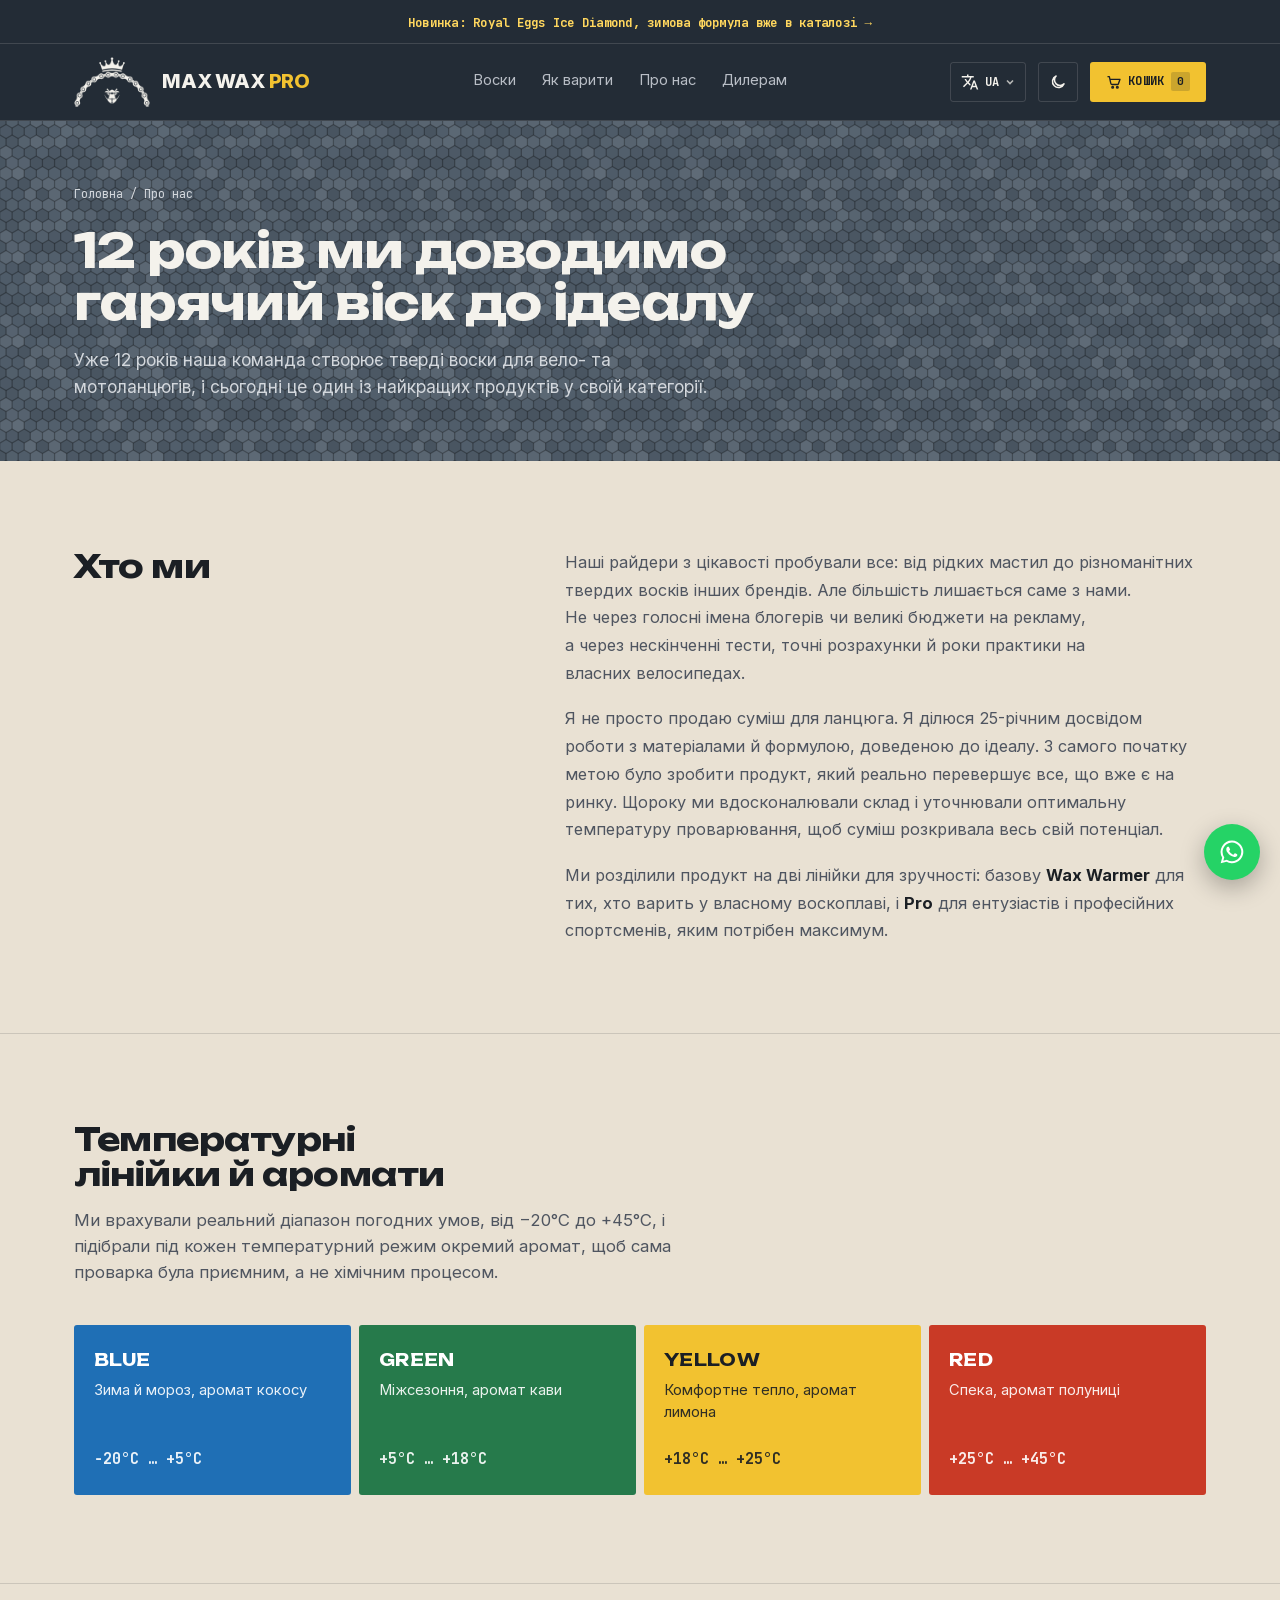
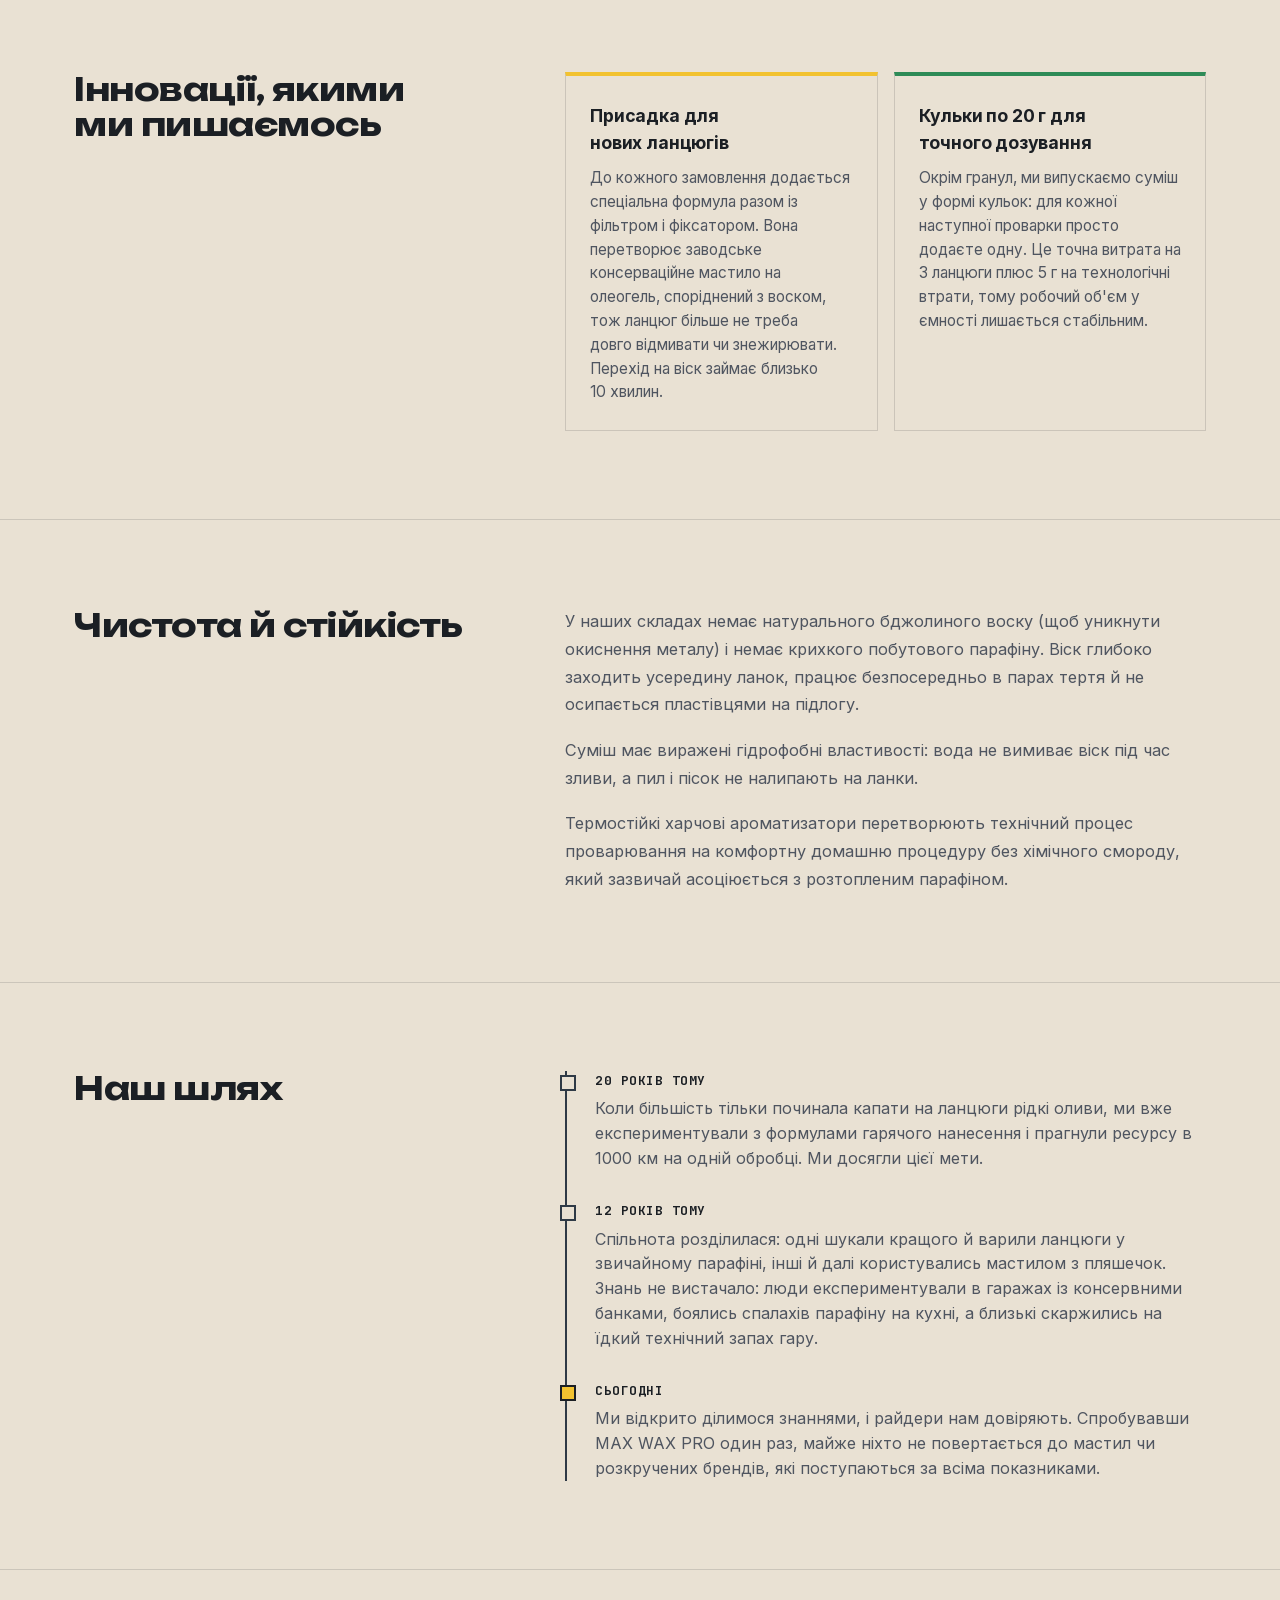
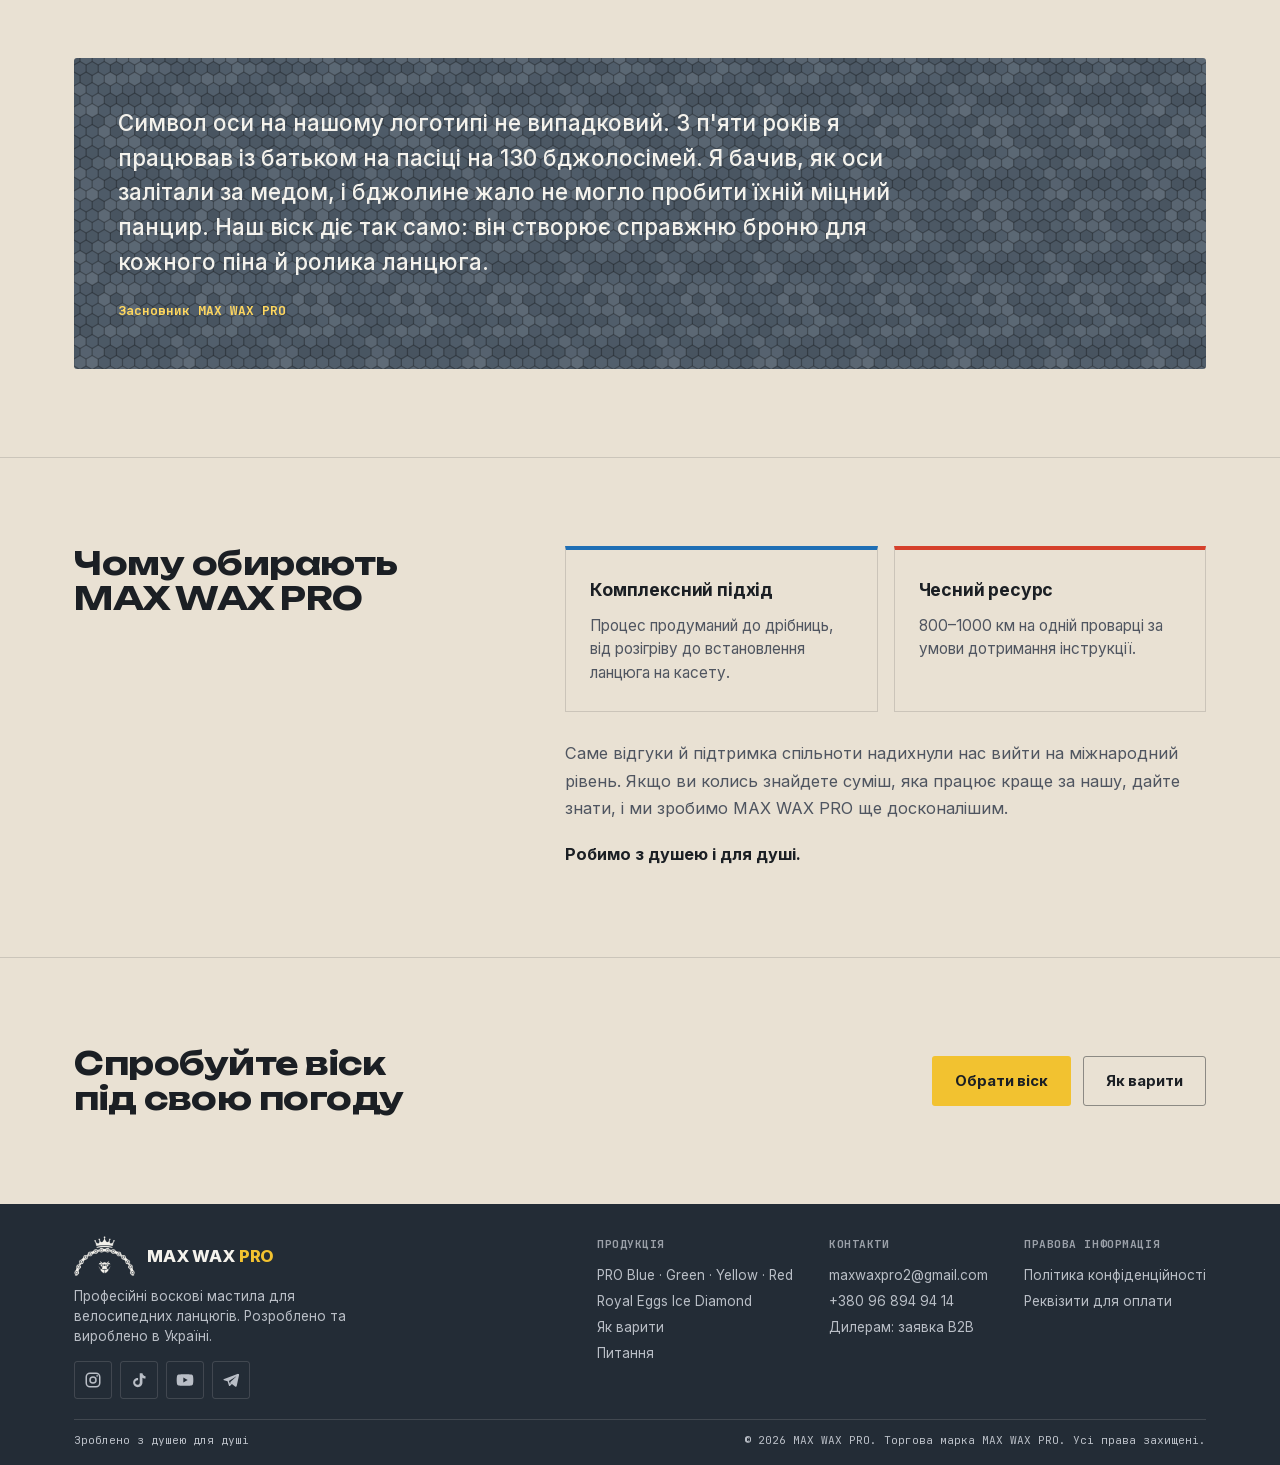
<file: about.html>
<!DOCTYPE html>
<html lang="uk" data-lang="uk">
<head>
<meta charset="UTF-8">
<meta name="viewport" content="width=device-width, initial-scale=1.0">
<title data-uk="Про нас | MAX WAX PRO" data-en="About us | MAX WAX PRO">Про нас | MAX WAX PRO</title>
<meta name="description" content="Історія MAX WAX PRO: 12 років розробки твердого воску для вело- та мотоланцюгів, температурні лінійки, аромати та інновації.">
<meta name="robots" content="index, follow">
<link rel="icon" type="image/png" sizes="32x32" href="/favicon-32.png">
<link rel="apple-touch-icon" href="/apple-touch-icon.png">
<meta name="theme-color" content="#2f3a46">
<script>(function(){var r=document.documentElement,t=null;try{t=localStorage.getItem('mwp-theme');}catch(e){}if(t==='dark'||t==='light'){r.setAttribute('data-theme',t);}var d=t||(window.matchMedia&&matchMedia('(prefers-color-scheme: dark)').matches?'dark':'light');r.setAttribute('data-theme-eff',d);})();</script>
<link rel="preload" href="/fonts/inter-cyrillic.woff2" as="font" type="font/woff2" crossorigin>
<link rel="preload" href="/fonts/unbounded-cyrillic.woff2" as="font" type="font/woff2" crossorigin>
<link rel="stylesheet" href="/fonts/fonts.css">
<link rel="stylesheet" href="/site.css">
</head>
<body>

<div class="announce-bar">
  <a href="/#ice-diamond" class="announce-link" data-uk="Новинка: Royal Eggs Ice Diamond, зимова формула вже в каталозі →" data-en="New: Royal Eggs Ice Diamond, the winter formula is now in the catalogue →">Новинка: Royal Eggs Ice Diamond, зимова формула вже в каталозі →</a>
</div>

<header>
  <div class="wrap nav">
    <a class="brand" href="/">
      <span class="logo-mark" role="img" aria-label="MAX WAX PRO"></span>
      <span class="brand-word">MAX WAX <span>PRO</span></span>
    </a>
    <nav class="links">
      <a href="/#products" data-uk="Воски" data-en="Waxes">Воски</a>
      <a href="/how" data-uk="Як варити" data-en="How to wax">Як варити</a>
      <a href="/about" aria-current="page" data-uk="Про нас" data-en="About us">Про нас</a>
      <a href="/#dealers" data-uk="Дилерам" data-en="Dealers">Дилерам</a>
    </nav>
    <div class="nav-right">
      <div class="lang-menu">
        <button class="lang-trigger" id="langTrigger" type="button" aria-haspopup="true" aria-expanded="false" aria-controls="langList" aria-label="Мова / Language"><svg width="18" height="18" viewBox="0 0 24 24" fill="currentColor" aria-hidden="true"><path d="M12.87 15.07l-2.54-2.51.03-.03c1.74-1.94 2.98-4.17 3.71-6.53H17V4h-7V2H8v2H1v1.99h11.17C11.5 7.92 10.44 9.75 9 11.35 8.07 10.32 7.3 9.19 6.69 8h-2c.73 1.63 1.73 3.17 2.98 4.56l-5.09 5.02L4 19l5-5 3.11 3.11.76-2.04zM18.5 10h-2L12 22h2l1.12-3h4.75L21 22h2l-4.5-12zm-2.62 7l1.62-4.33L19.12 17h-3.24z"/></svg><span class="lang-cur">UA</span><svg class="chev" width="10" height="10" viewBox="0 0 10 10" fill="none" stroke="currentColor" stroke-width="1.6" aria-hidden="true"><path d="M2 3.5l3 3 3-3"/></svg></button>
        <div class="lang-list" id="langList" hidden>
          <button class="lang-btn active" data-lang="uk" type="button" lang="uk">Українська</button>
          <button class="lang-btn" data-lang="en" type="button" lang="en">English</button>
        </div>
      </div>
      <button class="theme-btn" type="button" data-theme-toggle aria-label="Темна або світла тема / Dark or light theme"><svg class="i-moon" width="18" height="18" viewBox="0 0 24 24" fill="none" stroke="currentColor" stroke-width="2" stroke-linecap="round" stroke-linejoin="round" aria-hidden="true"><path d="M20 14.5A8 8 0 1 1 9.5 4a6.5 6.5 0 0 0 10.5 10.5z"/></svg><svg class="i-sun" width="18" height="18" viewBox="0 0 24 24" fill="none" stroke="currentColor" stroke-width="2" stroke-linecap="round" aria-hidden="true"><circle cx="12" cy="12" r="4.2"/><path d="M12 2.5v2.2M12 19.3v2.2M2.5 12h2.2M19.3 12h2.2M5.3 5.3l1.6 1.6M17.1 17.1l1.6 1.6M18.7 5.3l-1.6 1.6M6.9 17.1l-1.6 1.6"/></svg></button>
      <a class="cart-btn" href="/#products" aria-label="Кошик"><svg width="16" height="16" viewBox="0 0 24 24" fill="none" stroke="currentColor" stroke-width="2" stroke-linecap="round" stroke-linejoin="round" aria-hidden="true"><path d="M3 4h2l2.2 10.2a2 2 0 0 0 2 1.6h7.6a2 2 0 0 0 2-1.5L21 8H6.2"/><circle cx="10" cy="20" r="1.3"/><circle cx="17" cy="20" r="1.3"/></svg> <span data-uk="КОШИК" data-en="CART">КОШИК</span> <span class="cart-count" id="cartCount">0</span></a>
      <button class="menu-toggle" id="menuToggle" type="button" aria-label="Меню" aria-expanded="false" aria-controls="mobilePanel">
        <span></span><span></span><span></span>
      </button>
    </div>
  </div>
  <div class="mobile-panel" id="mobilePanel">
    <a href="/#products" data-uk="Воски" data-en="Waxes">Воски</a>
      <a href="/how" data-uk="Як варити" data-en="How to wax">Як варити</a>
      <a href="/about" aria-current="page" data-uk="Про нас" data-en="About us">Про нас</a>
      <a href="/#dealers" data-uk="Дилерам" data-en="Dealers">Дилерам</a>
    <div class="mobile-tools">
      <button class="lang-btn" data-lang="uk" type="button" lang="uk">Українська</button>
      <button class="lang-btn" data-lang="en" type="button" lang="en">English</button>
      <button class="theme-btn" type="button" data-theme-toggle aria-label="Темна або світла тема / Dark or light theme"><svg class="i-moon" width="18" height="18" viewBox="0 0 24 24" fill="none" stroke="currentColor" stroke-width="2" stroke-linecap="round" stroke-linejoin="round" aria-hidden="true"><path d="M20 14.5A8 8 0 1 1 9.5 4a6.5 6.5 0 0 0 10.5 10.5z"/></svg><svg class="i-sun" width="18" height="18" viewBox="0 0 24 24" fill="none" stroke="currentColor" stroke-width="2" stroke-linecap="round" aria-hidden="true"><circle cx="12" cy="12" r="4.2"/><path d="M12 2.5v2.2M12 19.3v2.2M2.5 12h2.2M19.3 12h2.2M5.3 5.3l1.6 1.6M17.1 17.1l1.6 1.6M18.7 5.3l-1.6 1.6M6.9 17.1l-1.6 1.6"/></svg></button>
    </div>
  </div>
</header>

<main>
  <section class="page-hero s-wall-light">
    <div class="wrap">
      <div class="crumbs"><a href="/" data-uk="Головна" data-en="Home">Головна</a> / <span data-uk="Про нас" data-en="About us">Про нас</span></div>
      <h1 data-uk="12 років ми доводимо гарячий віск до ідеалу" data-en="12 years perfecting hot wax">12 років ми доводимо гарячий віск до ідеалу</h1>
      <p class="lede" data-uk="Уже 12 років наша команда створює тверді воски для вело- та мотоланцюгів, і сьогодні це один із найкращих продуктів у своїй категорії." data-en="For 12 years now our team has been making solid wax for bicycle and motorcycle chains, and today it&#x27;s one of the best products in its category.">Уже 12 років наша команда створює тверді воски для вело- та мотоланцюгів, і сьогодні це один із найкращих продуктів у своїй категорії.</p>
    </div>
  </section>
  <section class="sec s-ground">
    <div class="wrap split">
      <h2 data-uk="Хто ми" data-en="Who we are">Хто ми</h2>
      <div class="prose">
        <p data-uk="Наші райдери з цікавості пробували все: від рідких мастил до різноманітних твердих восків інших брендів. Але більшість лишається саме з нами. Не через голосні імена блогерів чи великі бюджети на рекламу, а через нескінченні тести, точні розрахунки й роки практики на власних велосипедах." data-en="Out of curiosity, our riders have tried everything: from liquid lubes to various solid waxes from other brands. But most of them stay with us. Not because of loud blogger names or big ad budgets, but because of endless testing, precise calculations, and years of practice on our own bikes.">Наші райдери з цікавості пробували все: від рідких мастил до різноманітних твердих восків інших брендів. Але більшість лишається саме з нами. Не через голосні імена блогерів чи великі бюджети на рекламу, а через нескінченні тести, точні розрахунки й роки практики на власних велосипедах.</p>
        <p data-uk="Я не просто продаю суміш для ланцюга. Я ділюся 25-річним досвідом роботи з матеріалами й формулою, доведеною до ідеалу. З самого початку метою було зробити продукт, який реально перевершує все, що вже є на ринку. Щороку ми вдосконалювали склад і уточнювали оптимальну температуру проварювання, щоб суміш розкривала весь свій потенціал." data-en="I&#x27;m not just selling a chain mix. I&#x27;m sharing 25 years of hands-on material science and a formula refined to its limit. From the very start, the goal was to make a product that genuinely outperforms everything already on the market. Every year we refined the formula and fine-tuned the optimal treatment temperature so the mix reaches its full potential.">Я не просто продаю суміш для ланцюга. Я ділюся 25-річним досвідом роботи з матеріалами й формулою, доведеною до ідеалу. З самого початку метою було зробити продукт, який реально перевершує все, що вже є на ринку. Щороку ми вдосконалювали склад і уточнювали оптимальну температуру проварювання, щоб суміш розкривала весь свій потенціал.</p>
        <p data-uk-html="Ми розділили продукт на дві лінійки для зручності: базову &lt;strong&gt;Wax Warmer&lt;/strong&gt; для тих, хто варить у власному воскоплаві, і &lt;strong&gt;Pro&lt;/strong&gt; для ентузіастів і професійних спортсменів, яким потрібен максимум." data-en-html="We split the product into two lines for convenience: the base &lt;strong&gt;Wax Warmer&lt;/strong&gt; for anyone treating chains in their own wax pot, and &lt;strong&gt;Pro&lt;/strong&gt; for enthusiasts and professional athletes who need the maximum.">Ми розділили продукт на дві лінійки для зручності: базову <strong>Wax Warmer</strong> для тих, хто варить у власному воскоплаві, і <strong>Pro</strong> для ентузіастів і професійних спортсменів, яким потрібен максимум.</p>
      </div>
    </div>
  </section>
  <section class="sec s-ground">
    <div class="wrap">
      <div class="sec-head">
        <h2 data-uk="Температурні лінійки й аромати" data-en="Temperature lines and scents">Температурні лінійки й аромати</h2>
        <p data-uk="Ми врахували реальний діапазон погодних умов, від −20°C до +45°C, і підібрали під кожен температурний режим окремий аромат, щоб сама проварка була приємним, а не хімічним процесом." data-en="We accounted for the real range of weather conditions, from −20°C to +45°C, and matched each temperature mode with its own scent, so the treatment itself feels pleasant rather than chemical.">Ми врахували реальний діапазон погодних умов, від −20°C до +45°C, і підібрали під кожен температурний режим окремий аромат, щоб сама проварка була приємним, а не хімічним процесом.</p>
      </div>
      <div class="tones">
        <div class="tone blue"><b>BLUE</b><span data-uk="Зима й мороз, аромат кокосу" data-en="Winter and frost, coconut scent">Зима й мороз, аромат кокосу</span><span class="r">−20°C … +5°C</span></div>
        <div class="tone green"><b>GREEN</b><span data-uk="Міжсезоння, аромат кави" data-en="Shoulder season, coffee scent">Міжсезоння, аромат кави</span><span class="r">+5°C … +18°C</span></div>
        <div class="tone yellow"><b>YELLOW</b><span data-uk="Комфортне тепло, аромат лимона" data-en="Comfortable warmth, lemon scent">Комфортне тепло, аромат лимона</span><span class="r">+18°C … +25°C</span></div>
        <div class="tone red"><b>RED</b><span data-uk="Спека, аромат полуниці" data-en="Heat, strawberry scent">Спека, аромат полуниці</span><span class="r">+25°C … +45°C</span></div>
      </div>
    </div>
  </section>
  <section class="sec s-ground">
    <div class="wrap split">
      <h2 data-uk="Інновації, якими ми пишаємось" data-en="Innovations we&#x27;re proud of">Інновації, якими ми пишаємось</h2>
      <div class="cards">
        <div class="card" style="--c:var(--yellow)"><h3 data-uk="Присадка для нових ланцюгів" data-en="New-chain additive">Присадка для нових ланцюгів</h3><p data-uk="До кожного замовлення додається спеціальна формула разом із фільтром і фіксатором. Вона перетворює заводське консерваційне мастило на олеогель, споріднений з воском, тож ланцюг більше не треба довго відмивати чи знежирювати. Перехід на віск займає близько 10 хвилин." data-en="Every order includes a special formula along with a filter and a holder. It turns the factory preservative grease into an oleogel that is compatible with wax, so the chain no longer needs long washing or degreasing. Switching to wax takes about 10 minutes.">До кожного замовлення додається спеціальна формула разом із фільтром і фіксатором. Вона перетворює заводське консерваційне мастило на олеогель, споріднений з воском, тож ланцюг більше не треба довго відмивати чи знежирювати. Перехід на віск займає близько 10 хвилин.</p></div>
        <div class="card" style="--c:var(--green)"><h3 data-uk="Кульки по 20 г для точного дозування" data-en="20 g balls for precise dosing">Кульки по 20 г для точного дозування</h3><p data-uk="Окрім гранул, ми випускаємо суміш у формі кульок: для кожної наступної проварки просто додаєте одну. Це точна витрата на 3 ланцюги плюс 5 г на технологічні втрати, тому робочий об&#x27;єм у ємності лишається стабільним." data-en="Besides pellets, we make the mix as balls: for each next treatment you simply add one. That is the exact amount for 3 chains plus 5 g for process losses, so the working volume in the pot stays steady.">Окрім гранул, ми випускаємо суміш у формі кульок: для кожної наступної проварки просто додаєте одну. Це точна витрата на 3 ланцюги плюс 5 г на технологічні втрати, тому робочий об&#x27;єм у ємності лишається стабільним.</p></div>
      </div>
    </div>
  </section>
  <section class="sec s-ground">
    <div class="wrap split">
      <h2 data-uk="Чистота й стійкість" data-en="Purity and resistance">Чистота й стійкість</h2>
      <div class="prose">
        <p data-uk="У наших складах немає натурального бджолиного воску (щоб уникнути окиснення металу) і немає крихкого побутового парафіну. Віск глибоко заходить усередину ланок, працює безпосередньо в парах тертя й не осипається пластівцями на підлогу." data-en="Our formulas contain no natural beeswax (to avoid metal oxidation) and no brittle household paraffin. The wax penetrates deep into the links, works directly at the friction surfaces, and doesn&#x27;t flake off onto the floor.">У наших складах немає натурального бджолиного воску (щоб уникнути окиснення металу) і немає крихкого побутового парафіну. Віск глибоко заходить усередину ланок, працює безпосередньо в парах тертя й не осипається пластівцями на підлогу.</p>
        <p data-uk="Суміш має виражені гідрофобні властивості: вода не вимиває віск під час зливи, а пил і пісок не налипають на ланки." data-en="The mix has pronounced hydrophobic properties: rain doesn&#x27;t wash the wax out, and dust or sand don&#x27;t stick to the links.">Суміш має виражені гідрофобні властивості: вода не вимиває віск під час зливи, а пил і пісок не налипають на ланки.</p>
        <p data-uk="Термостійкі харчові ароматизатори перетворюють технічний процес проварювання на комфортну домашню процедуру без хімічного смороду, який зазвичай асоціюється з розтопленим парафіном." data-en="Heat-stable, food-grade fragrances turn the technical treatment process into a comfortable at-home routine without the chemical stench usually associated with melted paraffin.">Термостійкі харчові ароматизатори перетворюють технічний процес проварювання на комфортну домашню процедуру без хімічного смороду, який зазвичай асоціюється з розтопленим парафіном.</p>
      </div>
    </div>
  </section>
  <section class="sec s-ground">
    <div class="wrap split">
      <h2 data-uk="Наш шлях" data-en="Our journey">Наш шлях</h2>
      <ol class="timeline">
        <li><span class="y" data-uk="20 років тому" data-en="20 years ago">20 років тому</span><p data-uk="Коли більшість тільки починала капати на ланцюги рідкі оливи, ми вже експериментували з формулами гарячого нанесення і прагнули ресурсу в 1000 км на одній обробці. Ми досягли цієї мети." data-en="While most people were just starting to drip liquid oils onto their chains, we were already experimenting with hot-application formulas, chasing a 1000 km range per treatment. We reached that goal.">Коли більшість тільки починала капати на ланцюги рідкі оливи, ми вже експериментували з формулами гарячого нанесення і прагнули ресурсу в 1000 км на одній обробці. Ми досягли цієї мети.</p></li>
        <li><span class="y" data-uk="12 років тому" data-en="12 years ago">12 років тому</span><p data-uk="Спільнота розділилася: одні шукали кращого й варили ланцюги у звичайному парафіні, інші й далі користувались мастилом з пляшечок. Знань не вистачало: люди експериментували в гаражах із консервними банками, боялись спалахів парафіну на кухні, а близькі скаржились на їдкий технічний запах гару." data-en="The community split: some looked for something better and treated chains in plain paraffin, others kept using bottled lube. Knowledge was scarce: people experimented in garages with tin cans, feared paraffin flare-ups in the kitchen, and their families complained about the acrid technical smell.">Спільнота розділилася: одні шукали кращого й варили ланцюги у звичайному парафіні, інші й далі користувались мастилом з пляшечок. Знань не вистачало: люди експериментували в гаражах із консервними банками, боялись спалахів парафіну на кухні, а близькі скаржились на їдкий технічний запах гару.</p></li>
        <li><span class="y" data-uk="Сьогодні" data-en="Today">Сьогодні</span><p data-uk="Ми відкрито ділимося знаннями, і райдери нам довіряють. Спробувавши MAX WAX PRO один раз, майже ніхто не повертається до мастил чи розкручених брендів, які поступаються за всіма показниками." data-en="We share our knowledge openly, and riders trust us for it. Once someone tries MAX WAX PRO, almost no one goes back to lubes or hyped brands that fall short on every metric.">Ми відкрито ділимося знаннями, і райдери нам довіряють. Спробувавши MAX WAX PRO один раз, майже ніхто не повертається до мастил чи розкручених брендів, які поступаються за всіма показниками.</p></li>
      </ol>
    </div>
  </section>
  <section class="sec s-ground">
    <div class="wrap">
      <div class="quote s-wall-light">
        <p data-uk="Символ оси на нашому логотипі не випадковий. З п&#x27;яти років я працював із батьком на пасіці на 130 бджолосімей. Я бачив, як оси залітали за медом, і бджолине жало не могло пробити їхній міцний панцир. Наш віск діє так само: він створює справжню броню для кожного піна й ролика ланцюга." data-en="The wasp on our logo isn&#x27;t there by chance. From the age of five I worked with my father at an apiary of 130 bee colonies. I watched wasps raid the hives for honey, and the bees&#x27; stingers simply couldn&#x27;t pierce their tough armour. Our wax works the same way: it builds real armor for every pin and roller in the chain.">Символ оси на нашому логотипі не випадковий. З п&#x27;яти років я працював із батьком на пасіці на 130 бджолосімей. Я бачив, як оси залітали за медом, і бджолине жало не могло пробити їхній міцний панцир. Наш віск діє так само: він створює справжню броню для кожного піна й ролика ланцюга.</p>
        <div class="who" data-uk="Засновник MAX WAX PRO" data-en="Founder, MAX WAX PRO">Засновник MAX WAX PRO</div>
      </div>
    </div>
  </section>
  <section class="sec s-ground">
    <div class="wrap split">
      <h2 data-uk="Чому обирають MAX WAX PRO" data-en="Why riders choose MAX WAX PRO">Чому обирають MAX WAX PRO</h2>
      <div>
        <div class="cards">
          <div class="card" style="--c:var(--blue)"><h3 data-uk="Комплексний підхід" data-en="A complete approach">Комплексний підхід</h3><p data-uk="Процес продуманий до дрібниць, від розігріву до встановлення ланцюга на касету." data-en="Every step is thought through, from heating to fitting the chain back on the cassette.">Процес продуманий до дрібниць, від розігріву до встановлення ланцюга на касету.</p></div>
          <div class="card" style="--c:var(--red)"><h3 data-uk="Чесний ресурс" data-en="Honest mileage">Чесний ресурс</h3><p data-uk="800–1000 км на одній проварці за умови дотримання інструкції." data-en="800–1000 km per treatment when you follow the instructions.">800–1000 км на одній проварці за умови дотримання інструкції.</p></div>
        </div>
        <div class="prose" style="margin-top:28px">
          <p data-uk="Саме відгуки й підтримка спільноти надихнули нас вийти на міжнародний рівень. Якщо ви колись знайдете суміш, яка працює краще за нашу, дайте знати, і ми зробимо MAX WAX PRO ще досконалішим." data-en="It was your feedback and the community&#x27;s support that inspired us to go international. If you ever find a mix that works better than ours, let us know, and we&#x27;ll make MAX WAX PRO even better.">Саме відгуки й підтримка спільноти надихнули нас вийти на міжнародний рівень. Якщо ви колись знайдете суміш, яка працює краще за нашу, дайте знати, і ми зробимо MAX WAX PRO ще досконалішим.</p>
          <p style="font-weight:700;color:var(--ink-dark)" data-uk="Робимо з душею і для душі." data-en="Made with soul, for the soul.">Робимо з душею і для душі.</p>
        </div>
      </div>
    </div>
  </section>
  <section class="sec s-ground">
    <div class="wrap cta-band">
      <h2 data-uk="Спробуйте віск під свою погоду" data-en="Try the wax for your weather">Спробуйте віск під свою погоду</h2>
      <div class="acts">
        <a class="btn btn-accent" href="/#products" data-uk="Обрати віск" data-en="Choose a wax">Обрати віск</a>
        <a class="btn btn-line-dark" href="/how" data-uk="Як варити" data-en="How to wax">Як варити</a>
      </div>
    </div>
  </section>
</main>

<footer>
  <div class="wrap">
    <div class="foot-top">
      <div>
        <a class="brand" href="/">
          <span class="logo-mark logo-mark--footer" role="img" aria-label="MAX WAX PRO"></span>
          <span class="brand-word">MAX WAX <span>PRO</span></span>
        </a>
        <p data-uk="Професійні воскові мастила для велосипедних ланцюгів. Розроблено та вироблено в Україні." data-en="Professional hot wax lubricants for bicycle chains. Designed and made in Ukraine.">Професійні воскові мастила для велосипедних ланцюгів. Розроблено та вироблено в Україні.</p>
        <div class="foot-social">
          <a href="https://www.instagram.com/max.waxpro" target="_blank" rel="noopener" aria-label="Instagram" title="Instagram"><svg width="18" height="18" viewBox="0 0 24 24" fill="none" stroke="currentColor" stroke-width="2" aria-hidden="true"><rect x="3" y="3" width="18" height="18" rx="5"/><circle cx="12" cy="12" r="4"/><circle cx="17.5" cy="6.5" r="1.1" fill="currentColor" stroke="none"/></svg></a>
          <a href="https://www.tiktok.com/@maxwaxpro" target="_blank" rel="noopener" aria-label="TikTok" title="TikTok"><svg width="18" height="18" viewBox="0 0 24 24" fill="currentColor" aria-hidden="true"><path d="M16.6 3c.4 2.2 1.9 3.8 4.1 4v3.1c-1.5 0-2.9-.4-4.1-1.2v6.4c0 3.6-2.8 6.2-6.2 6.2S4.2 18.9 4.2 15.4c0-3.6 3-6.3 6.6-6.1v3.2c-.3-.1-.6-.1-.9-.1-1.6 0-3 1.3-3 3s1.3 3 3 3 3.1-1.3 3.1-3.2V3h3.6z"/></svg></a>
          <a href="https://www.youtube.com/@maxwaxpro" target="_blank" rel="noopener" aria-label="YouTube" title="YouTube"><svg width="20" height="20" viewBox="0 0 24 24" fill="currentColor" aria-hidden="true"><path d="M21.6 7.2a2.6 2.6 0 0 0-1.8-1.8C18.2 5 12 5 12 5s-6.2 0-7.8.4A2.6 2.6 0 0 0 2.4 7.2 27 27 0 0 0 2 12a27 27 0 0 0 .4 4.8 2.6 2.6 0 0 0 1.8 1.8C5.8 19 12 19 12 19s6.2 0 7.8-.4a2.6 2.6 0 0 0 1.8-1.8A27 27 0 0 0 22 12a27 27 0 0 0-.4-4.8zM10 15V9l5.2 3z"/></svg></a>
          <a href="https://t.me/+UKmDAg-wsNczZWYy" target="_blank" rel="noopener" aria-label="Telegram" title="Telegram"><svg width="18" height="18" viewBox="0 0 24 24" fill="currentColor" aria-hidden="true"><path d="M21.4 3.6 2.9 10.7c-1.3.5-1.2 1.2-.2 1.5l4.7 1.5 1.8 5.6c.2.6.4.8.8.8.4 0 .6-.2.9-.5l2.3-2.2 4.7 3.5c.9.5 1.5.2 1.7-.8l3.1-14.5c.3-1.3-.5-1.9-1.3-1.5zM9.2 13.3l9-5.7c.4-.3.8-.1.5.2l-7.5 6.8-.3 3.2-1.7-4.5z"/></svg></a>
        </div>
      </div>
      <div class="foot-cols">
        <div class="foot-col">
          <h4 data-uk="Продукція" data-en="Products">Продукція</h4>
          <div><a href="/#products">PRO Blue · Green · Yellow · Red</a></div>
          <div><a href="/#ice-diamond">Royal Eggs Ice Diamond</a></div>
          <div><a href="/how" data-uk="Як варити" data-en="How to wax">Як варити</a></div>
          <div><a href="/faq" data-uk="Питання" data-en="FAQ">Питання</a></div>
        </div>
        <div class="foot-col">
          <h4 data-uk="Контакти" data-en="Contacts">Контакти</h4>
          <div><a href="mailto:maxwaxpro2@gmail.com">maxwaxpro2@gmail.com</a></div>
          <div><a href="tel:+380968949414">+380 96 894 94 14</a></div>
          <div><span data-uk="Дилерам:" data-en="Dealers:">Дилерам:</span> <a href="/#dealers" data-uk="заявка B2B" data-en="B2B application">заявка B2B</a></div>
        </div>
        <div class="foot-col">
          <h4 data-uk="Правова інформація" data-en="Legal">Правова інформація</h4>
          <div><a href="/privacy" data-uk="Політика конфіденційності" data-en="Privacy policy">Політика конфіденційності</a></div>
          <div><a href="/requisites" data-uk="Реквізити для оплати" data-en="Payment details">Реквізити для оплати</a></div>
        </div>
      </div>
    </div>
    <div class="foot-bottom">
      <span data-uk="Зроблено з душею для душі" data-en="With soul for the soul">Зроблено з душею для душі</span>
      <span data-uk="© 2026 MAX WAX PRO. Торгова марка MAX WAX PRO. Усі права захищені." data-en="© 2026 MAX WAX PRO. MAX WAX PRO is a trademark. All rights reserved.">© 2026 MAX WAX PRO. Торгова марка MAX WAX PRO. Усі права захищені.</span>
    </div>
  </div>
</footer>
<a class="wa-float" href="https://wa.me/380968949414?text=%D0%92%D1%96%D1%82%D0%B0%D1%8E%21%20%D0%9F%D0%B8%D1%82%D0%B0%D0%BD%D0%BD%D1%8F%20%D1%89%D0%BE%D0%B4%D0%BE%20MAX%20WAX%20PRO" target="_blank" rel="noopener" aria-label="Написати в WhatsApp / Message us on WhatsApp" title="WhatsApp"><svg width="28" height="28" viewBox="0 0 24 24" fill="currentColor" aria-hidden="true"><path d="M12 2.2A9.7 9.7 0 0 0 3.6 16.8L2.3 21.7l5-1.3A9.7 9.7 0 1 0 12 2.2zm0 17.7a8 8 0 0 1-4.1-1.1l-.3-.2-3 .8.8-2.9-.2-.3A8 8 0 1 1 12 19.9zm4.4-6c-.2-.1-1.4-.7-1.7-.8-.2-.1-.4-.1-.5.1l-.8 1c-.1.2-.3.2-.5.1a6.6 6.6 0 0 1-3.3-2.9c-.2-.4.3-.4.7-1.3.1-.2 0-.3 0-.4l-.8-1.8c-.2-.5-.4-.4-.5-.4h-.5c-.2 0-.4.1-.6.3-.2.2-.8.8-.8 2s.8 2.3.9 2.4c.1.2 1.6 2.5 4 3.5 1.5.6 2.1.7 2.8.6.5-.1 1.4-.6 1.6-1.1.2-.5.2-1 .1-1.1l-.4-.2z"/></svg></a>

<script src="/site.js"></script>
</body>
</html>
</file>
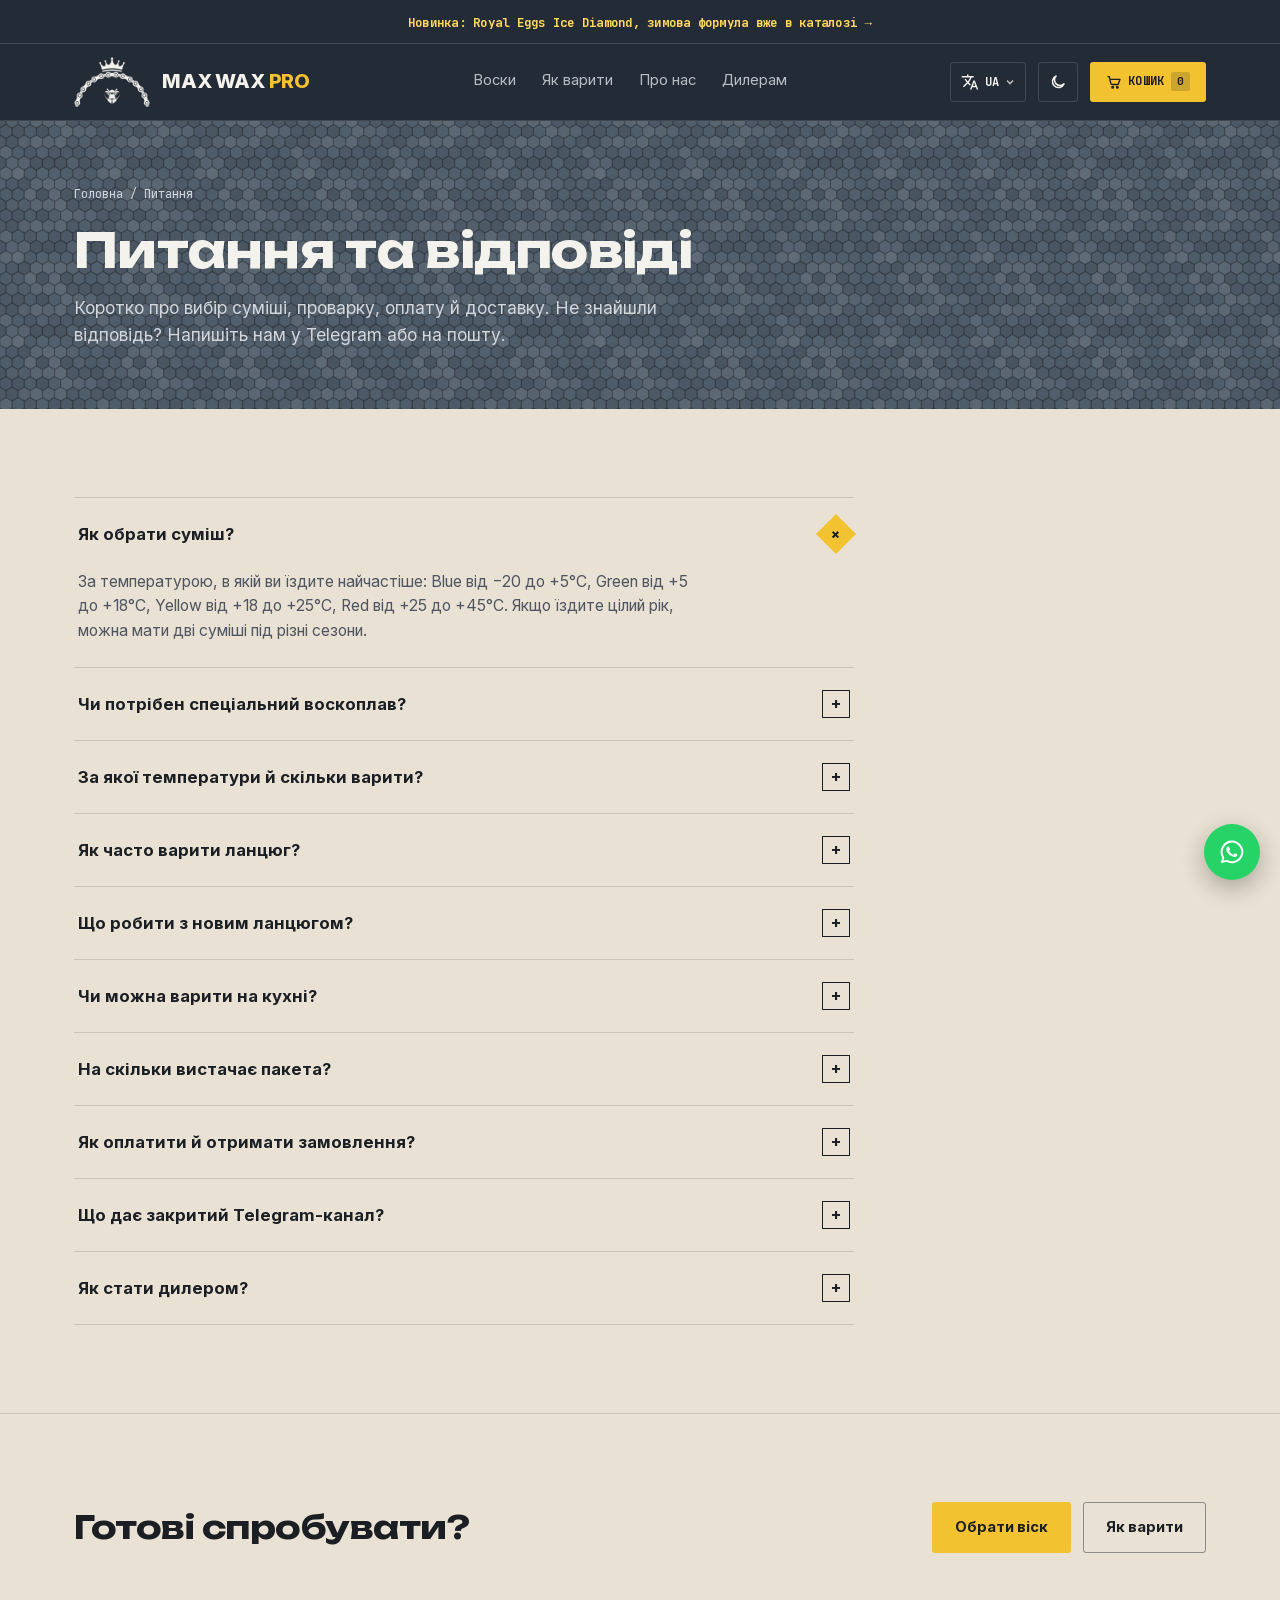
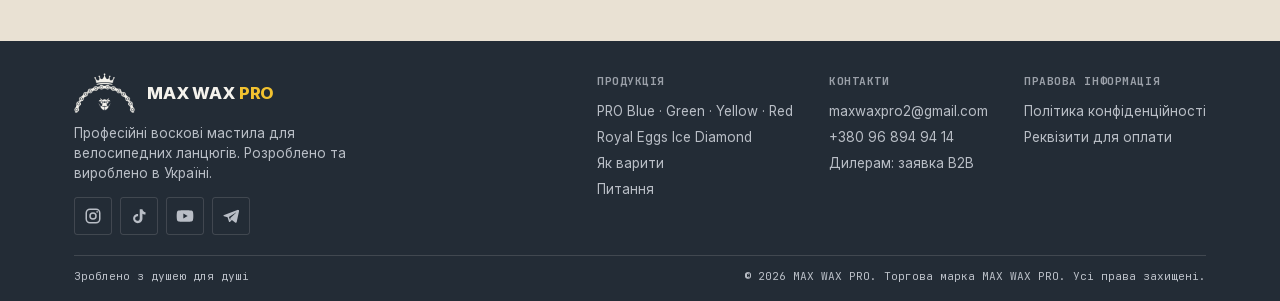
<file: faq.html>
<!DOCTYPE html>
<html lang="uk" data-lang="uk">
<head>
<meta charset="UTF-8">
<meta name="viewport" content="width=device-width, initial-scale=1.0">
<title data-uk="Питання | MAX WAX PRO" data-en="FAQ | MAX WAX PRO">Питання | MAX WAX PRO</title>
<meta name="description" content="Відповіді на часті питання про MAX WAX PRO: вибір суміші, проварка, оплата, доставка, дилерам.">
<meta name="robots" content="index, follow">
<link rel="icon" type="image/png" sizes="32x32" href="/favicon-32.png">
<link rel="apple-touch-icon" href="/apple-touch-icon.png">
<meta name="theme-color" content="#2f3a46">
<script>(function(){var r=document.documentElement,t=null;try{t=localStorage.getItem('mwp-theme');}catch(e){}if(t==='dark'||t==='light'){r.setAttribute('data-theme',t);}var d=t||(window.matchMedia&&matchMedia('(prefers-color-scheme: dark)').matches?'dark':'light');r.setAttribute('data-theme-eff',d);})();</script>
<link rel="preload" href="/fonts/inter-cyrillic.woff2" as="font" type="font/woff2" crossorigin>
<link rel="preload" href="/fonts/unbounded-cyrillic.woff2" as="font" type="font/woff2" crossorigin>
<link rel="stylesheet" href="/fonts/fonts.css">
<link rel="stylesheet" href="/site.css">
</head>
<body>

<div class="announce-bar">
  <a href="/#ice-diamond" class="announce-link" data-uk="Новинка: Royal Eggs Ice Diamond, зимова формула вже в каталозі →" data-en="New: Royal Eggs Ice Diamond, the winter formula is now in the catalogue →">Новинка: Royal Eggs Ice Diamond, зимова формула вже в каталозі →</a>
</div>

<header>
  <div class="wrap nav">
    <a class="brand" href="/">
      <span class="logo-mark" role="img" aria-label="MAX WAX PRO"></span>
      <span class="brand-word">MAX WAX <span>PRO</span></span>
    </a>
    <nav class="links">
      <a href="/#products" data-uk="Воски" data-en="Waxes">Воски</a>
      <a href="/how" data-uk="Як варити" data-en="How to wax">Як варити</a>
      <a href="/about" data-uk="Про нас" data-en="About us">Про нас</a>
      <a href="/#dealers" data-uk="Дилерам" data-en="Dealers">Дилерам</a>
    </nav>
    <div class="nav-right">
      <div class="lang-menu">
        <button class="lang-trigger" id="langTrigger" type="button" aria-haspopup="true" aria-expanded="false" aria-controls="langList" aria-label="Мова / Language"><svg width="18" height="18" viewBox="0 0 24 24" fill="currentColor" aria-hidden="true"><path d="M12.87 15.07l-2.54-2.51.03-.03c1.74-1.94 2.98-4.17 3.71-6.53H17V4h-7V2H8v2H1v1.99h11.17C11.5 7.92 10.44 9.75 9 11.35 8.07 10.32 7.3 9.19 6.69 8h-2c.73 1.63 1.73 3.17 2.98 4.56l-5.09 5.02L4 19l5-5 3.11 3.11.76-2.04zM18.5 10h-2L12 22h2l1.12-3h4.75L21 22h2l-4.5-12zm-2.62 7l1.62-4.33L19.12 17h-3.24z"/></svg><span class="lang-cur">UA</span><svg class="chev" width="10" height="10" viewBox="0 0 10 10" fill="none" stroke="currentColor" stroke-width="1.6" aria-hidden="true"><path d="M2 3.5l3 3 3-3"/></svg></button>
        <div class="lang-list" id="langList" hidden>
          <button class="lang-btn active" data-lang="uk" type="button" lang="uk">Українська</button>
          <button class="lang-btn" data-lang="en" type="button" lang="en">English</button>
        </div>
      </div>
      <button class="theme-btn" type="button" data-theme-toggle aria-label="Темна або світла тема / Dark or light theme"><svg class="i-moon" width="18" height="18" viewBox="0 0 24 24" fill="none" stroke="currentColor" stroke-width="2" stroke-linecap="round" stroke-linejoin="round" aria-hidden="true"><path d="M20 14.5A8 8 0 1 1 9.5 4a6.5 6.5 0 0 0 10.5 10.5z"/></svg><svg class="i-sun" width="18" height="18" viewBox="0 0 24 24" fill="none" stroke="currentColor" stroke-width="2" stroke-linecap="round" aria-hidden="true"><circle cx="12" cy="12" r="4.2"/><path d="M12 2.5v2.2M12 19.3v2.2M2.5 12h2.2M19.3 12h2.2M5.3 5.3l1.6 1.6M17.1 17.1l1.6 1.6M18.7 5.3l-1.6 1.6M6.9 17.1l-1.6 1.6"/></svg></button>
      <a class="cart-btn" href="/#products" aria-label="Кошик"><svg width="16" height="16" viewBox="0 0 24 24" fill="none" stroke="currentColor" stroke-width="2" stroke-linecap="round" stroke-linejoin="round" aria-hidden="true"><path d="M3 4h2l2.2 10.2a2 2 0 0 0 2 1.6h7.6a2 2 0 0 0 2-1.5L21 8H6.2"/><circle cx="10" cy="20" r="1.3"/><circle cx="17" cy="20" r="1.3"/></svg> <span data-uk="КОШИК" data-en="CART">КОШИК</span> <span class="cart-count" id="cartCount">0</span></a>
      <button class="menu-toggle" id="menuToggle" type="button" aria-label="Меню" aria-expanded="false" aria-controls="mobilePanel">
        <span></span><span></span><span></span>
      </button>
    </div>
  </div>
  <div class="mobile-panel" id="mobilePanel">
    <a href="/#products" data-uk="Воски" data-en="Waxes">Воски</a>
      <a href="/how" data-uk="Як варити" data-en="How to wax">Як варити</a>
      <a href="/about" data-uk="Про нас" data-en="About us">Про нас</a>
      <a href="/#dealers" data-uk="Дилерам" data-en="Dealers">Дилерам</a>
    <div class="mobile-tools">
      <button class="lang-btn" data-lang="uk" type="button" lang="uk">Українська</button>
      <button class="lang-btn" data-lang="en" type="button" lang="en">English</button>
      <button class="theme-btn" type="button" data-theme-toggle aria-label="Темна або світла тема / Dark or light theme"><svg class="i-moon" width="18" height="18" viewBox="0 0 24 24" fill="none" stroke="currentColor" stroke-width="2" stroke-linecap="round" stroke-linejoin="round" aria-hidden="true"><path d="M20 14.5A8 8 0 1 1 9.5 4a6.5 6.5 0 0 0 10.5 10.5z"/></svg><svg class="i-sun" width="18" height="18" viewBox="0 0 24 24" fill="none" stroke="currentColor" stroke-width="2" stroke-linecap="round" aria-hidden="true"><circle cx="12" cy="12" r="4.2"/><path d="M12 2.5v2.2M12 19.3v2.2M2.5 12h2.2M19.3 12h2.2M5.3 5.3l1.6 1.6M17.1 17.1l1.6 1.6M18.7 5.3l-1.6 1.6M6.9 17.1l-1.6 1.6"/></svg></button>
    </div>
  </div>
</header>

<main>
  <section class="page-hero s-wall-light">
    <div class="wrap">
      <div class="crumbs"><a href="/" data-uk="Головна" data-en="Home">Головна</a> / <span data-uk="Питання" data-en="FAQ">Питання</span></div>
      <h1 data-uk="Питання та відповіді" data-en="Questions and answers">Питання та відповіді</h1>
      <p class="lede" data-uk="Коротко про вибір суміші, проварку, оплату й доставку. Не знайшли відповідь? Напишіть нам у Telegram або на пошту." data-en="Short answers on choosing a blend, waxing, payment and delivery. Didn&#x27;t find your answer? Message us on Telegram or by email.">Коротко про вибір суміші, проварку, оплату й доставку. Не знайшли відповідь? Напишіть нам у Telegram або на пошту.</p>
    </div>
  </section>
  <section class="sec s-ground">
    <div class="wrap">
      <div class="faq">
        <details open>
          <summary><span data-uk="Як обрати суміш?" data-en="How do I choose a blend?">Як обрати суміш?</span><span class="plus" aria-hidden="true">+</span></summary>
          <p data-uk-html="За температурою, в якій ви їздите найчастіше: Blue від −20 до +5°C, Green від +5 до +18°C, Yellow від +18 до +25°C, Red від +25 до +45°C. Якщо їздите цілий рік, можна мати дві суміші під різні сезони." data-en-html="By the temperature you ride in most: Blue from −20 to +5°C, Green from +5 to +18°C, Yellow from +18 to +25°C, Red from +25 to +45°C. If you ride all year, you can keep two blends for different seasons.">За температурою, в якій ви їздите найчастіше: Blue від −20 до +5°C, Green від +5 до +18°C, Yellow від +18 до +25°C, Red від +25 до +45°C. Якщо їздите цілий рік, можна мати дві суміші під різні сезони.</p>
        </details>
        <details>
          <summary><span data-uk="Чи потрібен спеціальний воскоплав?" data-en="Do I need a special wax pot?">Чи потрібен спеціальний воскоплав?</span><span class="plus" aria-hidden="true">+</span></summary>
          <p data-uk-html="Бажано, бо так температура тримається стабільною. Підійде також мультиварка чи ковшик з термометром." data-en-html="It helps, because it keeps the temperature steady. A slow cooker or a pan with a thermometer works too.">Бажано, бо так температура тримається стабільною. Підійде також мультиварка чи ковшик з термометром.</p>
        </details>
        <details>
          <summary><span data-uk="За якої температури й скільки варити?" data-en="What temperature and how long?">За якої температури й скільки варити?</span><span class="plus" aria-hidden="true">+</span></summary>
          <p data-uk-html="Розтопіть суміш до 95°C і тримайте ланцюг у розплаві 3 хвилини. Покроково: &lt;a href=&quot;/how&quot;&gt;як варити&lt;/a&gt;." data-en-html="Melt the mix to 95°C and keep the chain in the melt for 3 minutes. Step by step: &lt;a href=&quot;/how&quot;&gt;how to wax&lt;/a&gt;.">Розтопіть суміш до 95°C і тримайте ланцюг у розплаві 3 хвилини. Покроково: <a href="/how">як варити</a>.</p>
        </details>
        <details>
          <summary><span data-uk="Як часто варити ланцюг?" data-en="How often should I wax?">Як часто варити ланцюг?</span><span class="plus" aria-hidden="true">+</span></summary>
          <p data-uk-html="Суміш PRO тримається 800–1000 км на одній проварці. Для інших лінійок ресурс вказано в описі товару." data-en-html="The PRO mix lasts 800–1000 km per treatment. For other lines, the mileage is given in the product description.">Суміш PRO тримається 800–1000 км на одній проварці. Для інших лінійок ресурс вказано в описі товару.</p>
        </details>
        <details>
          <summary><span data-uk="Що робити з новим ланцюгом?" data-en="What about a new chain?">Що робити з новим ланцюгом?</span><span class="plus" aria-hidden="true">+</span></summary>
          <p data-uk-html="Скористайтесь присадкою для нового ланцюга з комплекту. Вона перетворює заводське мастило на олеогель, тож знежирювати ланцюг не потрібно. Це займає близько 10 хвилин." data-en-html="Use the new-chain additive from the kit. It turns the factory grease into an oleogel, so there is no need to degrease the chain. It takes about 10 minutes.">Скористайтесь присадкою для нового ланцюга з комплекту. Вона перетворює заводське мастило на олеогель, тож знежирювати ланцюг не потрібно. Це займає близько 10 хвилин.</p>
        </details>
        <details>
          <summary><span data-uk="Чи можна варити на кухні?" data-en="Can I wax in the kitchen?">Чи можна варити на кухні?</span><span class="plus" aria-hidden="true">+</span></summary>
          <p data-uk-html="Так. Суміш не спалахує і приємно пахне під час нагрівання: кокос, кава, лимон або полуниця, залежно від кольору." data-en-html="Yes. The mix does not ignite and smells pleasant when heated: coconut, coffee, lemon or strawberry, depending on the colour.">Так. Суміш не спалахує і приємно пахне під час нагрівання: кокос, кава, лимон або полуниця, залежно від кольору.</p>
        </details>
        <details>
          <summary><span data-uk="На скільки вистачає пакета?" data-en="How long does a bag last?">На скільки вистачає пакета?</span><span class="plus" aria-hidden="true">+</span></summary>
          <p data-uk-html="На одну обробку йде близько 5 г. Пакета 500 г вистачає на 5+ років, а пакета 1 кг на 10+ років." data-en-html="One treatment uses about 5 g. A 500 g bag lasts 5+ years, a 1 kg bag 10+ years.">На одну обробку йде близько 5 г. Пакета 500 г вистачає на 5+ років, а пакета 1 кг на 10+ років.</p>
        </details>
        <details>
          <summary><span data-uk="Як оплатити й отримати замовлення?" data-en="How do I pay and get my order?">Як оплатити й отримати замовлення?</span><span class="plus" aria-hidden="true">+</span></summary>
          <p data-uk-html="Оформіть замовлення в кошику на сайті, і ми зв&#x27;яжемось для підтвердження. Оплатити можна за &lt;a href=&quot;/requisites&quot;&gt;реквізитами&lt;/a&gt; або після підтвердження замовлення. Доставляємо Новою Поштою по Україні." data-en-html="Place your order in the cart on the site and we will get in touch to confirm it. You can pay using our &lt;a href=&quot;/requisites&quot;&gt;bank details&lt;/a&gt; or after the order is confirmed. We ship across Ukraine with Nova Poshta.">Оформіть замовлення в кошику на сайті, і ми зв'яжемось для підтвердження. Оплатити можна за <a href="/requisites">реквізитами</a> або після підтвердження замовлення. Доставляємо Новою Поштою по Україні.</p>
        </details>
        <details>
          <summary><span data-uk="Що дає закритий Telegram-канал?" data-en="What is the private Telegram channel?">Що дає закритий Telegram-канал?</span><span class="plus" aria-hidden="true">+</span></summary>
          <p data-uk-html="Після покупки ви отримуєте доступ до каналу з фото, відеоінструкціями та чатом підтримки. Ми на зв&#x27;язку цілий рік." data-en-html="After purchase you get access to a channel with photos, video guides and a support chat. We are available all year round.">Після покупки ви отримуєте доступ до каналу з фото, відеоінструкціями та чатом підтримки. Ми на зв'язку цілий рік.</p>
        </details>
        <details>
          <summary><span data-uk="Як стати дилером?" data-en="How do I become a dealer?">Як стати дилером?</span><span class="plus" aria-hidden="true">+</span></summary>
          <p data-uk-html="Залиште &lt;a href=&quot;/#dealers&quot;&gt;заявку для дилерів&lt;/a&gt;, і ми надішлемо гуртовий прайс і умови співпраці." data-en-html="Send a &lt;a href=&quot;/#dealers&quot;&gt;dealer application&lt;/a&gt; and we will send you our wholesale price list and terms.">Залиште <a href="/#dealers">заявку для дилерів</a>, і ми надішлемо гуртовий прайс і умови співпраці.</p>
        </details>
      </div>
    </div>
  </section>
  <section class="sec s-ground">
    <div class="wrap cta-band">
      <h2 data-uk="Готові спробувати?" data-en="Ready to try it?">Готові спробувати?</h2>
      <div class="acts">
        <a class="btn btn-accent" href="/#products" data-uk="Обрати віск" data-en="Choose a wax">Обрати віск</a>
        <a class="btn btn-line-dark" href="/how" data-uk="Як варити" data-en="How to wax">Як варити</a>
      </div>
    </div>
  </section>
</main>

<footer>
  <div class="wrap">
    <div class="foot-top">
      <div>
        <a class="brand" href="/">
          <span class="logo-mark logo-mark--footer" role="img" aria-label="MAX WAX PRO"></span>
          <span class="brand-word">MAX WAX <span>PRO</span></span>
        </a>
        <p data-uk="Професійні воскові мастила для велосипедних ланцюгів. Розроблено та вироблено в Україні." data-en="Professional hot wax lubricants for bicycle chains. Designed and made in Ukraine.">Професійні воскові мастила для велосипедних ланцюгів. Розроблено та вироблено в Україні.</p>
        <div class="foot-social">
          <a href="https://www.instagram.com/max.waxpro" target="_blank" rel="noopener" aria-label="Instagram" title="Instagram"><svg width="18" height="18" viewBox="0 0 24 24" fill="none" stroke="currentColor" stroke-width="2" aria-hidden="true"><rect x="3" y="3" width="18" height="18" rx="5"/><circle cx="12" cy="12" r="4"/><circle cx="17.5" cy="6.5" r="1.1" fill="currentColor" stroke="none"/></svg></a>
          <a href="https://www.tiktok.com/@maxwaxpro" target="_blank" rel="noopener" aria-label="TikTok" title="TikTok"><svg width="18" height="18" viewBox="0 0 24 24" fill="currentColor" aria-hidden="true"><path d="M16.6 3c.4 2.2 1.9 3.8 4.1 4v3.1c-1.5 0-2.9-.4-4.1-1.2v6.4c0 3.6-2.8 6.2-6.2 6.2S4.2 18.9 4.2 15.4c0-3.6 3-6.3 6.6-6.1v3.2c-.3-.1-.6-.1-.9-.1-1.6 0-3 1.3-3 3s1.3 3 3 3 3.1-1.3 3.1-3.2V3h3.6z"/></svg></a>
          <a href="https://www.youtube.com/@maxwaxpro" target="_blank" rel="noopener" aria-label="YouTube" title="YouTube"><svg width="20" height="20" viewBox="0 0 24 24" fill="currentColor" aria-hidden="true"><path d="M21.6 7.2a2.6 2.6 0 0 0-1.8-1.8C18.2 5 12 5 12 5s-6.2 0-7.8.4A2.6 2.6 0 0 0 2.4 7.2 27 27 0 0 0 2 12a27 27 0 0 0 .4 4.8 2.6 2.6 0 0 0 1.8 1.8C5.8 19 12 19 12 19s6.2 0 7.8-.4a2.6 2.6 0 0 0 1.8-1.8A27 27 0 0 0 22 12a27 27 0 0 0-.4-4.8zM10 15V9l5.2 3z"/></svg></a>
          <a href="https://t.me/+UKmDAg-wsNczZWYy" target="_blank" rel="noopener" aria-label="Telegram" title="Telegram"><svg width="18" height="18" viewBox="0 0 24 24" fill="currentColor" aria-hidden="true"><path d="M21.4 3.6 2.9 10.7c-1.3.5-1.2 1.2-.2 1.5l4.7 1.5 1.8 5.6c.2.6.4.8.8.8.4 0 .6-.2.9-.5l2.3-2.2 4.7 3.5c.9.5 1.5.2 1.7-.8l3.1-14.5c.3-1.3-.5-1.9-1.3-1.5zM9.2 13.3l9-5.7c.4-.3.8-.1.5.2l-7.5 6.8-.3 3.2-1.7-4.5z"/></svg></a>
        </div>
      </div>
      <div class="foot-cols">
        <div class="foot-col">
          <h4 data-uk="Продукція" data-en="Products">Продукція</h4>
          <div><a href="/#products">PRO Blue · Green · Yellow · Red</a></div>
          <div><a href="/#ice-diamond">Royal Eggs Ice Diamond</a></div>
          <div><a href="/how" data-uk="Як варити" data-en="How to wax">Як варити</a></div>
          <div><a href="/faq" data-uk="Питання" data-en="FAQ">Питання</a></div>
        </div>
        <div class="foot-col">
          <h4 data-uk="Контакти" data-en="Contacts">Контакти</h4>
          <div><a href="mailto:maxwaxpro2@gmail.com">maxwaxpro2@gmail.com</a></div>
          <div><a href="tel:+380968949414">+380 96 894 94 14</a></div>
          <div><span data-uk="Дилерам:" data-en="Dealers:">Дилерам:</span> <a href="/#dealers" data-uk="заявка B2B" data-en="B2B application">заявка B2B</a></div>
        </div>
        <div class="foot-col">
          <h4 data-uk="Правова інформація" data-en="Legal">Правова інформація</h4>
          <div><a href="/privacy" data-uk="Політика конфіденційності" data-en="Privacy policy">Політика конфіденційності</a></div>
          <div><a href="/requisites" data-uk="Реквізити для оплати" data-en="Payment details">Реквізити для оплати</a></div>
        </div>
      </div>
    </div>
    <div class="foot-bottom">
      <span data-uk="Зроблено з душею для душі" data-en="With soul for the soul">Зроблено з душею для душі</span>
      <span data-uk="© 2026 MAX WAX PRO. Торгова марка MAX WAX PRO. Усі права захищені." data-en="© 2026 MAX WAX PRO. MAX WAX PRO is a trademark. All rights reserved.">© 2026 MAX WAX PRO. Торгова марка MAX WAX PRO. Усі права захищені.</span>
    </div>
  </div>
</footer>
<a class="wa-float" href="https://wa.me/380968949414?text=%D0%92%D1%96%D1%82%D0%B0%D1%8E%21%20%D0%9F%D0%B8%D1%82%D0%B0%D0%BD%D0%BD%D1%8F%20%D1%89%D0%BE%D0%B4%D0%BE%20MAX%20WAX%20PRO" target="_blank" rel="noopener" aria-label="Написати в WhatsApp / Message us on WhatsApp" title="WhatsApp"><svg width="28" height="28" viewBox="0 0 24 24" fill="currentColor" aria-hidden="true"><path d="M12 2.2A9.7 9.7 0 0 0 3.6 16.8L2.3 21.7l5-1.3A9.7 9.7 0 1 0 12 2.2zm0 17.7a8 8 0 0 1-4.1-1.1l-.3-.2-3 .8.8-2.9-.2-.3A8 8 0 1 1 12 19.9zm4.4-6c-.2-.1-1.4-.7-1.7-.8-.2-.1-.4-.1-.5.1l-.8 1c-.1.2-.3.2-.5.1a6.6 6.6 0 0 1-3.3-2.9c-.2-.4.3-.4.7-1.3.1-.2 0-.3 0-.4l-.8-1.8c-.2-.5-.4-.4-.5-.4h-.5c-.2 0-.4.1-.6.3-.2.2-.8.8-.8 2s.8 2.3.9 2.4c.1.2 1.6 2.5 4 3.5 1.5.6 2.1.7 2.8.6.5-.1 1.4-.6 1.6-1.1.2-.5.2-1 .1-1.1l-.4-.2z"/></svg></a>

<script src="/site.js"></script>
</body>
</html>
</file>
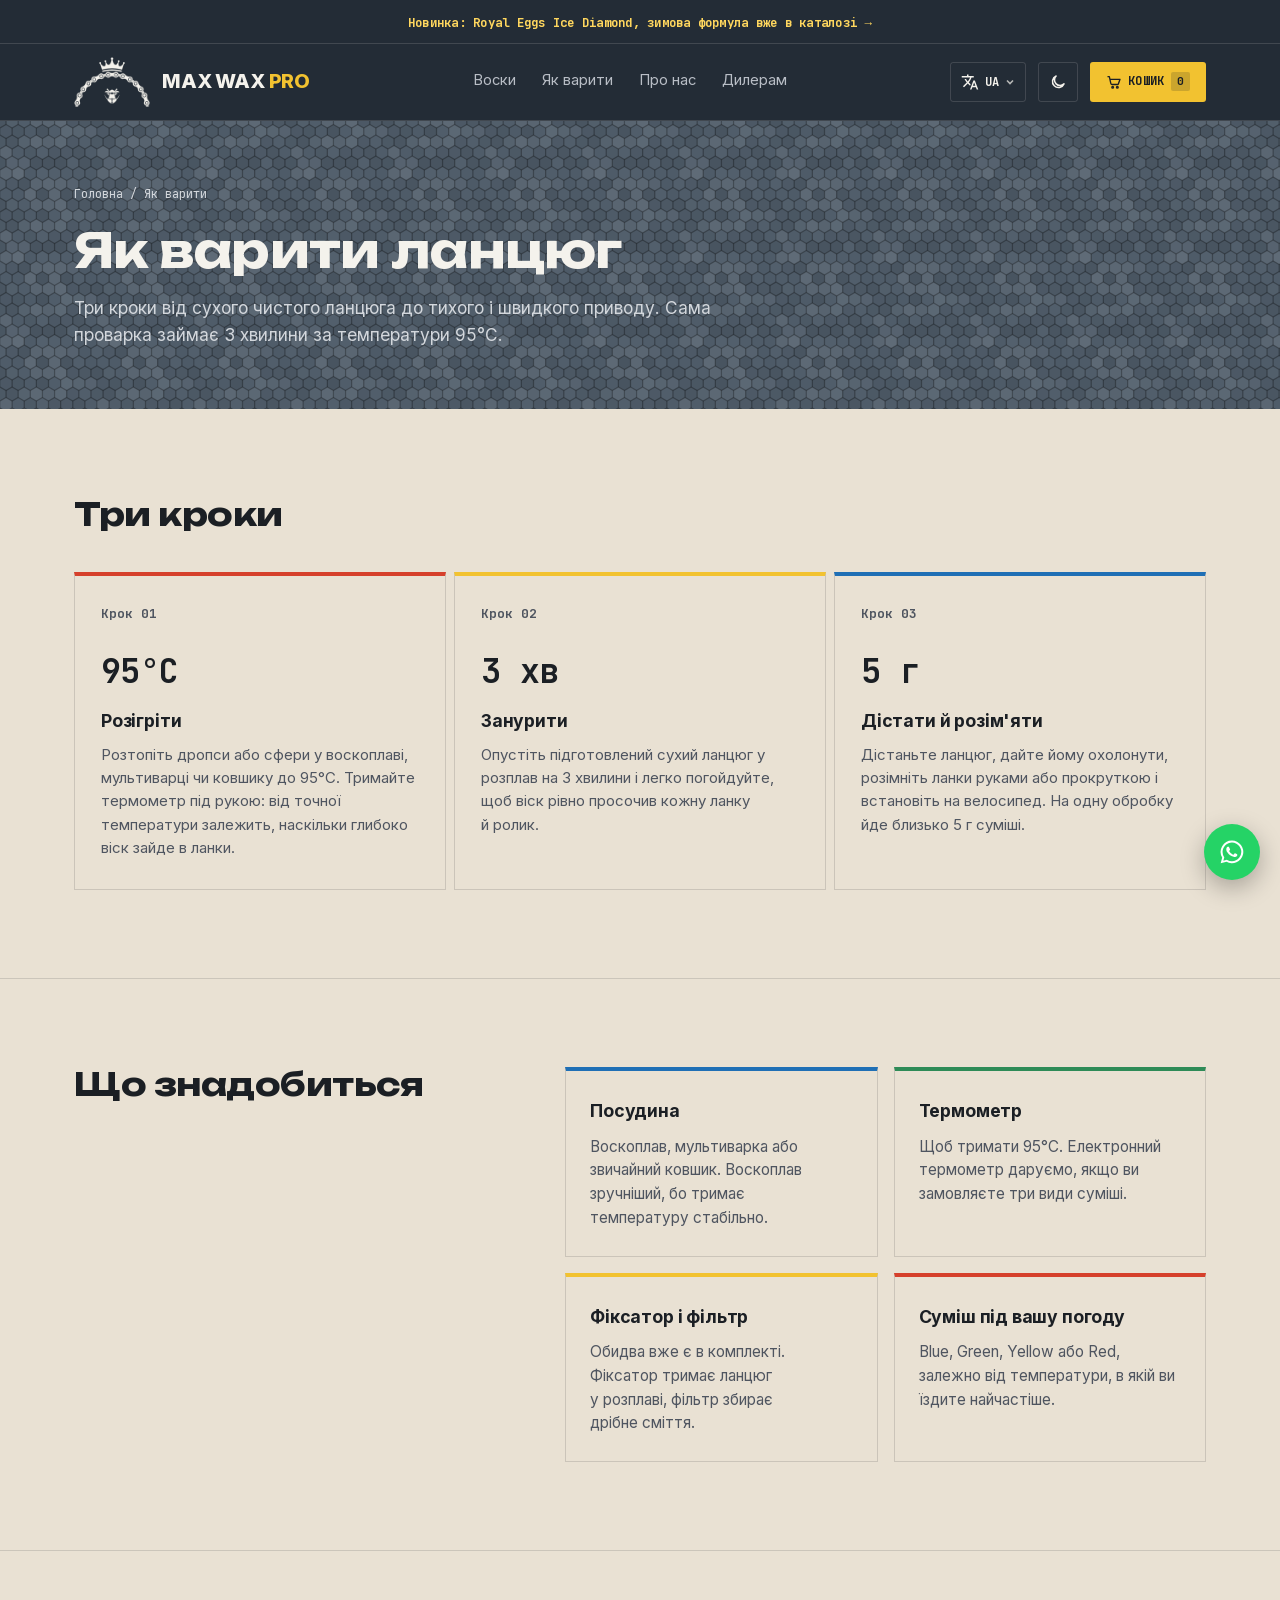
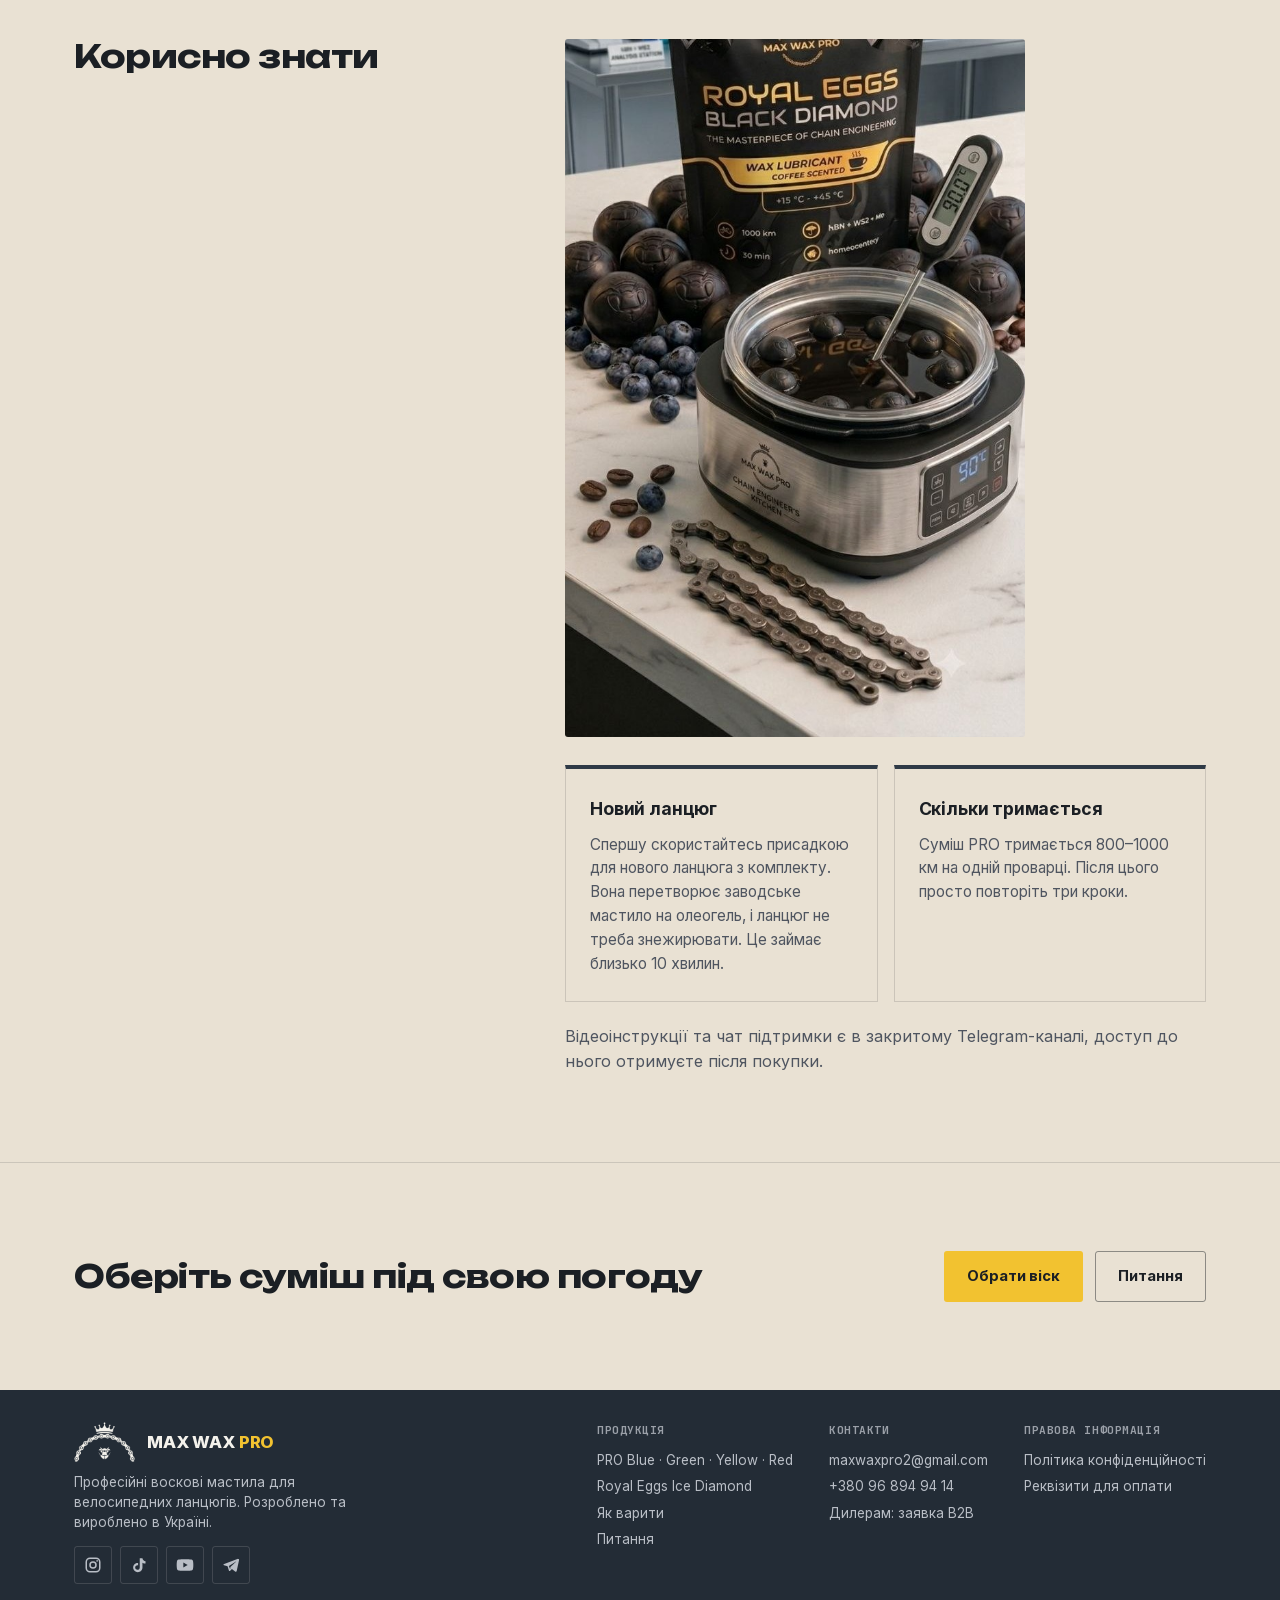
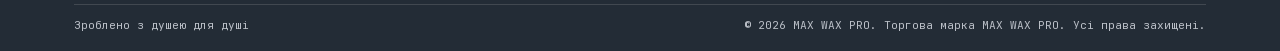
<file: how.html>
<!DOCTYPE html>
<html lang="uk" data-lang="uk">
<head>
<meta charset="UTF-8">
<meta name="viewport" content="width=device-width, initial-scale=1.0">
<title data-uk="Як варити ланцюг | MAX WAX PRO" data-en="How to wax your chain | MAX WAX PRO">Як варити ланцюг | MAX WAX PRO</title>
<meta name="description" content="Як варити велоланцюг у гарячому воску MAX WAX PRO: 95°C, 3 хвилини, три кроки.">
<meta name="robots" content="index, follow">
<link rel="icon" type="image/png" sizes="32x32" href="/favicon-32.png">
<link rel="apple-touch-icon" href="/apple-touch-icon.png">
<meta name="theme-color" content="#2f3a46">
<script>(function(){var r=document.documentElement,t=null;try{t=localStorage.getItem('mwp-theme');}catch(e){}if(t==='dark'||t==='light'){r.setAttribute('data-theme',t);}var d=t||(window.matchMedia&&matchMedia('(prefers-color-scheme: dark)').matches?'dark':'light');r.setAttribute('data-theme-eff',d);})();</script>
<link rel="preload" href="/fonts/inter-cyrillic.woff2" as="font" type="font/woff2" crossorigin>
<link rel="preload" href="/fonts/unbounded-cyrillic.woff2" as="font" type="font/woff2" crossorigin>
<link rel="stylesheet" href="/fonts/fonts.css">
<link rel="stylesheet" href="/site.css">
</head>
<body>

<div class="announce-bar">
  <a href="/#ice-diamond" class="announce-link" data-uk="Новинка: Royal Eggs Ice Diamond, зимова формула вже в каталозі →" data-en="New: Royal Eggs Ice Diamond, the winter formula is now in the catalogue →">Новинка: Royal Eggs Ice Diamond, зимова формула вже в каталозі →</a>
</div>

<header>
  <div class="wrap nav">
    <a class="brand" href="/">
      <span class="logo-mark" role="img" aria-label="MAX WAX PRO"></span>
      <span class="brand-word">MAX WAX <span>PRO</span></span>
    </a>
    <nav class="links">
      <a href="/#products" data-uk="Воски" data-en="Waxes">Воски</a>
      <a href="/how" aria-current="page" data-uk="Як варити" data-en="How to wax">Як варити</a>
      <a href="/about" data-uk="Про нас" data-en="About us">Про нас</a>
      <a href="/#dealers" data-uk="Дилерам" data-en="Dealers">Дилерам</a>
    </nav>
    <div class="nav-right">
      <div class="lang-menu">
        <button class="lang-trigger" id="langTrigger" type="button" aria-haspopup="true" aria-expanded="false" aria-controls="langList" aria-label="Мова / Language"><svg width="18" height="18" viewBox="0 0 24 24" fill="currentColor" aria-hidden="true"><path d="M12.87 15.07l-2.54-2.51.03-.03c1.74-1.94 2.98-4.17 3.71-6.53H17V4h-7V2H8v2H1v1.99h11.17C11.5 7.92 10.44 9.75 9 11.35 8.07 10.32 7.3 9.19 6.69 8h-2c.73 1.63 1.73 3.17 2.98 4.56l-5.09 5.02L4 19l5-5 3.11 3.11.76-2.04zM18.5 10h-2L12 22h2l1.12-3h4.75L21 22h2l-4.5-12zm-2.62 7l1.62-4.33L19.12 17h-3.24z"/></svg><span class="lang-cur">UA</span><svg class="chev" width="10" height="10" viewBox="0 0 10 10" fill="none" stroke="currentColor" stroke-width="1.6" aria-hidden="true"><path d="M2 3.5l3 3 3-3"/></svg></button>
        <div class="lang-list" id="langList" hidden>
          <button class="lang-btn active" data-lang="uk" type="button" lang="uk">Українська</button>
          <button class="lang-btn" data-lang="en" type="button" lang="en">English</button>
        </div>
      </div>
      <button class="theme-btn" type="button" data-theme-toggle aria-label="Темна або світла тема / Dark or light theme"><svg class="i-moon" width="18" height="18" viewBox="0 0 24 24" fill="none" stroke="currentColor" stroke-width="2" stroke-linecap="round" stroke-linejoin="round" aria-hidden="true"><path d="M20 14.5A8 8 0 1 1 9.5 4a6.5 6.5 0 0 0 10.5 10.5z"/></svg><svg class="i-sun" width="18" height="18" viewBox="0 0 24 24" fill="none" stroke="currentColor" stroke-width="2" stroke-linecap="round" aria-hidden="true"><circle cx="12" cy="12" r="4.2"/><path d="M12 2.5v2.2M12 19.3v2.2M2.5 12h2.2M19.3 12h2.2M5.3 5.3l1.6 1.6M17.1 17.1l1.6 1.6M18.7 5.3l-1.6 1.6M6.9 17.1l-1.6 1.6"/></svg></button>
      <a class="cart-btn" href="/#products" aria-label="Кошик"><svg width="16" height="16" viewBox="0 0 24 24" fill="none" stroke="currentColor" stroke-width="2" stroke-linecap="round" stroke-linejoin="round" aria-hidden="true"><path d="M3 4h2l2.2 10.2a2 2 0 0 0 2 1.6h7.6a2 2 0 0 0 2-1.5L21 8H6.2"/><circle cx="10" cy="20" r="1.3"/><circle cx="17" cy="20" r="1.3"/></svg> <span data-uk="КОШИК" data-en="CART">КОШИК</span> <span class="cart-count" id="cartCount">0</span></a>
      <button class="menu-toggle" id="menuToggle" type="button" aria-label="Меню" aria-expanded="false" aria-controls="mobilePanel">
        <span></span><span></span><span></span>
      </button>
    </div>
  </div>
  <div class="mobile-panel" id="mobilePanel">
    <a href="/#products" data-uk="Воски" data-en="Waxes">Воски</a>
      <a href="/how" aria-current="page" data-uk="Як варити" data-en="How to wax">Як варити</a>
      <a href="/about" data-uk="Про нас" data-en="About us">Про нас</a>
      <a href="/#dealers" data-uk="Дилерам" data-en="Dealers">Дилерам</a>
    <div class="mobile-tools">
      <button class="lang-btn" data-lang="uk" type="button" lang="uk">Українська</button>
      <button class="lang-btn" data-lang="en" type="button" lang="en">English</button>
      <button class="theme-btn" type="button" data-theme-toggle aria-label="Темна або світла тема / Dark or light theme"><svg class="i-moon" width="18" height="18" viewBox="0 0 24 24" fill="none" stroke="currentColor" stroke-width="2" stroke-linecap="round" stroke-linejoin="round" aria-hidden="true"><path d="M20 14.5A8 8 0 1 1 9.5 4a6.5 6.5 0 0 0 10.5 10.5z"/></svg><svg class="i-sun" width="18" height="18" viewBox="0 0 24 24" fill="none" stroke="currentColor" stroke-width="2" stroke-linecap="round" aria-hidden="true"><circle cx="12" cy="12" r="4.2"/><path d="M12 2.5v2.2M12 19.3v2.2M2.5 12h2.2M19.3 12h2.2M5.3 5.3l1.6 1.6M17.1 17.1l1.6 1.6M18.7 5.3l-1.6 1.6M6.9 17.1l-1.6 1.6"/></svg></button>
    </div>
  </div>
</header>

<main>
  <section class="page-hero s-wall-light">
    <div class="wrap">
      <div class="crumbs"><a href="/" data-uk="Головна" data-en="Home">Головна</a> / <span data-uk="Як варити" data-en="How to wax">Як варити</span></div>
      <h1 data-uk="Як варити ланцюг" data-en="How to wax your chain">Як варити ланцюг</h1>
      <p class="lede" data-uk="Три кроки від сухого чистого ланцюга до тихого і швидкого приводу. Сама проварка займає 3 хвилини за температури 95°C." data-en="Three steps from a clean, dry chain to a quiet, fast drivetrain. The soak itself takes 3 minutes at 95°C.">Три кроки від сухого чистого ланцюга до тихого і швидкого приводу. Сама проварка займає 3 хвилини за температури 95°C.</p>
    </div>
  </section>
  <section class="sec s-ground">
    <div class="wrap">
      <div class="sec-head">
        <h2 data-uk="Три кроки" data-en="Three steps">Три кроки</h2>
      </div>
      <div class="steps">
        <div class="step">
          <div class="step-n" data-uk="Крок 01" data-en="Step 01">Крок 01</div>
          <div class="step-k">95°C</div>
          <h3 data-uk="Розігріти" data-en="Heat">Розігріти</h3>
          <p data-uk="Розтопіть дропси або сфери у воскоплаві, мультиварці чи ковшику до 95°C. Тримайте термометр під рукою: від точної температури залежить, наскільки глибоко віск зайде в ланки." data-en="Melt the pellets or spheres in a wax pot, slow cooker or pan to 95°C. Keep a thermometer at hand: the exact temperature decides how deep the wax gets into the links.">Розтопіть дропси або сфери у воскоплаві, мультиварці чи ковшику до 95°C. Тримайте термометр під рукою: від точної температури залежить, наскільки глибоко віск зайде в ланки.</p>
        </div>
        <div class="step">
          <div class="step-n" data-uk="Крок 02" data-en="Step 02">Крок 02</div>
          <div class="step-k" data-uk="3 хв" data-en="3 min">3 хв</div>
          <h3 data-uk="Занурити" data-en="Dip">Занурити</h3>
          <p data-uk="Опустіть підготовлений сухий ланцюг у розплав на 3 хвилини і легко погойдуйте, щоб віск рівно просочив кожну ланку й ролик." data-en="Lower the prepared, dry chain into the melt for 3 minutes and swirl it gently so the wax soaks every link and roller evenly.">Опустіть підготовлений сухий ланцюг у розплав на 3 хвилини і легко погойдуйте, щоб віск рівно просочив кожну ланку й ролик.</p>
        </div>
        <div class="step">
          <div class="step-n" data-uk="Крок 03" data-en="Step 03">Крок 03</div>
          <div class="step-k" data-uk="5 г" data-en="5 g">5 г</div>
          <h3 data-uk="Дістати й розім&#x27;яти" data-en="Remove and flex">Дістати й розім&#x27;яти</h3>
          <p data-uk="Дістаньте ланцюг, дайте йому охолонути, розімніть ланки руками або прокруткою і встановіть на велосипед. На одну обробку йде близько 5 г суміші." data-en="Take the chain out, let it cool, flex the links by hand or by spinning it, and refit it. One treatment uses about 5 g of the mix.">Дістаньте ланцюг, дайте йому охолонути, розімніть ланки руками або прокруткою і встановіть на велосипед. На одну обробку йде близько 5 г суміші.</p>
        </div>
      </div>
    </div>
  </section>
  <section class="sec s-ground">
    <div class="wrap split">
      <h2 data-uk="Що знадобиться" data-en="What you need">Що знадобиться</h2>
      <div class="cards">
        <div class="card" style="--c:var(--blue)"><h3 data-uk="Посудина" data-en="A pot">Посудина</h3><p data-uk="Воскоплав, мультиварка або звичайний ковшик. Воскоплав зручніший, бо тримає температуру стабільно." data-en="A wax pot, slow cooker or ordinary pan. A wax pot is easiest because it holds the temperature steady.">Воскоплав, мультиварка або звичайний ковшик. Воскоплав зручніший, бо тримає температуру стабільно.</p></div>
        <div class="card" style="--c:var(--green)"><h3 data-uk="Термометр" data-en="A thermometer">Термометр</h3><p data-uk="Щоб тримати 95°C. Електронний термометр даруємо, якщо ви замовляєте три види суміші." data-en="To hold 95°C. We give an electronic thermometer free when you order three blends.">Щоб тримати 95°C. Електронний термометр даруємо, якщо ви замовляєте три види суміші.</p></div>
        <div class="card" style="--c:var(--yellow)"><h3 data-uk="Фіксатор і фільтр" data-en="Holder and filter">Фіксатор і фільтр</h3><p data-uk="Обидва вже є в комплекті. Фіксатор тримає ланцюг у розплаві, фільтр збирає дрібне сміття." data-en="Both come in the kit. The holder keeps the chain in the melt, the filter catches small debris.">Обидва вже є в комплекті. Фіксатор тримає ланцюг у розплаві, фільтр збирає дрібне сміття.</p></div>
        <div class="card" style="--c:var(--red)"><h3 data-uk="Суміш під вашу погоду" data-en="A blend for your weather">Суміш під вашу погоду</h3><p data-uk="Blue, Green, Yellow або Red, залежно від температури, в якій ви їздите найчастіше." data-en="Blue, Green, Yellow or Red, depending on the temperature you ride in most.">Blue, Green, Yellow або Red, залежно від температури, в якій ви їздите найчастіше.</p></div>
      </div>
    </div>
  </section>
  <section class="sec s-ground">
    <div class="wrap split">
      <h2 data-uk="Корисно знати" data-en="Good to know">Корисно знати</h2>
      <div>
        <figure style="margin:0 0 28px;max-width:460px">
          <img src="/images/how-hero.jpg" alt="Проварювання ланцюга у воскоплаві MAX WAX PRO" data-uk-alt="Проварювання ланцюга у воскоплаві MAX WAX PRO" data-en-alt="Waxing a chain in a MAX WAX PRO wax pot" loading="lazy" decoding="async" style="width:100%;display:block;border-radius:3px">
        </figure>
        <div class="cards">
          <div class="card"><h3 data-uk="Новий ланцюг" data-en="A new chain">Новий ланцюг</h3><p data-uk="Спершу скористайтесь присадкою для нового ланцюга з комплекту. Вона перетворює заводське мастило на олеогель, і ланцюг не треба знежирювати. Це займає близько 10 хвилин." data-en="First use the new-chain additive from the kit. It turns the factory grease into an oleogel, so the chain needs no degreasing. It takes about 10 minutes.">Спершу скористайтесь присадкою для нового ланцюга з комплекту. Вона перетворює заводське мастило на олеогель, і ланцюг не треба знежирювати. Це займає близько 10 хвилин.</p></div>
          <div class="card"><h3 data-uk="Скільки тримається" data-en="How long it lasts">Скільки тримається</h3><p data-uk="Суміш PRO тримається 800–1000 км на одній проварці. Після цього просто повторіть три кроки." data-en="The PRO mix lasts 800–1000 km per treatment. After that, simply repeat the three steps.">Суміш PRO тримається 800–1000 км на одній проварці. Після цього просто повторіть три кроки.</p></div>
        </div>
        <p style="margin-top:22px"><span data-uk="Відеоінструкції та чат підтримки є в закритому Telegram-каналі, доступ до нього отримуєте після покупки." data-en="Video guides and a support chat are in our private Telegram channel; you get access after purchase.">Відеоінструкції та чат підтримки є в закритому Telegram-каналі, доступ до нього отримуєте після покупки.</span></p>
      </div>
    </div>
  </section>
  <section class="sec s-ground">
    <div class="wrap cta-band">
      <h2 data-uk="Оберіть суміш під свою погоду" data-en="Pick the blend for your weather">Оберіть суміш під свою погоду</h2>
      <div class="acts">
        <a class="btn btn-accent" href="/#products" data-uk="Обрати віск" data-en="Choose a wax">Обрати віск</a>
        <a class="btn btn-line-dark" href="/faq" data-uk="Питання" data-en="FAQ">Питання</a>
      </div>
    </div>
  </section>
</main>

<footer>
  <div class="wrap">
    <div class="foot-top">
      <div>
        <a class="brand" href="/">
          <span class="logo-mark logo-mark--footer" role="img" aria-label="MAX WAX PRO"></span>
          <span class="brand-word">MAX WAX <span>PRO</span></span>
        </a>
        <p data-uk="Професійні воскові мастила для велосипедних ланцюгів. Розроблено та вироблено в Україні." data-en="Professional hot wax lubricants for bicycle chains. Designed and made in Ukraine.">Професійні воскові мастила для велосипедних ланцюгів. Розроблено та вироблено в Україні.</p>
        <div class="foot-social">
          <a href="https://www.instagram.com/max.waxpro" target="_blank" rel="noopener" aria-label="Instagram" title="Instagram"><svg width="18" height="18" viewBox="0 0 24 24" fill="none" stroke="currentColor" stroke-width="2" aria-hidden="true"><rect x="3" y="3" width="18" height="18" rx="5"/><circle cx="12" cy="12" r="4"/><circle cx="17.5" cy="6.5" r="1.1" fill="currentColor" stroke="none"/></svg></a>
          <a href="https://www.tiktok.com/@maxwaxpro" target="_blank" rel="noopener" aria-label="TikTok" title="TikTok"><svg width="18" height="18" viewBox="0 0 24 24" fill="currentColor" aria-hidden="true"><path d="M16.6 3c.4 2.2 1.9 3.8 4.1 4v3.1c-1.5 0-2.9-.4-4.1-1.2v6.4c0 3.6-2.8 6.2-6.2 6.2S4.2 18.9 4.2 15.4c0-3.6 3-6.3 6.6-6.1v3.2c-.3-.1-.6-.1-.9-.1-1.6 0-3 1.3-3 3s1.3 3 3 3 3.1-1.3 3.1-3.2V3h3.6z"/></svg></a>
          <a href="https://www.youtube.com/@maxwaxpro" target="_blank" rel="noopener" aria-label="YouTube" title="YouTube"><svg width="20" height="20" viewBox="0 0 24 24" fill="currentColor" aria-hidden="true"><path d="M21.6 7.2a2.6 2.6 0 0 0-1.8-1.8C18.2 5 12 5 12 5s-6.2 0-7.8.4A2.6 2.6 0 0 0 2.4 7.2 27 27 0 0 0 2 12a27 27 0 0 0 .4 4.8 2.6 2.6 0 0 0 1.8 1.8C5.8 19 12 19 12 19s6.2 0 7.8-.4a2.6 2.6 0 0 0 1.8-1.8A27 27 0 0 0 22 12a27 27 0 0 0-.4-4.8zM10 15V9l5.2 3z"/></svg></a>
          <a href="https://t.me/+UKmDAg-wsNczZWYy" target="_blank" rel="noopener" aria-label="Telegram" title="Telegram"><svg width="18" height="18" viewBox="0 0 24 24" fill="currentColor" aria-hidden="true"><path d="M21.4 3.6 2.9 10.7c-1.3.5-1.2 1.2-.2 1.5l4.7 1.5 1.8 5.6c.2.6.4.8.8.8.4 0 .6-.2.9-.5l2.3-2.2 4.7 3.5c.9.5 1.5.2 1.7-.8l3.1-14.5c.3-1.3-.5-1.9-1.3-1.5zM9.2 13.3l9-5.7c.4-.3.8-.1.5.2l-7.5 6.8-.3 3.2-1.7-4.5z"/></svg></a>
        </div>
      </div>
      <div class="foot-cols">
        <div class="foot-col">
          <h4 data-uk="Продукція" data-en="Products">Продукція</h4>
          <div><a href="/#products">PRO Blue · Green · Yellow · Red</a></div>
          <div><a href="/#ice-diamond">Royal Eggs Ice Diamond</a></div>
          <div><a href="/how" data-uk="Як варити" data-en="How to wax">Як варити</a></div>
          <div><a href="/faq" data-uk="Питання" data-en="FAQ">Питання</a></div>
        </div>
        <div class="foot-col">
          <h4 data-uk="Контакти" data-en="Contacts">Контакти</h4>
          <div><a href="mailto:maxwaxpro2@gmail.com">maxwaxpro2@gmail.com</a></div>
          <div><a href="tel:+380968949414">+380 96 894 94 14</a></div>
          <div><span data-uk="Дилерам:" data-en="Dealers:">Дилерам:</span> <a href="/#dealers" data-uk="заявка B2B" data-en="B2B application">заявка B2B</a></div>
        </div>
        <div class="foot-col">
          <h4 data-uk="Правова інформація" data-en="Legal">Правова інформація</h4>
          <div><a href="/privacy" data-uk="Політика конфіденційності" data-en="Privacy policy">Політика конфіденційності</a></div>
          <div><a href="/requisites" data-uk="Реквізити для оплати" data-en="Payment details">Реквізити для оплати</a></div>
        </div>
      </div>
    </div>
    <div class="foot-bottom">
      <span data-uk="Зроблено з душею для душі" data-en="With soul for the soul">Зроблено з душею для душі</span>
      <span data-uk="© 2026 MAX WAX PRO. Торгова марка MAX WAX PRO. Усі права захищені." data-en="© 2026 MAX WAX PRO. MAX WAX PRO is a trademark. All rights reserved.">© 2026 MAX WAX PRO. Торгова марка MAX WAX PRO. Усі права захищені.</span>
    </div>
  </div>
</footer>
<a class="wa-float" href="https://wa.me/380968949414?text=%D0%92%D1%96%D1%82%D0%B0%D1%8E%21%20%D0%9F%D0%B8%D1%82%D0%B0%D0%BD%D0%BD%D1%8F%20%D1%89%D0%BE%D0%B4%D0%BE%20MAX%20WAX%20PRO" target="_blank" rel="noopener" aria-label="Написати в WhatsApp / Message us on WhatsApp" title="WhatsApp"><svg width="28" height="28" viewBox="0 0 24 24" fill="currentColor" aria-hidden="true"><path d="M12 2.2A9.7 9.7 0 0 0 3.6 16.8L2.3 21.7l5-1.3A9.7 9.7 0 1 0 12 2.2zm0 17.7a8 8 0 0 1-4.1-1.1l-.3-.2-3 .8.8-2.9-.2-.3A8 8 0 1 1 12 19.9zm4.4-6c-.2-.1-1.4-.7-1.7-.8-.2-.1-.4-.1-.5.1l-.8 1c-.1.2-.3.2-.5.1a6.6 6.6 0 0 1-3.3-2.9c-.2-.4.3-.4.7-1.3.1-.2 0-.3 0-.4l-.8-1.8c-.2-.5-.4-.4-.5-.4h-.5c-.2 0-.4.1-.6.3-.2.2-.8.8-.8 2s.8 2.3.9 2.4c.1.2 1.6 2.5 4 3.5 1.5.6 2.1.7 2.8.6.5-.1 1.4-.6 1.6-1.1.2-.5.2-1 .1-1.1l-.4-.2z"/></svg></a>

<script src="/site.js"></script>
</body>
</html>
</file>
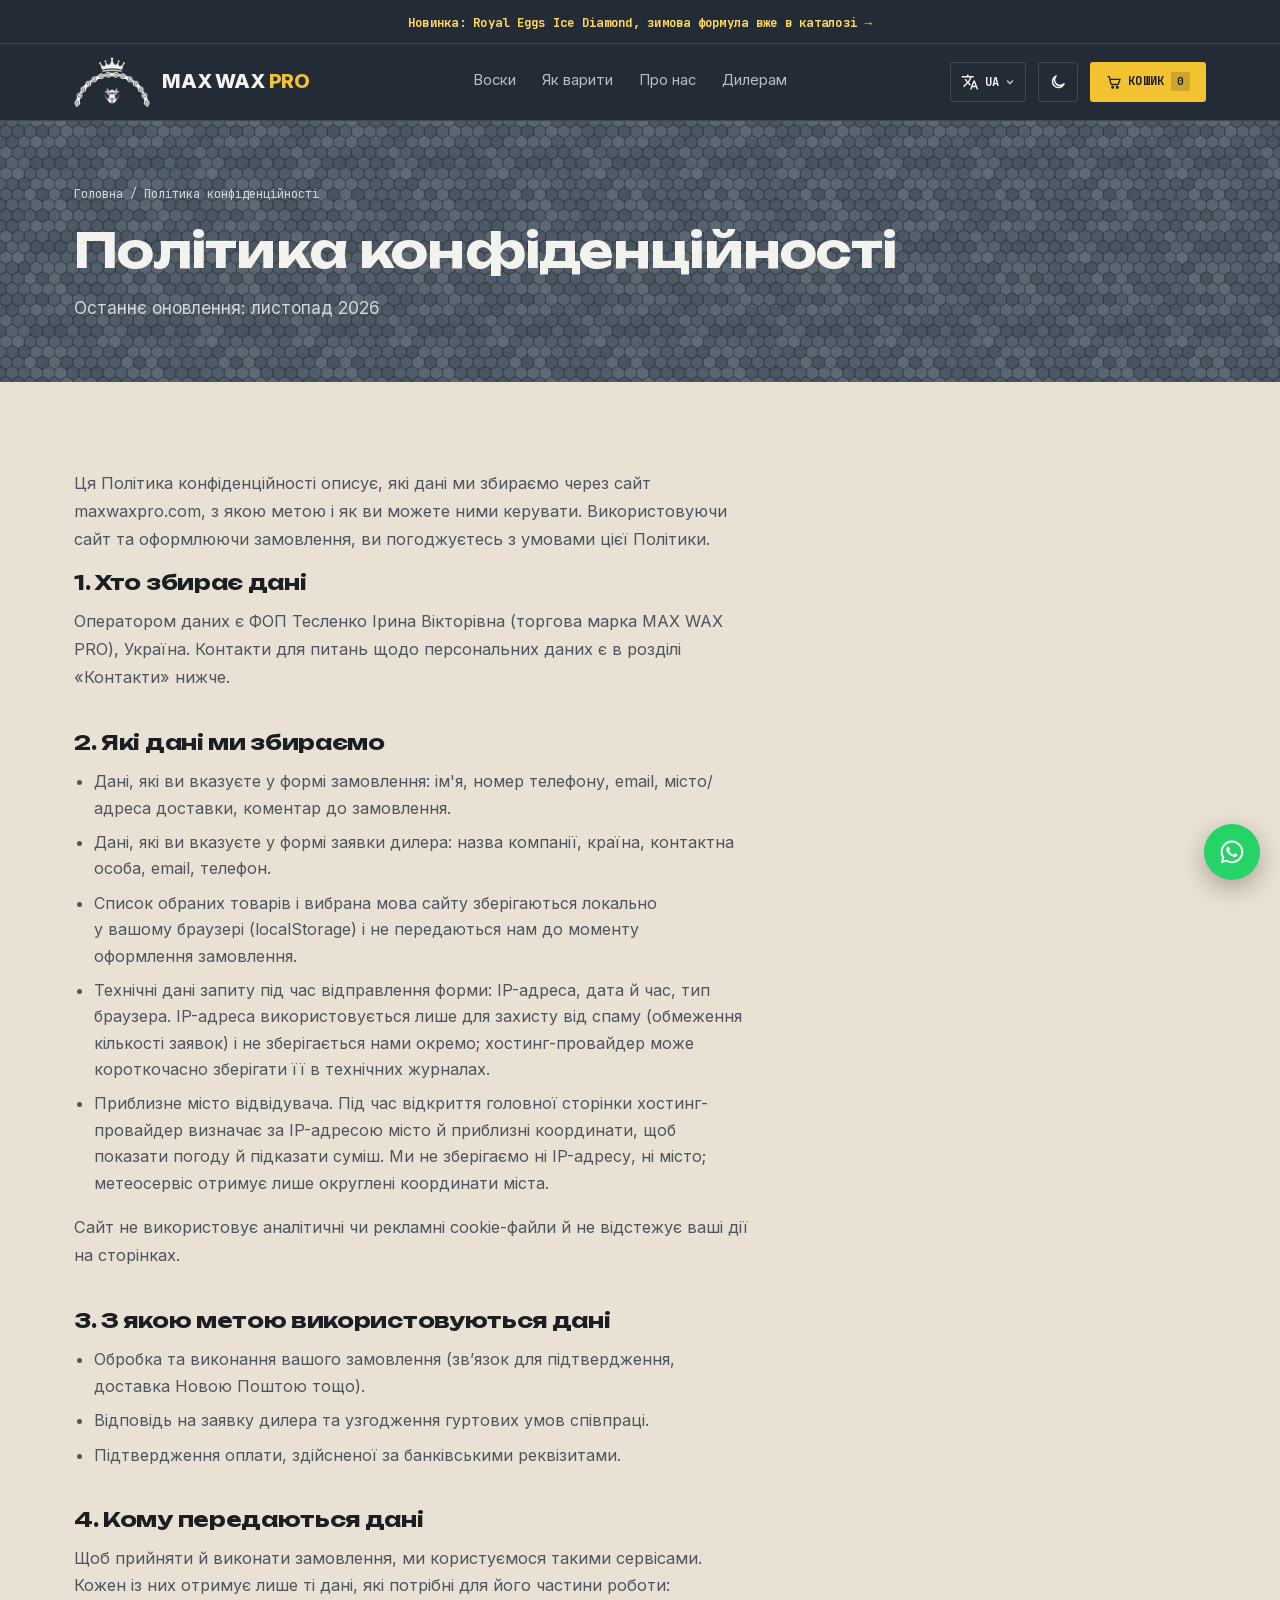
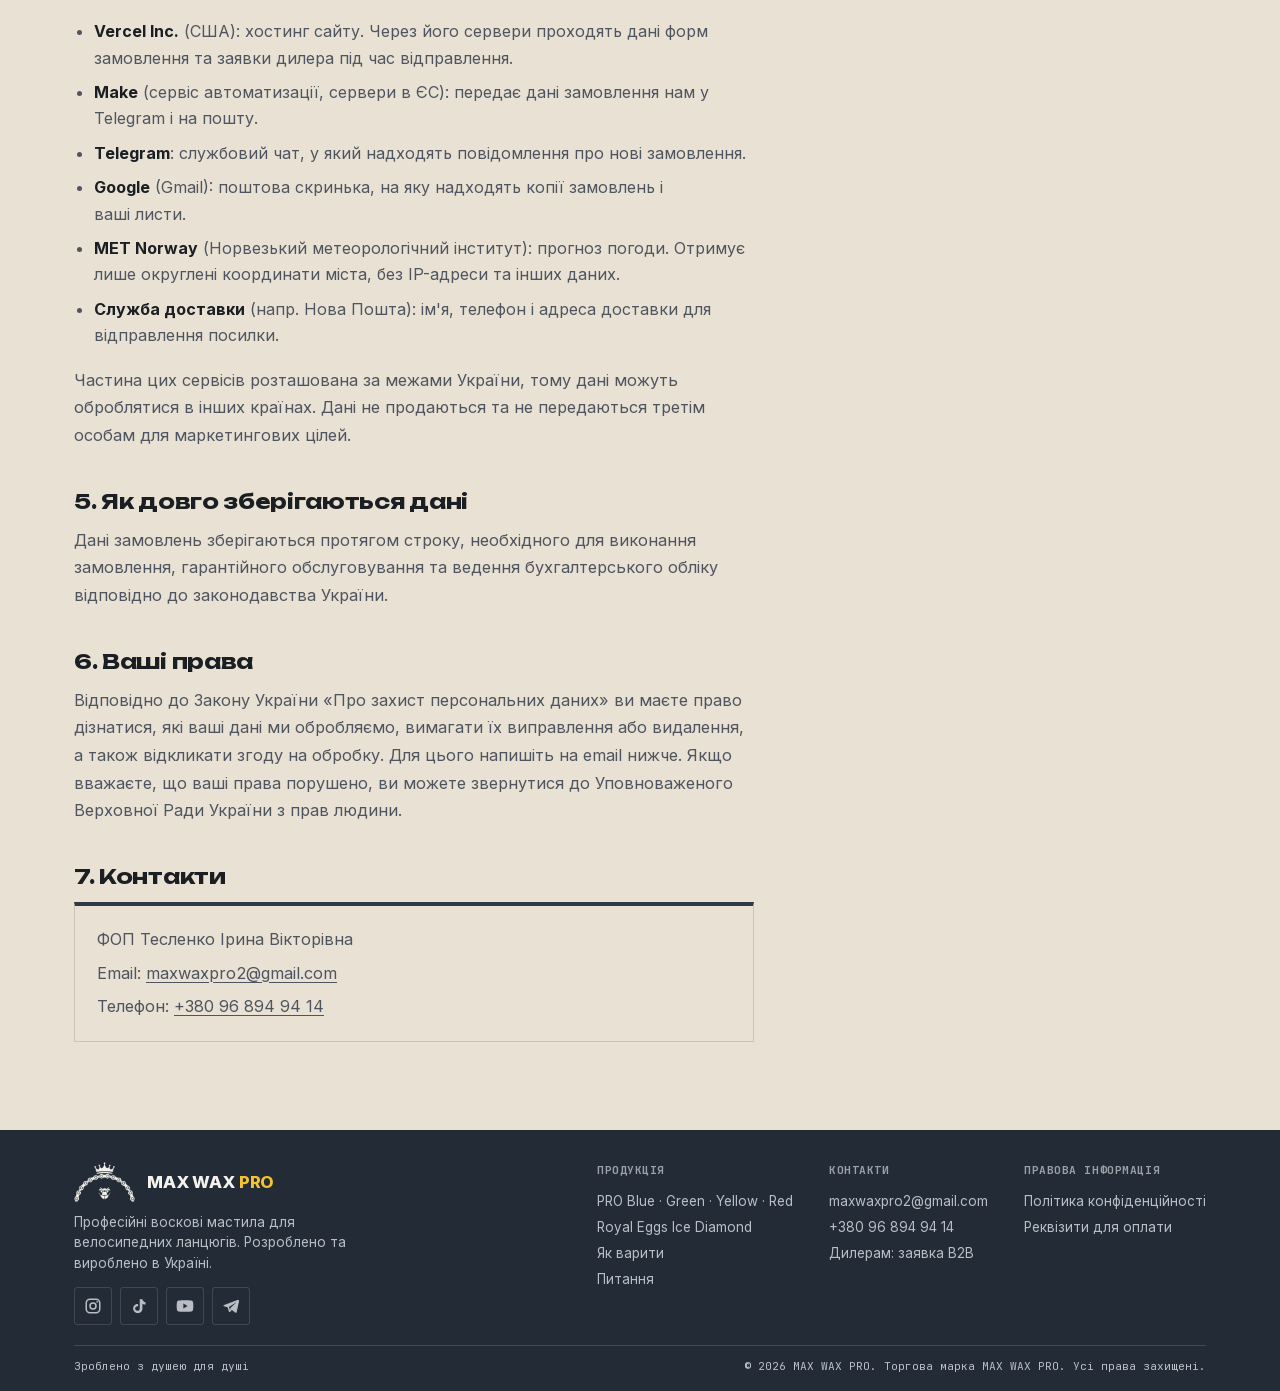
<file: privacy.html>
<!DOCTYPE html>
<html lang="uk" data-lang="uk">
<head>
<meta charset="UTF-8">
<meta name="viewport" content="width=device-width, initial-scale=1.0">
<title data-uk="Політика конфіденційності | MAX WAX PRO" data-en="Privacy policy | MAX WAX PRO">Політика конфіденційності | MAX WAX PRO</title>
<meta name="description" content="Політика конфіденційності MAX WAX PRO: які дані збираються, навіщо і як ними керувати.">
<meta name="robots" content="index, follow">
<link rel="icon" type="image/png" sizes="32x32" href="/favicon-32.png">
<link rel="apple-touch-icon" href="/apple-touch-icon.png">
<meta name="theme-color" content="#2f3a46">
<script>(function(){var r=document.documentElement,t=null;try{t=localStorage.getItem('mwp-theme');}catch(e){}if(t==='dark'||t==='light'){r.setAttribute('data-theme',t);}var d=t||(window.matchMedia&&matchMedia('(prefers-color-scheme: dark)').matches?'dark':'light');r.setAttribute('data-theme-eff',d);})();</script>
<link rel="preload" href="/fonts/inter-cyrillic.woff2" as="font" type="font/woff2" crossorigin>
<link rel="preload" href="/fonts/unbounded-cyrillic.woff2" as="font" type="font/woff2" crossorigin>
<link rel="stylesheet" href="/fonts/fonts.css">
<link rel="stylesheet" href="/site.css">
</head>
<body>

<div class="announce-bar">
  <a href="/#ice-diamond" class="announce-link" data-uk="Новинка: Royal Eggs Ice Diamond, зимова формула вже в каталозі →" data-en="New: Royal Eggs Ice Diamond, the winter formula is now in the catalogue →">Новинка: Royal Eggs Ice Diamond, зимова формула вже в каталозі →</a>
</div>

<header>
  <div class="wrap nav">
    <a class="brand" href="/">
      <span class="logo-mark" role="img" aria-label="MAX WAX PRO"></span>
      <span class="brand-word">MAX WAX <span>PRO</span></span>
    </a>
    <nav class="links">
      <a href="/#products" data-uk="Воски" data-en="Waxes">Воски</a>
      <a href="/how" data-uk="Як варити" data-en="How to wax">Як варити</a>
      <a href="/about" data-uk="Про нас" data-en="About us">Про нас</a>
      <a href="/#dealers" data-uk="Дилерам" data-en="Dealers">Дилерам</a>
    </nav>
    <div class="nav-right">
      <div class="lang-menu">
        <button class="lang-trigger" id="langTrigger" type="button" aria-haspopup="true" aria-expanded="false" aria-controls="langList" aria-label="Мова / Language"><svg width="18" height="18" viewBox="0 0 24 24" fill="currentColor" aria-hidden="true"><path d="M12.87 15.07l-2.54-2.51.03-.03c1.74-1.94 2.98-4.17 3.71-6.53H17V4h-7V2H8v2H1v1.99h11.17C11.5 7.92 10.44 9.75 9 11.35 8.07 10.32 7.3 9.19 6.69 8h-2c.73 1.63 1.73 3.17 2.98 4.56l-5.09 5.02L4 19l5-5 3.11 3.11.76-2.04zM18.5 10h-2L12 22h2l1.12-3h4.75L21 22h2l-4.5-12zm-2.62 7l1.62-4.33L19.12 17h-3.24z"/></svg><span class="lang-cur">UA</span><svg class="chev" width="10" height="10" viewBox="0 0 10 10" fill="none" stroke="currentColor" stroke-width="1.6" aria-hidden="true"><path d="M2 3.5l3 3 3-3"/></svg></button>
        <div class="lang-list" id="langList" hidden>
          <button class="lang-btn active" data-lang="uk" type="button" lang="uk">Українська</button>
          <button class="lang-btn" data-lang="en" type="button" lang="en">English</button>
        </div>
      </div>
      <button class="theme-btn" type="button" data-theme-toggle aria-label="Темна або світла тема / Dark or light theme"><svg class="i-moon" width="18" height="18" viewBox="0 0 24 24" fill="none" stroke="currentColor" stroke-width="2" stroke-linecap="round" stroke-linejoin="round" aria-hidden="true"><path d="M20 14.5A8 8 0 1 1 9.5 4a6.5 6.5 0 0 0 10.5 10.5z"/></svg><svg class="i-sun" width="18" height="18" viewBox="0 0 24 24" fill="none" stroke="currentColor" stroke-width="2" stroke-linecap="round" aria-hidden="true"><circle cx="12" cy="12" r="4.2"/><path d="M12 2.5v2.2M12 19.3v2.2M2.5 12h2.2M19.3 12h2.2M5.3 5.3l1.6 1.6M17.1 17.1l1.6 1.6M18.7 5.3l-1.6 1.6M6.9 17.1l-1.6 1.6"/></svg></button>
      <a class="cart-btn" href="/#products" aria-label="Кошик"><svg width="16" height="16" viewBox="0 0 24 24" fill="none" stroke="currentColor" stroke-width="2" stroke-linecap="round" stroke-linejoin="round" aria-hidden="true"><path d="M3 4h2l2.2 10.2a2 2 0 0 0 2 1.6h7.6a2 2 0 0 0 2-1.5L21 8H6.2"/><circle cx="10" cy="20" r="1.3"/><circle cx="17" cy="20" r="1.3"/></svg> <span data-uk="КОШИК" data-en="CART">КОШИК</span> <span class="cart-count" id="cartCount">0</span></a>
      <button class="menu-toggle" id="menuToggle" type="button" aria-label="Меню" aria-expanded="false" aria-controls="mobilePanel">
        <span></span><span></span><span></span>
      </button>
    </div>
  </div>
  <div class="mobile-panel" id="mobilePanel">
    <a href="/#products" data-uk="Воски" data-en="Waxes">Воски</a>
      <a href="/how" data-uk="Як варити" data-en="How to wax">Як варити</a>
      <a href="/about" data-uk="Про нас" data-en="About us">Про нас</a>
      <a href="/#dealers" data-uk="Дилерам" data-en="Dealers">Дилерам</a>
    <div class="mobile-tools">
      <button class="lang-btn" data-lang="uk" type="button" lang="uk">Українська</button>
      <button class="lang-btn" data-lang="en" type="button" lang="en">English</button>
      <button class="theme-btn" type="button" data-theme-toggle aria-label="Темна або світла тема / Dark or light theme"><svg class="i-moon" width="18" height="18" viewBox="0 0 24 24" fill="none" stroke="currentColor" stroke-width="2" stroke-linecap="round" stroke-linejoin="round" aria-hidden="true"><path d="M20 14.5A8 8 0 1 1 9.5 4a6.5 6.5 0 0 0 10.5 10.5z"/></svg><svg class="i-sun" width="18" height="18" viewBox="0 0 24 24" fill="none" stroke="currentColor" stroke-width="2" stroke-linecap="round" aria-hidden="true"><circle cx="12" cy="12" r="4.2"/><path d="M12 2.5v2.2M12 19.3v2.2M2.5 12h2.2M19.3 12h2.2M5.3 5.3l1.6 1.6M17.1 17.1l1.6 1.6M18.7 5.3l-1.6 1.6M6.9 17.1l-1.6 1.6"/></svg></button>
    </div>
  </div>
</header>

<main>
  <section class="page-hero s-wall-light">
    <div class="wrap">
      <div class="crumbs"><a href="/" data-uk="Головна" data-en="Home">Головна</a> / <span data-uk="Політика конфіденційності" data-en="Privacy policy">Політика конфіденційності</span></div>
      <h1 data-uk="Політика конфіденційності" data-en="Privacy policy">Політика конфіденційності</h1>
      <p class="lede" data-uk="Останнє оновлення: листопад 2026" data-en="Last updated: November 2026. The policy below is published in Ukrainian.">Останнє оновлення: листопад 2026</p>
    </div>
  </section>
  <section class="sec s-ground">
    <div class="wrap">
      <div class="prose legal">
<p>Ця Політика конфіденційності описує, які дані ми збираємо через сайт maxwaxpro.com,
    з якою метою і як ви можете ними керувати. Використовуючи сайт та оформлюючи замовлення,
    ви погоджуєтесь з умовами цієї Політики.</p>

    <h2>1. Хто збирає дані</h2>
    <p>Оператором даних є ФОП Тесленко Ірина Вікторівна (торгова марка MAX WAX PRO),
    Україна. Контакти для питань щодо персональних даних є в розділі «Контакти» нижче.</p>

    <h2>2. Які дані ми збираємо</h2>
    <ul>
      <li>Дані, які ви вказуєте у формі замовлення: ім'я, номер телефону, email, місто/адреса доставки, коментар до замовлення.</li>
      <li>Дані, які ви вказуєте у формі заявки дилера: назва компанії, країна, контактна особа, email, телефон.</li>
      <li>Список обраних товарів і вибрана мова сайту зберігаються локально у вашому браузері (localStorage) і не передаються нам до моменту оформлення замовлення.</li>
      <li>Технічні дані запиту під час відправлення форми: IP-адреса, дата й час, тип браузера. IP-адреса використовується лише для захисту від спаму (обмеження кількості заявок) і не зберігається нами окремо; хостинг-провайдер може короткочасно зберігати її в технічних журналах.</li>
      <li>Приблизне місто відвідувача. Під час відкриття головної сторінки хостинг-провайдер визначає за IP-адресою місто й приблизні координати, щоб показати погоду й підказати суміш. Ми не зберігаємо ні IP-адресу, ні місто; метеосервіс отримує лише округлені координати міста.</li>
    </ul>
    <p>Сайт не використовує аналітичні чи рекламні cookie-файли й не відстежує ваші дії на сторінках.</p>

    <h2>3. З якою метою використовуються дані</h2>
    <ul>
      <li>Обробка та виконання вашого замовлення (звʼязок для підтвердження, доставка Новою Поштою тощо).</li>
      <li>Відповідь на заявку дилера та узгодження гуртових умов співпраці.</li>
      <li>Підтвердження оплати, здійсненої за банківськими реквізитами.</li>
    </ul>

    <h2>4. Кому передаються дані</h2>
    <p>Щоб прийняти й виконати замовлення, ми користуємося такими сервісами. Кожен із них отримує
    лише ті дані, які потрібні для його частини роботи:</p>
    <ul>
      <li><strong>Vercel Inc.</strong> (США): хостинг сайту. Через його сервери проходять дані форм замовлення та заявки дилера під час відправлення.</li>
      <li><strong>Make</strong> (сервіс автоматизації, сервери в ЄС): передає дані замовлення нам у Telegram і на пошту.</li>
      <li><strong>Telegram</strong>: службовий чат, у який надходять повідомлення про нові замовлення.</li>
      <li><strong>Google</strong> (Gmail): поштова скринька, на яку надходять копії замовлень і ваші листи.</li>
      <li><strong>MET Norway</strong> (Норвезький метеорологічний інститут): прогноз погоди. Отримує лише округлені координати міста, без IP-адреси та інших даних.</li>
      <li><strong>Служба доставки</strong> (напр. Нова Пошта): ім'я, телефон і адреса доставки для відправлення посилки.</li>
    </ul>
    <p>Частина цих сервісів розташована за межами України, тому дані можуть оброблятися в інших
    країнах. Дані не продаються та не передаються третім особам для маркетингових цілей.</p>

    <h2>5. Як довго зберігаються дані</h2>
    <p>Дані замовлень зберігаються протягом строку, необхідного для виконання замовлення,
    гарантійного обслуговування та ведення бухгалтерського обліку відповідно до законодавства
    України.</p>

    <h2>6. Ваші права</h2>
    <p>Відповідно до Закону України «Про захист персональних даних» ви маєте право дізнатися, які
    ваші дані ми обробляємо, вимагати їх виправлення або видалення, а також відкликати згоду на
    обробку. Для цього напишіть на email нижче. Якщо вважаєте, що ваші права порушено, ви можете
    звернутися до Уповноваженого Верховної Ради України з прав людини.</p>

    <h2>7. Контакти</h2>
    <div class="contact-box">
      <p>ФОП Тесленко Ірина Вікторівна</p>
      <p>Email: <a href="mailto:maxwaxpro2@gmail.com">maxwaxpro2@gmail.com</a></p>
      <p>Телефон: <a href="tel:+380968949414">+380 96 894 94 14</a></p>
    </div>
      </div>
    </div>
  </section>
</main>

<footer>
  <div class="wrap">
    <div class="foot-top">
      <div>
        <a class="brand" href="/">
          <span class="logo-mark logo-mark--footer" role="img" aria-label="MAX WAX PRO"></span>
          <span class="brand-word">MAX WAX <span>PRO</span></span>
        </a>
        <p data-uk="Професійні воскові мастила для велосипедних ланцюгів. Розроблено та вироблено в Україні." data-en="Professional hot wax lubricants for bicycle chains. Designed and made in Ukraine.">Професійні воскові мастила для велосипедних ланцюгів. Розроблено та вироблено в Україні.</p>
        <div class="foot-social">
          <a href="https://www.instagram.com/max.waxpro" target="_blank" rel="noopener" aria-label="Instagram" title="Instagram"><svg width="18" height="18" viewBox="0 0 24 24" fill="none" stroke="currentColor" stroke-width="2" aria-hidden="true"><rect x="3" y="3" width="18" height="18" rx="5"/><circle cx="12" cy="12" r="4"/><circle cx="17.5" cy="6.5" r="1.1" fill="currentColor" stroke="none"/></svg></a>
          <a href="https://www.tiktok.com/@maxwaxpro" target="_blank" rel="noopener" aria-label="TikTok" title="TikTok"><svg width="18" height="18" viewBox="0 0 24 24" fill="currentColor" aria-hidden="true"><path d="M16.6 3c.4 2.2 1.9 3.8 4.1 4v3.1c-1.5 0-2.9-.4-4.1-1.2v6.4c0 3.6-2.8 6.2-6.2 6.2S4.2 18.9 4.2 15.4c0-3.6 3-6.3 6.6-6.1v3.2c-.3-.1-.6-.1-.9-.1-1.6 0-3 1.3-3 3s1.3 3 3 3 3.1-1.3 3.1-3.2V3h3.6z"/></svg></a>
          <a href="https://www.youtube.com/@maxwaxpro" target="_blank" rel="noopener" aria-label="YouTube" title="YouTube"><svg width="20" height="20" viewBox="0 0 24 24" fill="currentColor" aria-hidden="true"><path d="M21.6 7.2a2.6 2.6 0 0 0-1.8-1.8C18.2 5 12 5 12 5s-6.2 0-7.8.4A2.6 2.6 0 0 0 2.4 7.2 27 27 0 0 0 2 12a27 27 0 0 0 .4 4.8 2.6 2.6 0 0 0 1.8 1.8C5.8 19 12 19 12 19s6.2 0 7.8-.4a2.6 2.6 0 0 0 1.8-1.8A27 27 0 0 0 22 12a27 27 0 0 0-.4-4.8zM10 15V9l5.2 3z"/></svg></a>
          <a href="https://t.me/+UKmDAg-wsNczZWYy" target="_blank" rel="noopener" aria-label="Telegram" title="Telegram"><svg width="18" height="18" viewBox="0 0 24 24" fill="currentColor" aria-hidden="true"><path d="M21.4 3.6 2.9 10.7c-1.3.5-1.2 1.2-.2 1.5l4.7 1.5 1.8 5.6c.2.6.4.8.8.8.4 0 .6-.2.9-.5l2.3-2.2 4.7 3.5c.9.5 1.5.2 1.7-.8l3.1-14.5c.3-1.3-.5-1.9-1.3-1.5zM9.2 13.3l9-5.7c.4-.3.8-.1.5.2l-7.5 6.8-.3 3.2-1.7-4.5z"/></svg></a>
        </div>
      </div>
      <div class="foot-cols">
        <div class="foot-col">
          <h4 data-uk="Продукція" data-en="Products">Продукція</h4>
          <div><a href="/#products">PRO Blue · Green · Yellow · Red</a></div>
          <div><a href="/#ice-diamond">Royal Eggs Ice Diamond</a></div>
          <div><a href="/how" data-uk="Як варити" data-en="How to wax">Як варити</a></div>
          <div><a href="/faq" data-uk="Питання" data-en="FAQ">Питання</a></div>
        </div>
        <div class="foot-col">
          <h4 data-uk="Контакти" data-en="Contacts">Контакти</h4>
          <div><a href="mailto:maxwaxpro2@gmail.com">maxwaxpro2@gmail.com</a></div>
          <div><a href="tel:+380968949414">+380 96 894 94 14</a></div>
          <div><span data-uk="Дилерам:" data-en="Dealers:">Дилерам:</span> <a href="/#dealers" data-uk="заявка B2B" data-en="B2B application">заявка B2B</a></div>
        </div>
        <div class="foot-col">
          <h4 data-uk="Правова інформація" data-en="Legal">Правова інформація</h4>
          <div><a href="/privacy" data-uk="Політика конфіденційності" data-en="Privacy policy">Політика конфіденційності</a></div>
          <div><a href="/requisites" data-uk="Реквізити для оплати" data-en="Payment details">Реквізити для оплати</a></div>
        </div>
      </div>
    </div>
    <div class="foot-bottom">
      <span data-uk="Зроблено з душею для душі" data-en="With soul for the soul">Зроблено з душею для душі</span>
      <span data-uk="© 2026 MAX WAX PRO. Торгова марка MAX WAX PRO. Усі права захищені." data-en="© 2026 MAX WAX PRO. MAX WAX PRO is a trademark. All rights reserved.">© 2026 MAX WAX PRO. Торгова марка MAX WAX PRO. Усі права захищені.</span>
    </div>
  </div>
</footer>
<a class="wa-float" href="https://wa.me/380968949414?text=%D0%92%D1%96%D1%82%D0%B0%D1%8E%21%20%D0%9F%D0%B8%D1%82%D0%B0%D0%BD%D0%BD%D1%8F%20%D1%89%D0%BE%D0%B4%D0%BE%20MAX%20WAX%20PRO" target="_blank" rel="noopener" aria-label="Написати в WhatsApp / Message us on WhatsApp" title="WhatsApp"><svg width="28" height="28" viewBox="0 0 24 24" fill="currentColor" aria-hidden="true"><path d="M12 2.2A9.7 9.7 0 0 0 3.6 16.8L2.3 21.7l5-1.3A9.7 9.7 0 1 0 12 2.2zm0 17.7a8 8 0 0 1-4.1-1.1l-.3-.2-3 .8.8-2.9-.2-.3A8 8 0 1 1 12 19.9zm4.4-6c-.2-.1-1.4-.7-1.7-.8-.2-.1-.4-.1-.5.1l-.8 1c-.1.2-.3.2-.5.1a6.6 6.6 0 0 1-3.3-2.9c-.2-.4.3-.4.7-1.3.1-.2 0-.3 0-.4l-.8-1.8c-.2-.5-.4-.4-.5-.4h-.5c-.2 0-.4.1-.6.3-.2.2-.8.8-.8 2s.8 2.3.9 2.4c.1.2 1.6 2.5 4 3.5 1.5.6 2.1.7 2.8.6.5-.1 1.4-.6 1.6-1.1.2-.5.2-1 .1-1.1l-.4-.2z"/></svg></a>

<script src="/site.js"></script>
</body>
</html>
</file>
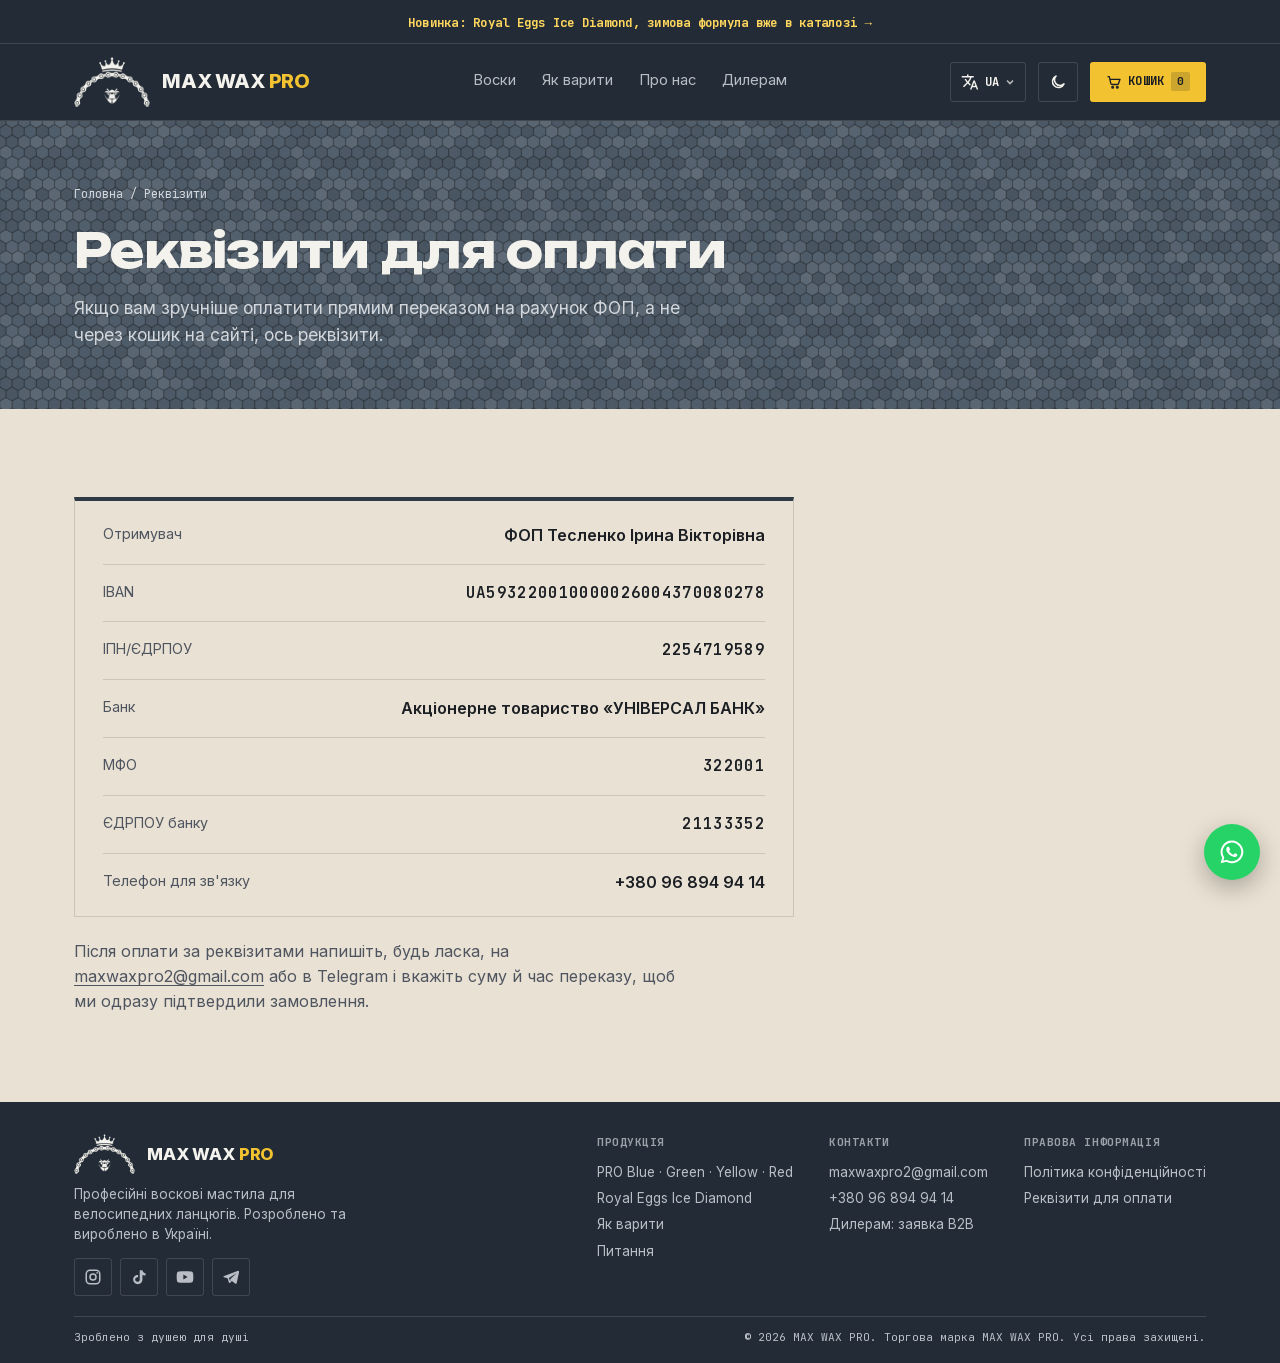
<file: requisites.html>
<!DOCTYPE html>
<html lang="uk" data-lang="uk">
<head>
<meta charset="UTF-8">
<meta name="viewport" content="width=device-width, initial-scale=1.0">
<title data-uk="Реквізити для оплати | MAX WAX PRO" data-en="Payment details | MAX WAX PRO">Реквізити для оплати | MAX WAX PRO</title>
<meta name="description" content="Банківські реквізити ФОП для оплати замовлення MAX WAX PRO прямим переказом.">
<meta name="robots" content="index, follow">
<link rel="icon" type="image/png" sizes="32x32" href="/favicon-32.png">
<link rel="apple-touch-icon" href="/apple-touch-icon.png">
<meta name="theme-color" content="#2f3a46">
<script>(function(){var r=document.documentElement,t=null;try{t=localStorage.getItem('mwp-theme');}catch(e){}if(t==='dark'||t==='light'){r.setAttribute('data-theme',t);}var d=t||(window.matchMedia&&matchMedia('(prefers-color-scheme: dark)').matches?'dark':'light');r.setAttribute('data-theme-eff',d);})();</script>
<link rel="preload" href="/fonts/inter-cyrillic.woff2" as="font" type="font/woff2" crossorigin>
<link rel="preload" href="/fonts/unbounded-cyrillic.woff2" as="font" type="font/woff2" crossorigin>
<link rel="stylesheet" href="/fonts/fonts.css">
<link rel="stylesheet" href="/site.css">
</head>
<body>

<div class="announce-bar">
  <a href="/#ice-diamond" class="announce-link" data-uk="Новинка: Royal Eggs Ice Diamond, зимова формула вже в каталозі →" data-en="New: Royal Eggs Ice Diamond, the winter formula is now in the catalogue →">Новинка: Royal Eggs Ice Diamond, зимова формула вже в каталозі →</a>
</div>

<header>
  <div class="wrap nav">
    <a class="brand" href="/">
      <span class="logo-mark" role="img" aria-label="MAX WAX PRO"></span>
      <span class="brand-word">MAX WAX <span>PRO</span></span>
    </a>
    <nav class="links">
      <a href="/#products" data-uk="Воски" data-en="Waxes">Воски</a>
      <a href="/how" data-uk="Як варити" data-en="How to wax">Як варити</a>
      <a href="/about" data-uk="Про нас" data-en="About us">Про нас</a>
      <a href="/#dealers" data-uk="Дилерам" data-en="Dealers">Дилерам</a>
    </nav>
    <div class="nav-right">
      <div class="lang-menu">
        <button class="lang-trigger" id="langTrigger" type="button" aria-haspopup="true" aria-expanded="false" aria-controls="langList" aria-label="Мова / Language"><svg width="18" height="18" viewBox="0 0 24 24" fill="currentColor" aria-hidden="true"><path d="M12.87 15.07l-2.54-2.51.03-.03c1.74-1.94 2.98-4.17 3.71-6.53H17V4h-7V2H8v2H1v1.99h11.17C11.5 7.92 10.44 9.75 9 11.35 8.07 10.32 7.3 9.19 6.69 8h-2c.73 1.63 1.73 3.17 2.98 4.56l-5.09 5.02L4 19l5-5 3.11 3.11.76-2.04zM18.5 10h-2L12 22h2l1.12-3h4.75L21 22h2l-4.5-12zm-2.62 7l1.62-4.33L19.12 17h-3.24z"/></svg><span class="lang-cur">UA</span><svg class="chev" width="10" height="10" viewBox="0 0 10 10" fill="none" stroke="currentColor" stroke-width="1.6" aria-hidden="true"><path d="M2 3.5l3 3 3-3"/></svg></button>
        <div class="lang-list" id="langList" hidden>
          <button class="lang-btn active" data-lang="uk" type="button" lang="uk">Українська</button>
          <button class="lang-btn" data-lang="en" type="button" lang="en">English</button>
        </div>
      </div>
      <button class="theme-btn" type="button" data-theme-toggle aria-label="Темна або світла тема / Dark or light theme"><svg class="i-moon" width="18" height="18" viewBox="0 0 24 24" fill="none" stroke="currentColor" stroke-width="2" stroke-linecap="round" stroke-linejoin="round" aria-hidden="true"><path d="M20 14.5A8 8 0 1 1 9.5 4a6.5 6.5 0 0 0 10.5 10.5z"/></svg><svg class="i-sun" width="18" height="18" viewBox="0 0 24 24" fill="none" stroke="currentColor" stroke-width="2" stroke-linecap="round" aria-hidden="true"><circle cx="12" cy="12" r="4.2"/><path d="M12 2.5v2.2M12 19.3v2.2M2.5 12h2.2M19.3 12h2.2M5.3 5.3l1.6 1.6M17.1 17.1l1.6 1.6M18.7 5.3l-1.6 1.6M6.9 17.1l-1.6 1.6"/></svg></button>
      <a class="cart-btn" href="/#products" aria-label="Кошик"><svg width="16" height="16" viewBox="0 0 24 24" fill="none" stroke="currentColor" stroke-width="2" stroke-linecap="round" stroke-linejoin="round" aria-hidden="true"><path d="M3 4h2l2.2 10.2a2 2 0 0 0 2 1.6h7.6a2 2 0 0 0 2-1.5L21 8H6.2"/><circle cx="10" cy="20" r="1.3"/><circle cx="17" cy="20" r="1.3"/></svg> <span data-uk="КОШИК" data-en="CART">КОШИК</span> <span class="cart-count" id="cartCount">0</span></a>
      <button class="menu-toggle" id="menuToggle" type="button" aria-label="Меню" aria-expanded="false" aria-controls="mobilePanel">
        <span></span><span></span><span></span>
      </button>
    </div>
  </div>
  <div class="mobile-panel" id="mobilePanel">
    <a href="/#products" data-uk="Воски" data-en="Waxes">Воски</a>
      <a href="/how" data-uk="Як варити" data-en="How to wax">Як варити</a>
      <a href="/about" data-uk="Про нас" data-en="About us">Про нас</a>
      <a href="/#dealers" data-uk="Дилерам" data-en="Dealers">Дилерам</a>
    <div class="mobile-tools">
      <button class="lang-btn" data-lang="uk" type="button" lang="uk">Українська</button>
      <button class="lang-btn" data-lang="en" type="button" lang="en">English</button>
      <button class="theme-btn" type="button" data-theme-toggle aria-label="Темна або світла тема / Dark or light theme"><svg class="i-moon" width="18" height="18" viewBox="0 0 24 24" fill="none" stroke="currentColor" stroke-width="2" stroke-linecap="round" stroke-linejoin="round" aria-hidden="true"><path d="M20 14.5A8 8 0 1 1 9.5 4a6.5 6.5 0 0 0 10.5 10.5z"/></svg><svg class="i-sun" width="18" height="18" viewBox="0 0 24 24" fill="none" stroke="currentColor" stroke-width="2" stroke-linecap="round" aria-hidden="true"><circle cx="12" cy="12" r="4.2"/><path d="M12 2.5v2.2M12 19.3v2.2M2.5 12h2.2M19.3 12h2.2M5.3 5.3l1.6 1.6M17.1 17.1l1.6 1.6M18.7 5.3l-1.6 1.6M6.9 17.1l-1.6 1.6"/></svg></button>
    </div>
  </div>
</header>

<main>
  <section class="page-hero s-wall-light">
    <div class="wrap">
      <div class="crumbs"><a href="/" data-uk="Головна" data-en="Home">Головна</a> / <span data-uk="Реквізити" data-en="Payment details">Реквізити</span></div>
      <h1 data-uk="Реквізити для оплати" data-en="Payment details">Реквізити для оплати</h1>
      <p class="lede" data-uk="Якщо вам зручніше оплатити прямим переказом на рахунок ФОП, а не через кошик на сайті, ось реквізити." data-en="If you prefer to pay by direct bank transfer to our account rather than through the site cart, here are the details.">Якщо вам зручніше оплатити прямим переказом на рахунок ФОП, а не через кошик на сайті, ось реквізити.</p>
    </div>
  </section>
  <section class="sec s-ground">
    <div class="wrap">
      <div class="req-card">
        <div class="req-row"><span class="req-k" data-uk="Отримувач" data-en="Recipient">Отримувач</span><span class="req-v ">ФОП Тесленко Ірина Вікторівна</span></div>
        <div class="req-row"><span class="req-k" data-uk="IBAN" data-en="IBAN">IBAN</span><span class="req-v mono">UA593220010000026004370080278</span></div>
        <div class="req-row"><span class="req-k" data-uk="ІПН/ЄДРПОУ" data-en="Tax ID">ІПН/ЄДРПОУ</span><span class="req-v mono">2254719589</span></div>
        <div class="req-row"><span class="req-k" data-uk="Банк" data-en="Bank">Банк</span><span class="req-v ">Акціонерне товариство «УНІВЕРСАЛ БАНК»</span></div>
        <div class="req-row"><span class="req-k" data-uk="МФО" data-en="Bank code (MFO)">МФО</span><span class="req-v mono">322001</span></div>
        <div class="req-row"><span class="req-k" data-uk="ЄДРПОУ банку" data-en="Bank EDRPOU">ЄДРПОУ банку</span><span class="req-v mono">21133352</span></div>
        <div class="req-row"><span class="req-k" data-uk="Телефон для зв&#x27;язку" data-en="Contact phone">Телефон для зв&#x27;язку</span><span class="req-v"><a href="tel:+380968949414">+380 96 894 94 14</a></span></div>
      </div>
      <p class="req-note" data-uk-html="Після оплати за реквізитами напишіть, будь ласка, на &lt;a href=&quot;mailto:maxwaxpro2@gmail.com&quot;&gt;maxwaxpro2@gmail.com&lt;/a&gt; або в Telegram і вкажіть суму й час переказу, щоб ми одразу підтвердили замовлення." data-en-html="After paying by bank transfer, please email &lt;a href=&quot;mailto:maxwaxpro2@gmail.com&quot;&gt;maxwaxpro2@gmail.com&lt;/a&gt; or message us on Telegram with the amount and time of the transfer so we can confirm your order right away.">Після оплати за реквізитами напишіть, будь ласка, на <a href="mailto:maxwaxpro2@gmail.com">maxwaxpro2@gmail.com</a> або в Telegram і вкажіть суму й час переказу, щоб ми одразу підтвердили замовлення.</p>
    </div>
  </section>
</main>

<footer>
  <div class="wrap">
    <div class="foot-top">
      <div>
        <a class="brand" href="/">
          <span class="logo-mark logo-mark--footer" role="img" aria-label="MAX WAX PRO"></span>
          <span class="brand-word">MAX WAX <span>PRO</span></span>
        </a>
        <p data-uk="Професійні воскові мастила для велосипедних ланцюгів. Розроблено та вироблено в Україні." data-en="Professional hot wax lubricants for bicycle chains. Designed and made in Ukraine.">Професійні воскові мастила для велосипедних ланцюгів. Розроблено та вироблено в Україні.</p>
        <div class="foot-social">
          <a href="https://www.instagram.com/max.waxpro" target="_blank" rel="noopener" aria-label="Instagram" title="Instagram"><svg width="18" height="18" viewBox="0 0 24 24" fill="none" stroke="currentColor" stroke-width="2" aria-hidden="true"><rect x="3" y="3" width="18" height="18" rx="5"/><circle cx="12" cy="12" r="4"/><circle cx="17.5" cy="6.5" r="1.1" fill="currentColor" stroke="none"/></svg></a>
          <a href="https://www.tiktok.com/@maxwaxpro" target="_blank" rel="noopener" aria-label="TikTok" title="TikTok"><svg width="18" height="18" viewBox="0 0 24 24" fill="currentColor" aria-hidden="true"><path d="M16.6 3c.4 2.2 1.9 3.8 4.1 4v3.1c-1.5 0-2.9-.4-4.1-1.2v6.4c0 3.6-2.8 6.2-6.2 6.2S4.2 18.9 4.2 15.4c0-3.6 3-6.3 6.6-6.1v3.2c-.3-.1-.6-.1-.9-.1-1.6 0-3 1.3-3 3s1.3 3 3 3 3.1-1.3 3.1-3.2V3h3.6z"/></svg></a>
          <a href="https://www.youtube.com/@maxwaxpro" target="_blank" rel="noopener" aria-label="YouTube" title="YouTube"><svg width="20" height="20" viewBox="0 0 24 24" fill="currentColor" aria-hidden="true"><path d="M21.6 7.2a2.6 2.6 0 0 0-1.8-1.8C18.2 5 12 5 12 5s-6.2 0-7.8.4A2.6 2.6 0 0 0 2.4 7.2 27 27 0 0 0 2 12a27 27 0 0 0 .4 4.8 2.6 2.6 0 0 0 1.8 1.8C5.8 19 12 19 12 19s6.2 0 7.8-.4a2.6 2.6 0 0 0 1.8-1.8A27 27 0 0 0 22 12a27 27 0 0 0-.4-4.8zM10 15V9l5.2 3z"/></svg></a>
          <a href="https://t.me/+UKmDAg-wsNczZWYy" target="_blank" rel="noopener" aria-label="Telegram" title="Telegram"><svg width="18" height="18" viewBox="0 0 24 24" fill="currentColor" aria-hidden="true"><path d="M21.4 3.6 2.9 10.7c-1.3.5-1.2 1.2-.2 1.5l4.7 1.5 1.8 5.6c.2.6.4.8.8.8.4 0 .6-.2.9-.5l2.3-2.2 4.7 3.5c.9.5 1.5.2 1.7-.8l3.1-14.5c.3-1.3-.5-1.9-1.3-1.5zM9.2 13.3l9-5.7c.4-.3.8-.1.5.2l-7.5 6.8-.3 3.2-1.7-4.5z"/></svg></a>
        </div>
      </div>
      <div class="foot-cols">
        <div class="foot-col">
          <h4 data-uk="Продукція" data-en="Products">Продукція</h4>
          <div><a href="/#products">PRO Blue · Green · Yellow · Red</a></div>
          <div><a href="/#ice-diamond">Royal Eggs Ice Diamond</a></div>
          <div><a href="/how" data-uk="Як варити" data-en="How to wax">Як варити</a></div>
          <div><a href="/faq" data-uk="Питання" data-en="FAQ">Питання</a></div>
        </div>
        <div class="foot-col">
          <h4 data-uk="Контакти" data-en="Contacts">Контакти</h4>
          <div><a href="mailto:maxwaxpro2@gmail.com">maxwaxpro2@gmail.com</a></div>
          <div><a href="tel:+380968949414">+380 96 894 94 14</a></div>
          <div><span data-uk="Дилерам:" data-en="Dealers:">Дилерам:</span> <a href="/#dealers" data-uk="заявка B2B" data-en="B2B application">заявка B2B</a></div>
        </div>
        <div class="foot-col">
          <h4 data-uk="Правова інформація" data-en="Legal">Правова інформація</h4>
          <div><a href="/privacy" data-uk="Політика конфіденційності" data-en="Privacy policy">Політика конфіденційності</a></div>
          <div><a href="/requisites" data-uk="Реквізити для оплати" data-en="Payment details">Реквізити для оплати</a></div>
        </div>
      </div>
    </div>
    <div class="foot-bottom">
      <span data-uk="Зроблено з душею для душі" data-en="With soul for the soul">Зроблено з душею для душі</span>
      <span data-uk="© 2026 MAX WAX PRO. Торгова марка MAX WAX PRO. Усі права захищені." data-en="© 2026 MAX WAX PRO. MAX WAX PRO is a trademark. All rights reserved.">© 2026 MAX WAX PRO. Торгова марка MAX WAX PRO. Усі права захищені.</span>
    </div>
  </div>
</footer>
<a class="wa-float" href="https://wa.me/380968949414?text=%D0%92%D1%96%D1%82%D0%B0%D1%8E%21%20%D0%9F%D0%B8%D1%82%D0%B0%D0%BD%D0%BD%D1%8F%20%D1%89%D0%BE%D0%B4%D0%BE%20MAX%20WAX%20PRO" target="_blank" rel="noopener" aria-label="Написати в WhatsApp / Message us on WhatsApp" title="WhatsApp"><svg width="28" height="28" viewBox="0 0 24 24" fill="currentColor" aria-hidden="true"><path d="M12 2.2A9.7 9.7 0 0 0 3.6 16.8L2.3 21.7l5-1.3A9.7 9.7 0 1 0 12 2.2zm0 17.7a8 8 0 0 1-4.1-1.1l-.3-.2-3 .8.8-2.9-.2-.3A8 8 0 1 1 12 19.9zm4.4-6c-.2-.1-1.4-.7-1.7-.8-.2-.1-.4-.1-.5.1l-.8 1c-.1.2-.3.2-.5.1a6.6 6.6 0 0 1-3.3-2.9c-.2-.4.3-.4.7-1.3.1-.2 0-.3 0-.4l-.8-1.8c-.2-.5-.4-.4-.5-.4h-.5c-.2 0-.4.1-.6.3-.2.2-.8.8-.8 2s.8 2.3.9 2.4c.1.2 1.6 2.5 4 3.5 1.5.6 2.1.7 2.8.6.5-.1 1.4-.6 1.6-1.1.2-.5.2-1 .1-1.1l-.4-.2z"/></svg></a>

<script src="/site.js"></script>
</body>
</html>
</file>
<file: fonts/fonts.css>
/* Self-hosted fonts (Inter, JetBrains Mono, Unbounded; SIL Open Font License). Source: Google Fonts. */
@font-face{font-family:'Inter';font-style:normal;font-weight:400 900;font-display:swap;src:url(/fonts/inter-cyrillic-ext.woff2) format('woff2');unicode-range:U+0460-052F, U+1C80-1C8A, U+20B4, U+2DE0-2DFF, U+A640-A69F, U+FE2E-FE2F;}
@font-face{font-family:'Inter';font-style:normal;font-weight:400 900;font-display:swap;src:url(/fonts/inter-cyrillic.woff2) format('woff2');unicode-range:U+0301, U+0400-045F, U+0490-0491, U+04B0-04B1, U+2116;}
@font-face{font-family:'Inter';font-style:normal;font-weight:400 900;font-display:swap;src:url(/fonts/inter-latin-ext.woff2) format('woff2');unicode-range:U+0100-02BA, U+02BD-02C5, U+02C7-02CC, U+02CE-02D7, U+02DD-02FF, U+0304, U+0308, U+0329, U+1D00-1DBF, U+1E00-1E9F, U+1EF2-1EFF, U+2020, U+20A0-20AB, U+20AD-20C4, U+2113, U+2C60-2C7F, U+A720-A7FF;}
@font-face{font-family:'Inter';font-style:normal;font-weight:400 900;font-display:swap;src:url(/fonts/inter-latin.woff2) format('woff2');unicode-range:U+0000-00FF, U+0131, U+0152-0153, U+02BB-02BC, U+02C6, U+02DA, U+02DC, U+0304, U+0308, U+0329, U+2000-206F, U+20AC, U+2122, U+2191, U+2193, U+2212, U+2215, U+FEFF, U+FFFD;}
@font-face{font-family:'JetBrains Mono';font-style:normal;font-weight:400 700;font-display:swap;src:url(/fonts/jetbrains-mono-cyrillic-ext.woff2) format('woff2');unicode-range:U+0460-052F, U+1C80-1C8A, U+20B4, U+2DE0-2DFF, U+A640-A69F, U+FE2E-FE2F;}
@font-face{font-family:'JetBrains Mono';font-style:normal;font-weight:400 700;font-display:swap;src:url(/fonts/jetbrains-mono-cyrillic.woff2) format('woff2');unicode-range:U+0301, U+0400-045F, U+0490-0491, U+04B0-04B1, U+2116;}
@font-face{font-family:'JetBrains Mono';font-style:normal;font-weight:400 700;font-display:swap;src:url(/fonts/jetbrains-mono-latin-ext.woff2) format('woff2');unicode-range:U+0100-02BA, U+02BD-02C5, U+02C7-02CC, U+02CE-02D7, U+02DD-02FF, U+0304, U+0308, U+0329, U+1D00-1DBF, U+1E00-1E9F, U+1EF2-1EFF, U+2020, U+20A0-20AB, U+20AD-20C4, U+2113, U+2C60-2C7F, U+A720-A7FF;}
@font-face{font-family:'JetBrains Mono';font-style:normal;font-weight:400 700;font-display:swap;src:url(/fonts/jetbrains-mono-latin.woff2) format('woff2');unicode-range:U+0000-00FF, U+0131, U+0152-0153, U+02BB-02BC, U+02C6, U+02DA, U+02DC, U+0304, U+0308, U+0329, U+2000-206F, U+20AC, U+2122, U+2191, U+2193, U+2212, U+2215, U+FEFF, U+FFFD;}
@font-face{font-family:'Unbounded';font-style:normal;font-weight:600 800;font-display:swap;src:url(/fonts/unbounded-cyrillic-ext.woff2) format('woff2');unicode-range:U+0460-052F, U+1C80-1C8A, U+20B4, U+2DE0-2DFF, U+A640-A69F, U+FE2E-FE2F;}
@font-face{font-family:'Unbounded';font-style:normal;font-weight:600 800;font-display:swap;src:url(/fonts/unbounded-cyrillic.woff2) format('woff2');unicode-range:U+0301, U+0400-045F, U+0490-0491, U+04B0-04B1, U+2116;}
@font-face{font-family:'Unbounded';font-style:normal;font-weight:600 800;font-display:swap;src:url(/fonts/unbounded-latin-ext.woff2) format('woff2');unicode-range:U+0100-02BA, U+02BD-02C5, U+02C7-02CC, U+02CE-02D7, U+02DD-02FF, U+0304, U+0308, U+0329, U+1D00-1DBF, U+1E00-1E9F, U+1EF2-1EFF, U+2020, U+20A0-20AB, U+20AD-20C4, U+2113, U+2C60-2C7F, U+A720-A7FF;}
@font-face{font-family:'Unbounded';font-style:normal;font-weight:600 800;font-display:swap;src:url(/fonts/unbounded-latin.woff2) format('woff2');unicode-range:U+0000-00FF, U+0131, U+0152-0153, U+02BB-02BC, U+02C6, U+02DA, U+02DC, U+0304, U+0308, U+0329, U+2000-206F, U+20AC, U+2122, U+2191, U+2193, U+2212, U+2215, U+FEFF, U+FFFD;}
</file>
<file: site.css>
/* MAX WAX PRO: спільні стилі всіх сторінок (кольори, шрифти, шапка, кнопки, футер, кошик).
   Стилі окремої сторінки лишаються в її <style>. */
:root{
  /* Стіна (бетон) і ґрунт */
  --wall:#2f3a46;
  --wall-deep:#232c36;
  --wall-2:#38444f;
  --ground:#e9e1d3;
  --ground-2:#ddd3c2;
  --ink:#f4f2ec;
  --ink-soft:#b9bec6;
  --ink-dark:#1b1f24;
  --ink-dark-soft:#4f5560;
  /* Кольори воску. *-txt: темніші відтінки під білий текст (контраст 4.5:1 і більше) */
  --blue:#1f6fb5;
  --green:#2e8b57;  --green-txt:#267a4b;
  --yellow:#f2c230;
  --red:#d6402b;    --red-txt:#c93a26;
  --ice:#16314a;
  --ice-light:#cfe8f3;
  /* Сумісність зі старими компонентами (кошик, форма замовлення) */
  --bg:var(--wall-deep);
  --surface:var(--wall);
  --surface-2:var(--wall-2);
  --accent:var(--yellow);
  --accent-ink:var(--ink-dark);
  --border:rgba(244,242,236,.14);
  --light-border:rgba(27,31,36,.14);
  /* поверхня сторінки (змінюється в темній темі) */
  --page-ink:#1b1f24;
  --card:var(--card);
  --field:#fff;
  --radius:3px;
  --maxw:1180px;
  --ease-out:cubic-bezier(.22,1,.36,1);
  --hex:url("data:image/svg+xml,%3Csvg xmlns='http://www.w3.org/2000/svg' width='96.995' height='84.0'%3E%3Cpolygon points='0.00,-7.00 6.06,-3.50 6.06,3.50 0.00,7.00 -6.06,3.50 -6.06,-3.50' fill='%23000' fill-opacity='0.078' stroke='%23000' stroke-opacity='.16' stroke-width='1.2'/%3E%3Cpolygon points='6.06,3.50 12.12,7.00 12.12,14.00 6.06,17.50 -0.00,14.00 0.00,7.00' fill='%23000' fill-opacity='0.041' stroke='%23000' stroke-opacity='.16' stroke-width='1.2'/%3E%3Cpolygon points='12.12,-7.00 18.19,-3.50 18.19,3.50 12.12,7.00 6.06,3.50 6.06,-3.50' fill='%23fff' fill-opacity='0.017' stroke='%23000' stroke-opacity='.16' stroke-width='1.2'/%3E%3Cpolygon points='18.19,3.50 24.25,7.00 24.25,14.00 18.19,17.50 12.12,14.00 12.12,7.00' fill='%23000' fill-opacity='0.057' stroke='%23000' stroke-opacity='.16' stroke-width='1.2'/%3E%3Cpolygon points='24.25,-7.00 30.31,-3.50 30.31,3.50 24.25,7.00 18.19,3.50 18.19,-3.50' fill='%23fff' fill-opacity='0.008' stroke='%23000' stroke-opacity='.16' stroke-width='1.2'/%3E%3Cpolygon points='30.31,3.50 36.37,7.00 36.37,14.00 30.31,17.50 24.25,14.00 24.25,7.00' fill='%23000' fill-opacity='0.013' stroke='%23000' stroke-opacity='.16' stroke-width='1.2'/%3E%3Cpolygon points='36.37,-7.00 42.44,-3.50 42.44,3.50 36.37,7.00 30.31,3.50 30.31,-3.50' fill='%23fff' fill-opacity='0.054' stroke='%23000' stroke-opacity='.16' stroke-width='1.2'/%3E%3Cpolygon points='42.44,3.50 48.50,7.00 48.50,14.00 42.44,17.50 36.37,14.00 36.37,7.00' fill='%23000' fill-opacity='0.087' stroke='%23000' stroke-opacity='.16' stroke-width='1.2'/%3E%3Cpolygon points='48.50,-7.00 54.56,-3.50 54.56,3.50 48.50,7.00 42.44,3.50 42.44,-3.50' fill='%23fff' fill-opacity='0.056' stroke='%23000' stroke-opacity='.16' stroke-width='1.2'/%3E%3Cpolygon points='54.56,3.50 60.62,7.00 60.62,14.00 54.56,17.50 48.50,14.00 48.50,7.00' fill='%23fff' fill-opacity='0.005' stroke='%23000' stroke-opacity='.16' stroke-width='1.2'/%3E%3Cpolygon points='60.62,-7.00 66.68,-3.50 66.68,3.50 60.62,7.00 54.56,3.50 54.56,-3.50' fill='%23fff' fill-opacity='0.079' stroke='%23000' stroke-opacity='.16' stroke-width='1.2'/%3E%3Cpolygon points='66.68,3.50 72.75,7.00 72.75,14.00 66.68,17.50 60.62,14.00 60.62,7.00' fill='%23fff' fill-opacity='0.07' stroke='%23000' stroke-opacity='.16' stroke-width='1.2'/%3E%3Cpolygon points='72.75,-7.00 78.81,-3.50 78.81,3.50 72.75,7.00 66.68,3.50 66.68,-3.50' fill='%23000' fill-opacity='0.04' stroke='%23000' stroke-opacity='.16' stroke-width='1.2'/%3E%3Cpolygon points='78.81,3.50 84.87,7.00 84.87,14.00 78.81,17.50 72.75,14.00 72.75,7.00' fill='%23fff' fill-opacity='0.047' stroke='%23000' stroke-opacity='.16' stroke-width='1.2'/%3E%3Cpolygon points='84.87,-7.00 90.93,-3.50 90.93,3.50 84.87,7.00 78.81,3.50 78.81,-3.50' fill='%23000' fill-opacity='0.045' stroke='%23000' stroke-opacity='.16' stroke-width='1.2'/%3E%3Cpolygon points='90.93,3.50 96.99,7.00 96.99,14.00 90.93,17.50 84.87,14.00 84.87,7.00' fill='%23fff' fill-opacity='0.041' stroke='%23000' stroke-opacity='.16' stroke-width='1.2'/%3E%3Cpolygon points='96.99,-7.00 103.06,-3.50 103.06,3.50 96.99,7.00 90.93,3.50 90.93,-3.50' fill='%23000' fill-opacity='0.078' stroke='%23000' stroke-opacity='.16' stroke-width='1.2'/%3E%3Cpolygon points='103.06,3.50 109.12,7.00 109.12,14.00 103.06,17.50 96.99,14.00 96.99,7.00' fill='%23000' fill-opacity='0.041' stroke='%23000' stroke-opacity='.16' stroke-width='1.2'/%3E%3Cpolygon points='0.00,14.00 6.06,17.50 6.06,24.50 0.00,28.00 -6.06,24.50 -6.06,17.50' fill='%23000' fill-opacity='0.037' stroke='%23000' stroke-opacity='.16' stroke-width='1.2'/%3E%3Cpolygon points='6.06,24.50 12.12,28.00 12.12,35.00 6.06,38.50 -0.00,35.00 0.00,28.00' fill='%23fff' fill-opacity='0.064' stroke='%23000' stroke-opacity='.16' stroke-width='1.2'/%3E%3Cpolygon points='12.12,14.00 18.19,17.50 18.19,24.50 12.12,28.00 6.06,24.50 6.06,17.50' fill='%23000' fill-opacity='0.068' stroke='%23000' stroke-opacity='.16' stroke-width='1.2'/%3E%3Cpolygon points='18.19,24.50 24.25,28.00 24.25,35.00 18.19,38.50 12.12,35.00 12.12,28.00' fill='%23000' fill-opacity='0.003' stroke='%23000' stroke-opacity='.16' stroke-width='1.2'/%3E%3Cpolygon points='24.25,14.00 30.31,17.50 30.31,24.50 24.25,28.00 18.19,24.50 18.19,17.50' fill='%23fff' fill-opacity='0.036' stroke='%23000' stroke-opacity='.16' stroke-width='1.2'/%3E%3Cpolygon points='30.31,24.50 36.37,28.00 36.37,35.00 30.31,38.50 24.25,35.00 24.25,28.00' fill='%23000' fill-opacity='0.035' stroke='%23000' stroke-opacity='.16' stroke-width='1.2'/%3E%3Cpolygon points='36.37,14.00 42.44,17.50 42.44,24.50 36.37,28.00 30.31,24.50 30.31,17.50' fill='%23fff' fill-opacity='0.076' stroke='%23000' stroke-opacity='.16' stroke-width='1.2'/%3E%3Cpolygon points='42.44,24.50 48.50,28.00 48.50,35.00 42.44,38.50 36.37,35.00 36.37,28.00' fill='%23fff' fill-opacity='0.019' stroke='%23000' stroke-opacity='.16' stroke-width='1.2'/%3E%3Cpolygon points='48.50,14.00 54.56,17.50 54.56,24.50 48.50,28.00 42.44,24.50 42.44,17.50' fill='%23fff' fill-opacity='0.042' stroke='%23000' stroke-opacity='.16' stroke-width='1.2'/%3E%3Cpolygon points='54.56,24.50 60.62,28.00 60.62,35.00 54.56,38.50 48.50,35.00 48.50,28.00' fill='%23000' fill-opacity='0.038' stroke='%23000' stroke-opacity='.16' stroke-width='1.2'/%3E%3Cpolygon points='60.62,14.00 66.68,17.50 66.68,24.50 60.62,28.00 54.56,24.50 54.56,17.50' fill='%23fff' fill-opacity='0.07' stroke='%23000' stroke-opacity='.16' stroke-width='1.2'/%3E%3Cpolygon points='66.68,24.50 72.75,28.00 72.75,35.00 66.68,38.50 60.62,35.00 60.62,28.00' fill='%23000' fill-opacity='0.03' stroke='%23000' stroke-opacity='.16' stroke-width='1.2'/%3E%3Cpolygon points='72.75,14.00 78.81,17.50 78.81,24.50 72.75,28.00 66.68,24.50 66.68,17.50' fill='%23000' fill-opacity='0.03' stroke='%23000' stroke-opacity='.16' stroke-width='1.2'/%3E%3Cpolygon points='78.81,24.50 84.87,28.00 84.87,35.00 78.81,38.50 72.75,35.00 72.75,28.00' fill='%23000' fill-opacity='0.068' stroke='%23000' stroke-opacity='.16' stroke-width='1.2'/%3E%3Cpolygon points='84.87,14.00 90.93,17.50 90.93,24.50 84.87,28.00 78.81,24.50 78.81,17.50' fill='%23fff' fill-opacity='0.012' stroke='%23000' stroke-opacity='.16' stroke-width='1.2'/%3E%3Cpolygon points='90.93,24.50 96.99,28.00 96.99,35.00 90.93,38.50 84.87,35.00 84.87,28.00' fill='%23fff' fill-opacity='0.001' stroke='%23000' stroke-opacity='.16' stroke-width='1.2'/%3E%3Cpolygon points='96.99,14.00 103.06,17.50 103.06,24.50 96.99,28.00 90.93,24.50 90.93,17.50' fill='%23000' fill-opacity='0.037' stroke='%23000' stroke-opacity='.16' stroke-width='1.2'/%3E%3Cpolygon points='103.06,24.50 109.12,28.00 109.12,35.00 103.06,38.50 96.99,35.00 96.99,28.00' fill='%23fff' fill-opacity='0.064' stroke='%23000' stroke-opacity='.16' stroke-width='1.2'/%3E%3Cpolygon points='0.00,35.00 6.06,38.50 6.06,45.50 0.00,49.00 -6.06,45.50 -6.06,38.50' fill='%23000' fill-opacity='0.072' stroke='%23000' stroke-opacity='.16' stroke-width='1.2'/%3E%3Cpolygon points='6.06,45.50 12.12,49.00 12.12,56.00 6.06,59.50 -0.00,56.00 0.00,49.00' fill='%23fff' fill-opacity='0.061' stroke='%23000' stroke-opacity='.16' stroke-width='1.2'/%3E%3Cpolygon points='12.12,35.00 18.19,38.50 18.19,45.50 12.12,49.00 6.06,45.50 6.06,38.50' fill='%23fff' fill-opacity='0.04' stroke='%23000' stroke-opacity='.16' stroke-width='1.2'/%3E%3Cpolygon points='18.19,45.50 24.25,49.00 24.25,56.00 18.19,59.50 12.12,56.00 12.12,49.00' fill='%23fff' fill-opacity='0.089' stroke='%23000' stroke-opacity='.16' stroke-width='1.2'/%3E%3Cpolygon points='24.25,35.00 30.31,38.50 30.31,45.50 24.25,49.00 18.19,45.50 18.19,38.50' fill='%23fff' fill-opacity='0.038' stroke='%23000' stroke-opacity='.16' stroke-width='1.2'/%3E%3Cpolygon points='30.31,45.50 36.37,49.00 36.37,56.00 30.31,59.50 24.25,56.00 24.25,49.00' fill='%23000' fill-opacity='0.01' stroke='%23000' stroke-opacity='.16' stroke-width='1.2'/%3E%3Cpolygon points='36.37,35.00 42.44,38.50 42.44,45.50 36.37,49.00 30.31,45.50 30.31,38.50' fill='%23000' fill-opacity='0.089' stroke='%23000' stroke-opacity='.16' stroke-width='1.2'/%3E%3Cpolygon points='42.44,45.50 48.50,49.00 48.50,56.00 42.44,59.50 36.37,56.00 36.37,49.00' fill='%23fff' fill-opacity='0.024' stroke='%23000' stroke-opacity='.16' stroke-width='1.2'/%3E%3Cpolygon points='48.50,35.00 54.56,38.50 54.56,45.50 48.50,49.00 42.44,45.50 42.44,38.50' fill='%23000' fill-opacity='0.09' stroke='%23000' stroke-opacity='.16' stroke-width='1.2'/%3E%3Cpolygon points='54.56,45.50 60.62,49.00 60.62,56.00 54.56,59.50 48.50,56.00 48.50,49.00' fill='%23fff' fill-opacity='0.019' stroke='%23000' stroke-opacity='.16' stroke-width='1.2'/%3E%3Cpolygon points='60.62,35.00 66.68,38.50 66.68,45.50 60.62,49.00 54.56,45.50 54.56,38.50' fill='%23000' fill-opacity='0.09' stroke='%23000' stroke-opacity='.16' stroke-width='1.2'/%3E%3Cpolygon points='66.68,45.50 72.75,49.00 72.75,56.00 66.68,59.50 60.62,56.00 60.62,49.00' fill='%23fff' fill-opacity='0.004' stroke='%23000' stroke-opacity='.16' stroke-width='1.2'/%3E%3Cpolygon points='72.75,35.00 78.81,38.50 78.81,45.50 72.75,49.00 66.68,45.50 66.68,38.50' fill='%23fff' fill-opacity='0.019' stroke='%23000' stroke-opacity='.16' stroke-width='1.2'/%3E%3Cpolygon points='78.81,45.50 84.87,49.00 84.87,56.00 78.81,59.50 72.75,56.00 72.75,49.00' fill='%23000' fill-opacity='0.001' stroke='%23000' stroke-opacity='.16' stroke-width='1.2'/%3E%3Cpolygon points='84.87,35.00 90.93,38.50 90.93,45.50 84.87,49.00 78.81,45.50 78.81,38.50' fill='%23000' fill-opacity='0.075' stroke='%23000' stroke-opacity='.16' stroke-width='1.2'/%3E%3Cpolygon points='90.93,45.50 96.99,49.00 96.99,56.00 90.93,59.50 84.87,56.00 84.87,49.00' fill='%23000' fill-opacity='0.007' stroke='%23000' stroke-opacity='.16' stroke-width='1.2'/%3E%3Cpolygon points='96.99,35.00 103.06,38.50 103.06,45.50 96.99,49.00 90.93,45.50 90.93,38.50' fill='%23000' fill-opacity='0.072' stroke='%23000' stroke-opacity='.16' stroke-width='1.2'/%3E%3Cpolygon points='103.06,45.50 109.12,49.00 109.12,56.00 103.06,59.50 96.99,56.00 96.99,49.00' fill='%23fff' fill-opacity='0.061' stroke='%23000' stroke-opacity='.16' stroke-width='1.2'/%3E%3Cpolygon points='0.00,56.00 6.06,59.50 6.06,66.50 0.00,70.00 -6.06,66.50 -6.06,59.50' fill='%23fff' fill-opacity='0.019' stroke='%23000' stroke-opacity='.16' stroke-width='1.2'/%3E%3Cpolygon points='6.06,66.50 12.12,70.00 12.12,77.00 6.06,80.50 -0.00,77.00 0.00,70.00' fill='%23fff' fill-opacity='0.001' stroke='%23000' stroke-opacity='.16' stroke-width='1.2'/%3E%3Cpolygon points='12.12,56.00 18.19,59.50 18.19,66.50 12.12,70.00 6.06,66.50 6.06,59.50' fill='%23000' fill-opacity='0.033' stroke='%23000' stroke-opacity='.16' stroke-width='1.2'/%3E%3Cpolygon points='18.19,66.50 24.25,70.00 24.25,77.00 18.19,80.50 12.12,77.00 12.12,70.00' fill='%23000' fill-opacity='0.011' stroke='%23000' stroke-opacity='.16' stroke-width='1.2'/%3E%3Cpolygon points='24.25,56.00 30.31,59.50 30.31,66.50 24.25,70.00 18.19,66.50 18.19,59.50' fill='%23000' fill-opacity='0.075' stroke='%23000' stroke-opacity='.16' stroke-width='1.2'/%3E%3Cpolygon points='30.31,66.50 36.37,70.00 36.37,77.00 30.31,80.50 24.25,77.00 24.25,70.00' fill='%23fff' fill-opacity='0.078' stroke='%23000' stroke-opacity='.16' stroke-width='1.2'/%3E%3Cpolygon points='36.37,56.00 42.44,59.50 42.44,66.50 36.37,70.00 30.31,66.50 30.31,59.50' fill='%23fff' fill-opacity='0.056' stroke='%23000' stroke-opacity='.16' stroke-width='1.2'/%3E%3Cpolygon points='42.44,66.50 48.50,70.00 48.50,77.00 42.44,80.50 36.37,77.00 36.37,70.00' fill='%23000' fill-opacity='0.082' stroke='%23000' stroke-opacity='.16' stroke-width='1.2'/%3E%3Cpolygon points='48.50,56.00 54.56,59.50 54.56,66.50 48.50,70.00 42.44,66.50 42.44,59.50' fill='%23fff' fill-opacity='0.065' stroke='%23000' stroke-opacity='.16' stroke-width='1.2'/%3E%3Cpolygon points='54.56,66.50 60.62,70.00 60.62,77.00 54.56,80.50 48.50,77.00 48.50,70.00' fill='%23fff' fill-opacity='0.067' stroke='%23000' stroke-opacity='.16' stroke-width='1.2'/%3E%3Cpolygon points='60.62,56.00 66.68,59.50 66.68,66.50 60.62,70.00 54.56,66.50 54.56,59.50' fill='%23fff' fill-opacity='0.062' stroke='%23000' stroke-opacity='.16' stroke-width='1.2'/%3E%3Cpolygon points='66.68,66.50 72.75,70.00 72.75,77.00 66.68,80.50 60.62,77.00 60.62,70.00' fill='%23000' fill-opacity='0.079' stroke='%23000' stroke-opacity='.16' stroke-width='1.2'/%3E%3Cpolygon points='72.75,56.00 78.81,59.50 78.81,66.50 72.75,70.00 66.68,66.50 66.68,59.50' fill='%23fff' fill-opacity='0.038' stroke='%23000' stroke-opacity='.16' stroke-width='1.2'/%3E%3Cpolygon points='78.81,66.50 84.87,70.00 84.87,77.00 78.81,80.50 72.75,77.00 72.75,70.00' fill='%23fff' fill-opacity='0.01' stroke='%23000' stroke-opacity='.16' stroke-width='1.2'/%3E%3Cpolygon points='84.87,56.00 90.93,59.50 90.93,66.50 84.87,70.00 78.81,66.50 78.81,59.50' fill='%23000' fill-opacity='0.021' stroke='%23000' stroke-opacity='.16' stroke-width='1.2'/%3E%3Cpolygon points='90.93,66.50 96.99,70.00 96.99,77.00 90.93,80.50 84.87,77.00 84.87,70.00' fill='%23000' fill-opacity='0.023' stroke='%23000' stroke-opacity='.16' stroke-width='1.2'/%3E%3Cpolygon points='96.99,56.00 103.06,59.50 103.06,66.50 96.99,70.00 90.93,66.50 90.93,59.50' fill='%23fff' fill-opacity='0.019' stroke='%23000' stroke-opacity='.16' stroke-width='1.2'/%3E%3Cpolygon points='103.06,66.50 109.12,70.00 109.12,77.00 103.06,80.50 96.99,77.00 96.99,70.00' fill='%23fff' fill-opacity='0.001' stroke='%23000' stroke-opacity='.16' stroke-width='1.2'/%3E%3Cpolygon points='0.00,77.00 6.06,80.50 6.06,87.50 0.00,91.00 -6.06,87.50 -6.06,80.50' fill='%23000' fill-opacity='0.078' stroke='%23000' stroke-opacity='.16' stroke-width='1.2'/%3E%3Cpolygon points='6.06,87.50 12.12,91.00 12.12,98.00 6.06,101.50 -0.00,98.00 0.00,91.00' fill='%23000' fill-opacity='0.041' stroke='%23000' stroke-opacity='.16' stroke-width='1.2'/%3E%3Cpolygon points='12.12,77.00 18.19,80.50 18.19,87.50 12.12,91.00 6.06,87.50 6.06,80.50' fill='%23fff' fill-opacity='0.017' stroke='%23000' stroke-opacity='.16' stroke-width='1.2'/%3E%3Cpolygon points='18.19,87.50 24.25,91.00 24.25,98.00 18.19,101.50 12.12,98.00 12.12,91.00' fill='%23000' fill-opacity='0.057' stroke='%23000' stroke-opacity='.16' stroke-width='1.2'/%3E%3Cpolygon points='24.25,77.00 30.31,80.50 30.31,87.50 24.25,91.00 18.19,87.50 18.19,80.50' fill='%23fff' fill-opacity='0.008' stroke='%23000' stroke-opacity='.16' stroke-width='1.2'/%3E%3Cpolygon points='30.31,87.50 36.37,91.00 36.37,98.00 30.31,101.50 24.25,98.00 24.25,91.00' fill='%23000' fill-opacity='0.013' stroke='%23000' stroke-opacity='.16' stroke-width='1.2'/%3E%3Cpolygon points='36.37,77.00 42.44,80.50 42.44,87.50 36.37,91.00 30.31,87.50 30.31,80.50' fill='%23fff' fill-opacity='0.054' stroke='%23000' stroke-opacity='.16' stroke-width='1.2'/%3E%3Cpolygon points='42.44,87.50 48.50,91.00 48.50,98.00 42.44,101.50 36.37,98.00 36.37,91.00' fill='%23000' fill-opacity='0.087' stroke='%23000' stroke-opacity='.16' stroke-width='1.2'/%3E%3Cpolygon points='48.50,77.00 54.56,80.50 54.56,87.50 48.50,91.00 42.44,87.50 42.44,80.50' fill='%23fff' fill-opacity='0.056' stroke='%23000' stroke-opacity='.16' stroke-width='1.2'/%3E%3Cpolygon points='54.56,87.50 60.62,91.00 60.62,98.00 54.56,101.50 48.50,98.00 48.50,91.00' fill='%23fff' fill-opacity='0.005' stroke='%23000' stroke-opacity='.16' stroke-width='1.2'/%3E%3Cpolygon points='60.62,77.00 66.68,80.50 66.68,87.50 60.62,91.00 54.56,87.50 54.56,80.50' fill='%23fff' fill-opacity='0.079' stroke='%23000' stroke-opacity='.16' stroke-width='1.2'/%3E%3Cpolygon points='66.68,87.50 72.75,91.00 72.75,98.00 66.68,101.50 60.62,98.00 60.62,91.00' fill='%23fff' fill-opacity='0.07' stroke='%23000' stroke-opacity='.16' stroke-width='1.2'/%3E%3Cpolygon points='72.75,77.00 78.81,80.50 78.81,87.50 72.75,91.00 66.68,87.50 66.68,80.50' fill='%23000' fill-opacity='0.04' stroke='%23000' stroke-opacity='.16' stroke-width='1.2'/%3E%3Cpolygon points='78.81,87.50 84.87,91.00 84.87,98.00 78.81,101.50 72.75,98.00 72.75,91.00' fill='%23fff' fill-opacity='0.047' stroke='%23000' stroke-opacity='.16' stroke-width='1.2'/%3E%3Cpolygon points='84.87,77.00 90.93,80.50 90.93,87.50 84.87,91.00 78.81,87.50 78.81,80.50' fill='%23000' fill-opacity='0.045' stroke='%23000' stroke-opacity='.16' stroke-width='1.2'/%3E%3Cpolygon points='90.93,87.50 96.99,91.00 96.99,98.00 90.93,101.50 84.87,98.00 84.87,91.00' fill='%23fff' fill-opacity='0.041' stroke='%23000' stroke-opacity='.16' stroke-width='1.2'/%3E%3Cpolygon points='96.99,77.00 103.06,80.50 103.06,87.50 96.99,91.00 90.93,87.50 90.93,80.50' fill='%23000' fill-opacity='0.078' stroke='%23000' stroke-opacity='.16' stroke-width='1.2'/%3E%3Cpolygon points='103.06,87.50 109.12,91.00 109.12,98.00 103.06,101.50 96.99,98.00 96.99,91.00' fill='%23000' fill-opacity='0.041' stroke='%23000' stroke-opacity='.16' stroke-width='1.2'/%3E%3C/svg%3E");
  --hex-size:96.995px 84.0px;
}
*{box-sizing:border-box;}
html{scroll-behavior:smooth;}
body{margin:0;background:var(--wall-deep);color:var(--ink);font-family:'Inter',system-ui,sans-serif;font-size:16px;line-height:1.55;-webkit-font-smoothing:antialiased;}
a{color:inherit;text-decoration:none;}
img{max-width:100%;}
.wrap{max-width:var(--maxw);margin:0 auto;padding:0 24px;}
h1,h2{font-family:'Unbounded','Inter',system-ui,sans-serif;font-weight:700;letter-spacing:-0.015em;line-height:1.1;margin:0;}
h1{font-size:clamp(1.8rem,3.8vw,2.95rem);}
h2{font-size:clamp(1.4rem,2.5vw,2rem);}
h3{font-weight:700;margin:0;letter-spacing:-0.01em;}
p{margin:0;}
.mono{font-family:'JetBrains Mono',monospace;}
section{scroll-margin-top:84px;}
h1,h2,h3{text-wrap:balance;}
p,li{text-wrap:pretty;}

/* ---------- поверхні: матеріал і є ґрунтом ---------- */
.s-wall{background-color:var(--wall);background-image:var(--hex);background-size:var(--hex-size);color:var(--ink);}
.s-ground{background-color:var(--ground);color:var(--page-ink);}
.s-ground + .s-ground{border-top:1px solid var(--light-border);}
.sec{padding:88px 0;}
@media (max-width:760px){ .sec{padding:60px 0;} }
.sec-head{max-width:640px;margin-bottom:40px;}
.sec-head h2{margin-bottom:14px;}
.sec-head p{font-size:1.05rem;}
.s-ground .sec-head p,.s-ground p{color:var(--ink-dark-soft);}
.s-wall p{color:var(--ink-soft);}

/* ---------- кнопки ---------- */
.btn{display:inline-flex;align-items:center;justify-content:center;gap:8px;padding:13px 22px;min-height:46px;border-radius:var(--radius);font-weight:700;font-size:.92rem;cursor:pointer;border:1px solid transparent;font-family:inherit;transition:transform .16s var(--ease-out),background-color .16s ease,border-color .16s ease;}
.btn:active{transform:scale(.97);}
.btn-accent{background:var(--yellow);color:var(--ink-dark);}
.btn-accent:hover{background:#ffd24a;}
.btn-dark{background:var(--page-ink);color:var(--ground);}
.btn-dark:hover{background:#2a3038;}
.btn-line{background:transparent;color:inherit;border-color:currentColor;}
.btn-line:hover{background:rgba(127,127,127,.12);}
.btn-outline-dark{background:transparent;color:var(--ink);border-color:var(--border);}
.full-btn{width:100%;}
.btn:disabled,.cart-btn:disabled{opacity:.5;cursor:not-allowed;}

/* ---------- смужка оголошення ---------- */
.announce-bar{background:var(--wall-deep);border-bottom:1px solid var(--border);text-align:center;padding:9px 16px;}
.announce-link{font-family:'JetBrains Mono',monospace;font-weight:700;font-size:.78rem;letter-spacing:.02em;color:#ffd75e;}
.announce-link:hover{text-decoration:underline;text-underline-offset:3px;}

/* ---------- шапка ---------- */
header{background:var(--wall-deep);border-bottom:1px solid var(--border);position:sticky;top:0;z-index:50;}
.nav{display:flex;align-items:center;justify-content:space-between;height:76px;gap:20px;}
.brand{display:flex;align-items:center;gap:12px;font-weight:800;}
.logo-mark{height:56px;width:auto;display:block;}
.logo-mark--footer{height:64px;}
.brand-word{font-weight:800;font-size:1.25rem;letter-spacing:-0.01em;color:var(--ink);white-space:nowrap;}
.brand-word span{color:var(--yellow);}
nav.links{display:flex;gap:26px;}
nav.links a{font-size:.92rem;color:var(--ink-soft);padding:6px 0;border-bottom:2px solid transparent;transition:color .15s ease,border-color .15s ease;}
nav.links a:hover{color:var(--ink);border-color:var(--yellow);}
.nav-right{display:flex;align-items:center;gap:12px;}
.lang-toggle{display:flex;border:1px solid var(--border);border-radius:var(--radius);overflow:hidden;}
.lang-btn{border:none;background:transparent;color:var(--ink-soft);font-family:'JetBrains Mono',monospace;font-size:.75rem;font-weight:700;padding:8px 12px;min-height:34px;cursor:pointer;}
.lang-btn.active{background:var(--ink);color:var(--wall-deep);}
.cart-btn{background:var(--yellow);color:var(--ink-dark);border:none;border-radius:var(--radius);padding:10px 16px;min-height:40px;font-family:'JetBrains Mono',monospace;font-weight:700;font-size:.76rem;letter-spacing:.03em;cursor:pointer;display:flex;align-items:center;gap:6px;transition:transform .16s var(--ease-out);}
.cart-btn:active{transform:scale(.96);}
.cart-count{background:rgba(27,31,36,.18);border-radius:2px;padding:1px 6px;font-size:.7rem;}
.cart-btn.bump{animation:bump .4s var(--ease-out);}
@keyframes bump{40%{transform:scale(1.1);}}

.menu-toggle{display:none;flex-direction:column;justify-content:center;gap:4px;width:40px;height:40px;background:none;border:none;cursor:pointer;padding:0 6px;flex:none;}
.menu-toggle span{display:block;width:100%;height:2px;background:var(--ink);border-radius:1px;transition:transform .2s ease,opacity .2s ease;}
.menu-toggle[aria-expanded="true"] span:nth-child(1){transform:translateY(6px) rotate(45deg);}
.menu-toggle[aria-expanded="true"] span:nth-child(2){opacity:0;}
.menu-toggle[aria-expanded="true"] span:nth-child(3){transform:translateY(-6px) rotate(-45deg);}
.mobile-panel{display:none;flex-direction:column;background:var(--wall-deep);border-top:1px solid var(--border);padding:10px 24px 20px;}
.mobile-panel.open{display:flex;}
.mobile-panel a{padding:14px 2px;font-size:1rem;color:var(--ink);border-bottom:1px solid var(--border);}
.mobile-panel a:last-of-type{border-bottom:none;}
.mobile-panel-lang{display:flex;gap:8px;margin-top:14px;}
.mobile-panel-lang .lang-btn{flex:1;border:1px solid var(--border);border-radius:var(--radius);padding:10px 0;}
@media (max-width:860px){
  nav.links{display:none;}
  .nav-right > .lang-toggle{display:none;}
  .menu-toggle{display:flex;}
  .cart-btn > span:not(.cart-count){display:none;}
  .cart-btn{padding:10px 12px;}
}
@media (min-width:861px){ .mobile-panel{display:none !important;} }
@media (max-width:480px){ .logo-mark{height:42px;} .brand-word{font-size:1rem;} .nav{height:64px;} }
@media (max-width:360px){ .wrap{padding:0 16px;} .logo-mark{height:36px;} .brand-word{font-size:.86rem;} .nav{gap:10px;} .nav-right{gap:8px;} }
.eyebrow{display:flex;align-items:center;gap:10px;font-family:'JetBrains Mono',monospace;font-size:.75rem;letter-spacing:.08em;color:var(--yellow);font-weight:700;margin-bottom:18px;text-transform:uppercase;}
.eyebrow::before{content:"";width:10px;height:10px;background:var(--yellow);flex:none;}
/* ---------- як варити ---------- */
.steps{display:grid;grid-template-columns:repeat(3,minmax(0,1fr));gap:8px;}
.step{background:var(--card);border:1px solid var(--light-border);padding:28px 26px 30px;border-top:4px solid var(--c);}
.step:nth-child(1){--c:var(--red);} .step:nth-child(2){--c:var(--yellow);} .step:nth-child(3){--c:var(--blue);}
.step-n{font-family:'JetBrains Mono',monospace;font-weight:700;font-size:.8rem;color:var(--ink-dark-soft);margin-bottom:22px;}
.step-k{font-family:'JetBrains Mono',monospace;font-weight:700;font-size:clamp(1.6rem,2.6vw,2.1rem);color:var(--page-ink);margin-bottom:10px;font-variant-numeric:tabular-nums;letter-spacing:-0.02em;}
.step h3{font-size:1.1rem;margin-bottom:8px;}
.step p{font-size:.94rem;}
.how-links{display:flex;gap:12px;flex-wrap:wrap;margin-top:32px;}
.how-links .btn-line{color:var(--page-ink);border-color:color-mix(in srgb,var(--page-ink) 45%,transparent);}
@media (max-width:860px){ .steps{grid-template-columns:1fr;} }
.field-input{width:100%;background:var(--wall-deep);border:1px solid var(--border);border-radius:var(--radius);padding:12px 13px;font-family:'Inter',sans-serif;font-size:1rem;color:var(--ink);margin-bottom:10px;}
.field-input::placeholder{color:var(--ink-soft);}
/* ---------- кошик ---------- */
.cart-overlay,.modal-overlay{position:fixed;inset:0;background:rgba(0,0,0,.55);z-index:90;display:none;}
.modal-overlay{z-index:200;overflow-y:auto;-webkit-overflow-scrolling:touch;}
.cart-overlay.open,.modal-overlay.open{display:block;}
.cart-drawer{position:fixed;top:0;right:-380px;width:360px;max-width:88vw;height:100%;background:var(--surface);border-left:1px solid var(--border);z-index:100;transition:right .25s ease,visibility 0s linear .25s;visibility:hidden;display:flex;flex-direction:column;padding:24px;}
@media (max-width:420px){ .cart-drawer{right:-100%;width:100%;max-width:100%;padding:20px;} .cart-drawer.open{right:0 !important;} }
.cart-drawer.open{right:0;visibility:visible;transition:right .25s ease;}
.cart-drawer-head{display:flex;justify-content:space-between;align-items:center;margin-bottom:18px;}
.cart-close{background:none;border:none;color:var(--ink);font-size:1.1rem;cursor:pointer;width:44px;height:44px;margin:-10px -12px -10px 0;display:inline-flex;align-items:center;justify-content:center;border-radius:50%;}
.cart-close:hover{background:var(--surface-2);}
.cart-items{flex:1;overflow-y:auto;overflow-x:hidden;display:flex;flex-direction:column;gap:12px;}
.cart-item{display:flex;justify-content:space-between;gap:10px;font-size:.86rem;border-bottom:1px solid var(--border);padding-bottom:10px;}
.cart-item .rm{background:none;border:none;color:var(--ink-soft);cursor:pointer;font-size:.8rem;width:32px;height:32px;margin:-7px 0 -7px 2px;flex:none;border-radius:50%;}
.cart-item > span:last-child{white-space:nowrap;flex:none;}
.cart-item .rm:hover{color:var(--ink);background:var(--surface-2);}
.cart-total-row{display:flex;justify-content:space-between;font-weight:800;padding:16px 0;border-top:1px solid var(--border);margin-top:10px;}
.cart-empty{color:var(--ink-soft);font-size:.86rem;}

/* ---------- форма замовлення ---------- */
.modal-card{background:var(--surface);border:1px solid var(--border);border-radius:var(--radius);max-width:420px;width:calc(100% - 32px);margin:8vh auto;padding:26px;}
@media (max-width:420px){ .modal-card{margin:6vh auto;padding:20px;} }
.modal-head{display:flex;justify-content:space-between;align-items:center;margin-bottom:18px;}
.checkout-note{font-size:.76rem;color:var(--ink-soft);margin-top:10px;}
.checkout-note a{text-decoration:underline;}
textarea.field-input{resize:vertical;}
.checkout-success{text-align:center;padding:12px 4px 4px;}
.success-check{width:56px;height:56px;border-radius:50%;background:#1E7B3C;color:#fff;display:flex;align-items:center;justify-content:center;font-size:1.6rem;font-weight:800;margin:0 auto 18px;}
.checkout-success h3{margin-bottom:8px;}
.checkout-success p{color:var(--ink-soft);font-size:.9rem;margin-bottom:22px;}
/* ---------- футер ---------- */
footer{background:var(--wall-deep);padding:32px 0 16px;font-size:.86rem;}
footer .logo-mark--footer{height:40px;}
footer .brand-word{font-size:1.05rem;}
.foot-top{display:flex;justify-content:space-between;gap:24px 40px;flex-wrap:wrap;padding-bottom:20px;border-bottom:1px solid var(--border);}
.foot-top p{margin-top:10px;max-width:32ch;color:var(--ink-soft);font-size:.84rem;line-height:1.5;}
.foot-social{display:flex;gap:8px;margin-top:14px;flex-wrap:wrap;}
.foot-social a{display:grid;place-items:center;width:38px;height:38px;border:1px solid var(--border);border-radius:var(--radius);color:var(--ink-soft);transition:color .15s ease,background-color .15s ease,border-color .15s ease;}
.foot-social a:hover{color:var(--ink-dark);background:var(--yellow);border-color:var(--yellow);}
.foot-cols{display:flex;gap:16px 36px;flex-wrap:wrap;}
.foot-col h4{font-family:'JetBrains Mono',monospace;font-size:.7rem;letter-spacing:.05em;color:var(--ink-soft);text-transform:uppercase;margin:0 0 8px;opacity:.8;}
.foot-col div{font-size:.84rem;line-height:1.35;color:var(--ink-soft);}
.foot-col div a{display:inline-block;padding:4px 0;}
.foot-col div a:hover{color:var(--ink);}
.foot-bottom{display:flex;justify-content:space-between;padding-top:12px;font-family:'JetBrains Mono',monospace;font-size:.7rem;color:var(--ink-soft);flex-wrap:wrap;gap:6px 16px;}
@media (max-width:620px){ .foot-cols{display:grid;grid-template-columns:1fr 1fr;gap:18px 20px;width:100%;} .foot-col:last-child{grid-column:1 / -1;} }

/* плаваюча кнопка WhatsApp */
.wa-float{position:fixed;right:20px;bottom:20px;z-index:80;width:56px;height:56px;border-radius:50%;display:grid;place-items:center;background:#25d366;color:#fff;box-shadow:0 8px 24px rgba(0,0,0,.28);transition:transform .2s var(--ease-out),box-shadow .2s ease;animation:waIn .5s var(--ease-out) .8s both;}
.wa-float:hover{transform:translateY(-2px) scale(1.04);box-shadow:0 12px 28px rgba(0,0,0,.32);}
.wa-float:active{transform:scale(.96);}
.wa-float.wa-off{opacity:0;transform:translateY(16px) scale(.9);pointer-events:none;visibility:hidden;transition:opacity .25s ease,transform .25s ease,visibility 0s linear .25s;}
.wa-float:focus-visible{outline:3px solid var(--yellow);outline-offset:3px;}
@keyframes waIn{from{opacity:0;transform:translateY(12px) scale(.9);}to{opacity:1;transform:none;}}
@media (max-width:760px){ .wa-float{right:14px;bottom:14px;width:52px;height:52px;} footer{padding-bottom:80px;} }

/* ---------- доступність ---------- */
::selection{background:var(--yellow);color:var(--ink-dark);}
input,textarea,select{caret-color:var(--yellow);}
:focus-visible{outline:2px solid var(--yellow);outline-offset:3px;}
.s-ground :focus-visible{outline-color:var(--page-ink);}
.field-input:focus-visible{outline-offset:0;border-color:var(--yellow);}
.hp-field{position:absolute;left:-10000px;width:1px;height:1px;overflow:hidden;}
.sr-only{position:absolute;width:1px;height:1px;padding:0;margin:-1px;overflow:hidden;clip:rect(0,0,0,0);white-space:nowrap;border:0;}
@media (prefers-reduced-motion:reduce){
  html{scroll-behavior:auto;}
  *,*::before,*::after{animation:none !important;transition:none !important;}
}

/* ================= внутрішні сторінки ================= */
.s-wall-light{--ink-soft:#d3d7dc;background-color:#4f5c69;background-image:var(--hex);background-size:var(--hex-size);color:var(--ink);}
.s-wall-light .eyebrow{color:#ffd75e;}
.s-wall-light .eyebrow::before{background:#ffd75e;}
.page-hero{padding:64px 0 60px;}
.page-hero h1{max-width:20ch;}
.page-hero .lede{margin-top:18px;font-size:1.08rem;max-width:58ch;color:var(--ink-soft);}
.crumbs{font-family:'JetBrains Mono',monospace;font-size:.75rem;color:var(--ink-soft);margin-bottom:22px;}
.crumbs a:hover{color:var(--ink);text-decoration:underline;text-underline-offset:3px;}
@media (max-width:760px){ .page-hero{padding:40px 0 40px;} .page-hero .lede{font-size:1rem;} }

.prose{max-width:68ch;}
.prose p{margin:0 0 18px;font-size:1.02rem;line-height:1.7;}
.prose p:last-child{margin-bottom:0;}
.prose strong{color:var(--page-ink);}
.split{display:grid;grid-template-columns:minmax(0,.8fr) minmax(0,1.2fr);gap:64px;align-items:start;}
.split h2{position:sticky;top:110px;}
@media (max-width:900px){ .split{grid-template-columns:1fr;gap:20px;} .split h2{position:static;} }

.card{background:var(--card);border:1px solid var(--light-border);border-top:4px solid var(--c,var(--wall));padding:26px 24px;}
.card h3{font-size:1.1rem;margin-bottom:10px;}
.card p{font-size:.96rem;}
.cards{display:grid;grid-template-columns:repeat(2,minmax(0,1fr));gap:16px;}
@media (max-width:760px){ .cards{grid-template-columns:1fr;} }

/* кольорові плитки сумішей (без сот, рівний колір) */
.tones{display:grid;grid-template-columns:repeat(4,minmax(0,1fr));gap:8px;}
.tone{--on:#fff;padding:22px 20px 24px;color:var(--on);border-radius:var(--radius);display:flex;flex-direction:column;gap:6px;min-height:170px;}
.tone b{font-family:'Unbounded','Inter',sans-serif;font-weight:700;font-size:1.05rem;letter-spacing:.02em;}
.tone .r{font-family:'JetBrains Mono',monospace;font-weight:700;font-size:.95rem;margin-top:auto;font-variant-numeric:tabular-nums;}
.tone span{font-size:.92rem;opacity:.9;}
.tone.blue{background:var(--blue);} .tone.green{background:var(--green-txt);} .tone.yellow{background:var(--yellow);--on:var(--ink-dark);} .tone.red{background:var(--red-txt);}
@media (max-width:860px){ .tones{grid-template-columns:repeat(2,minmax(0,1fr));} .tone{min-height:130px;} }

.timeline{list-style:none;margin:0;padding:0;border-left:2px solid var(--wall);}
.timeline li{position:relative;padding:0 0 30px 28px;}
.timeline li:last-child{padding-bottom:0;}
.timeline li::before{content:"";position:absolute;left:-7px;top:4px;width:12px;height:12px;background:var(--ground);border:2px solid var(--wall);}
.timeline li:last-child::before{background:var(--yellow);border-color:var(--ink-dark);}
.timeline .y{display:block;font-family:'JetBrains Mono',monospace;font-weight:700;font-size:.8rem;letter-spacing:.04em;text-transform:uppercase;color:var(--page-ink);margin-bottom:6px;}

.quote{padding:48px 44px;border-radius:var(--radius);}
.quote p{font-weight:500;font-size:clamp(1.1rem,1.9vw,1.4rem);line-height:1.55;color:var(--ink);max-width:56ch;}
.quote .who{margin-top:22px;font-family:'JetBrains Mono',monospace;font-size:.8rem;font-weight:700;color:#ffd75e;}
@media (max-width:760px){ .quote{padding:30px 22px;} }

.cta-band{display:flex;align-items:center;justify-content:space-between;gap:24px;flex-wrap:wrap;}
.cta-band h2{max-width:22ch;}
.cta-band .acts{display:flex;gap:12px;flex-wrap:wrap;}
.btn-line-dark{background:transparent;color:var(--page-ink);border-color:color-mix(in srgb,var(--page-ink) 45%,transparent);}
.btn-line-dark:hover{background:color-mix(in srgb,var(--page-ink) 7%,transparent);}

/* питання */
.faq{max-width:780px;border-top:1px solid var(--light-border);}
.faq details{border-bottom:1px solid var(--light-border);}
.faq summary{list-style:none;cursor:pointer;padding:22px 4px;display:flex;justify-content:space-between;align-items:center;gap:20px;font-weight:700;font-size:1.05rem;color:var(--page-ink);}
.faq summary::-webkit-details-marker{display:none;}
.faq summary .plus{flex:none;width:28px;height:28px;display:grid;place-items:center;border:1.5px solid var(--page-ink);font-family:'JetBrains Mono',monospace;font-weight:700;transition:transform .2s var(--ease-out),background-color .2s ease;}
.faq details[open] summary .plus{transform:rotate(45deg);background:var(--yellow);border-color:var(--yellow);}
.faq details p{padding:0 48px 24px 4px;font-size:.98rem;max-width:68ch;}
.faq details p a{text-decoration:underline;text-underline-offset:3px;}

/* картки товарів для майбутніх лінійок (каталог під панно) */
.p-grid{display:grid;grid-template-columns:repeat(auto-fill,minmax(230px,1fr));gap:16px;}
.p-card{background:var(--card);border:1px solid var(--light-border);border-top:4px solid var(--c,var(--wall));display:flex;flex-direction:column;color:var(--page-ink);}
.p-card[data-tone="blue"]{--c:var(--blue);} .p-card[data-tone="green"]{--c:var(--green);} .p-card[data-tone="yellow"]{--c:var(--yellow);} .p-card[data-tone="red"]{--c:var(--red);}
.p-photo{aspect-ratio:1/1;background:#fff;display:flex;align-items:center;justify-content:center;overflow:hidden;}
.p-photo img{width:100%;height:100%;object-fit:contain;}
.p-photo .ph{font-family:'JetBrains Mono',monospace;font-size:.75rem;color:var(--ink-dark-soft);}
.p-body{padding:16px 16px 18px;display:flex;flex-direction:column;gap:10px;flex:1;}
.p-body h3{font-size:1.02rem;}
.p-temp{font-family:'JetBrains Mono',monospace;font-size:.8rem;font-weight:700;color:var(--ink-dark-soft);}
.p-vars{display:flex;flex-wrap:wrap;gap:6px;}
.p-var{min-height:40px;padding:6px 10px;border-radius:var(--radius);border:1.5px solid color-mix(in srgb,var(--page-ink) 30%,transparent);background:transparent;color:var(--page-ink);font:600 .86rem 'Inter',sans-serif;cursor:pointer;text-align:left;}
.p-var[aria-pressed="true"]{background:var(--page-ink);border-color:var(--page-ink);color:var(--ground);}
.p-foot{display:flex;justify-content:space-between;align-items:center;gap:10px;margin-top:auto;padding-top:6px;}
.p-price{font-weight:800;font-size:1.15rem;font-variant-numeric:tabular-nums;}
.p-add{min-height:42px;padding:10px 14px;}

/* реквізити */
.req-card{background:var(--card);border:1px solid var(--light-border);border-top:4px solid var(--wall);padding:6px 28px;max-width:720px;}
.req-row{display:flex;justify-content:space-between;gap:20px;padding:16px 0;border-bottom:1px solid var(--light-border);flex-wrap:wrap;}
.req-row:last-child{border-bottom:none;}
.req-k{color:var(--ink-dark-soft);font-size:.9rem;}
.req-v{font-weight:600;color:var(--page-ink);text-align:right;}
.req-v.mono{font-family:'JetBrains Mono',monospace;letter-spacing:.02em;font-variant-numeric:tabular-nums;}
.req-note{margin-top:22px;max-width:62ch;}
.req-note a,.legal a{text-decoration:underline;text-underline-offset:3px;}
@media (max-width:560px){ .req-card{padding:4px 18px;} .req-row{flex-direction:column;gap:4px;} .req-v{text-align:left;} .req-v.mono{word-break:break-all;} }

/* юридичний текст */
.legal h2{font-size:clamp(1.1rem,1.8vw,1.3rem);margin:40px 0 14px;}
.legal h2:first-of-type{margin-top:0;}
.legal ul{margin:0 0 18px;padding-left:20px;display:grid;gap:8px;color:var(--ink-dark-soft);}
.legal li{line-height:1.65;}
.legal strong{color:var(--page-ink);}
.contact-box{background:var(--card);border:1px solid var(--light-border);border-top:4px solid var(--wall);padding:20px 22px;}
.contact-box p{margin:0 0 6px;}

/* ================= логотип: один колір, бере колір тексту ================= */
.logo-mark{display:block;height:50px;aspect-ratio:360/236;width:auto;background-color:currentColor;color:var(--ink);
  -webkit-mask:url(/images/logo-mark.png) center/contain no-repeat;mask:url(/images/logo-mark.png) center/contain no-repeat;}
.logo-mark--footer{height:62px;}
@media (max-width:480px){ .logo-mark{height:38px;} }
@media (max-width:360px){ .logo-mark{height:32px;} }

/* ================= мова: кнопка з іконкою перекладу ================= */
.lang-menu{position:relative;}
.lang-trigger{display:flex;align-items:center;gap:6px;min-height:40px;padding:0 10px;border:1px solid var(--border);border-radius:var(--radius);background:transparent;color:var(--ink);cursor:pointer;font:700 .75rem 'JetBrains Mono',monospace;}
.lang-trigger:hover,.lang-trigger[aria-expanded="true"]{background:var(--wall-2);}
.lang-trigger .chev{transition:transform .2s var(--ease-out);opacity:.7;}
.lang-trigger[aria-expanded="true"] .chev{transform:rotate(180deg);}
.lang-list{position:absolute;right:0;top:calc(100% + 6px);min-width:170px;background:var(--wall);border:1px solid var(--border);border-radius:var(--radius);padding:6px;box-shadow:0 12px 30px rgba(0,0,0,.35);z-index:60;transform-origin:top right;animation:popIn .16s var(--ease-out);}
.lang-list[hidden]{display:none;}
@keyframes popIn{from{opacity:0;transform:scale(.96);}to{opacity:1;transform:none;}}
.lang-list .lang-btn{display:flex;width:100%;justify-content:space-between;align-items:center;padding:10px 12px;min-height:40px;font:500 .92rem 'Inter',sans-serif;color:var(--ink);border-radius:2px;text-align:left;background:transparent;}
.lang-list .lang-btn:hover{background:var(--wall-2);}
.lang-list .lang-btn.active{background:transparent;color:var(--ink);}
.lang-list .lang-btn.active::after{content:"";width:8px;height:8px;background:var(--yellow);}

/* ================= тема ================= */
.theme-btn{display:grid;place-items:center;width:40px;height:40px;border:1px solid var(--border);border-radius:var(--radius);background:transparent;color:var(--ink);cursor:pointer;}
.theme-btn:hover{background:var(--wall-2);}
.theme-btn .i-sun{display:none;}
html[data-theme-eff="dark"] .theme-btn .i-sun{display:block;}
html[data-theme-eff="dark"] .theme-btn .i-moon{display:none;}
.mobile-tools{display:flex;gap:8px;margin-top:14px;}
.mobile-tools .lang-btn{flex:1;border:1px solid var(--border);border-radius:var(--radius);padding:10px 0;min-height:44px;font:600 .85rem 'Inter',sans-serif;}
.mobile-tools .theme-btn{width:auto;flex:1;height:auto;min-height:44px;gap:8px;display:flex;justify-content:center;align-items:center;font:600 .85rem 'Inter',sans-serif;}
@media (max-width:860px){ .nav-right > .lang-menu,.nav-right > .theme-btn{display:none;} }

/* темна тема: змінюється лише світлий ґрунт і картки; рамка, стіна й кольори воску ті самі */
html[data-theme="dark"]{
  --ground:#1a2027; --card:#232a32; --page-ink:#ece8e0; --ink-dark-soft:#aab1bb;
  --light-border:rgba(255,255,255,.12); --field:#12171c;
}
@media (prefers-color-scheme:dark){
  html:not([data-theme="light"]){
    --ground:#1a2027; --card:#232a32; --page-ink:#ece8e0; --ink-dark-soft:#aab1bb;
    --light-border:rgba(255,255,255,.12); --field:#12171c;
  }
}
html[data-theme-eff="dark"]{color-scheme:dark;}
html[data-theme-eff="dark"] .dealer-form-success{color:#a6e3b9;}
</file>
